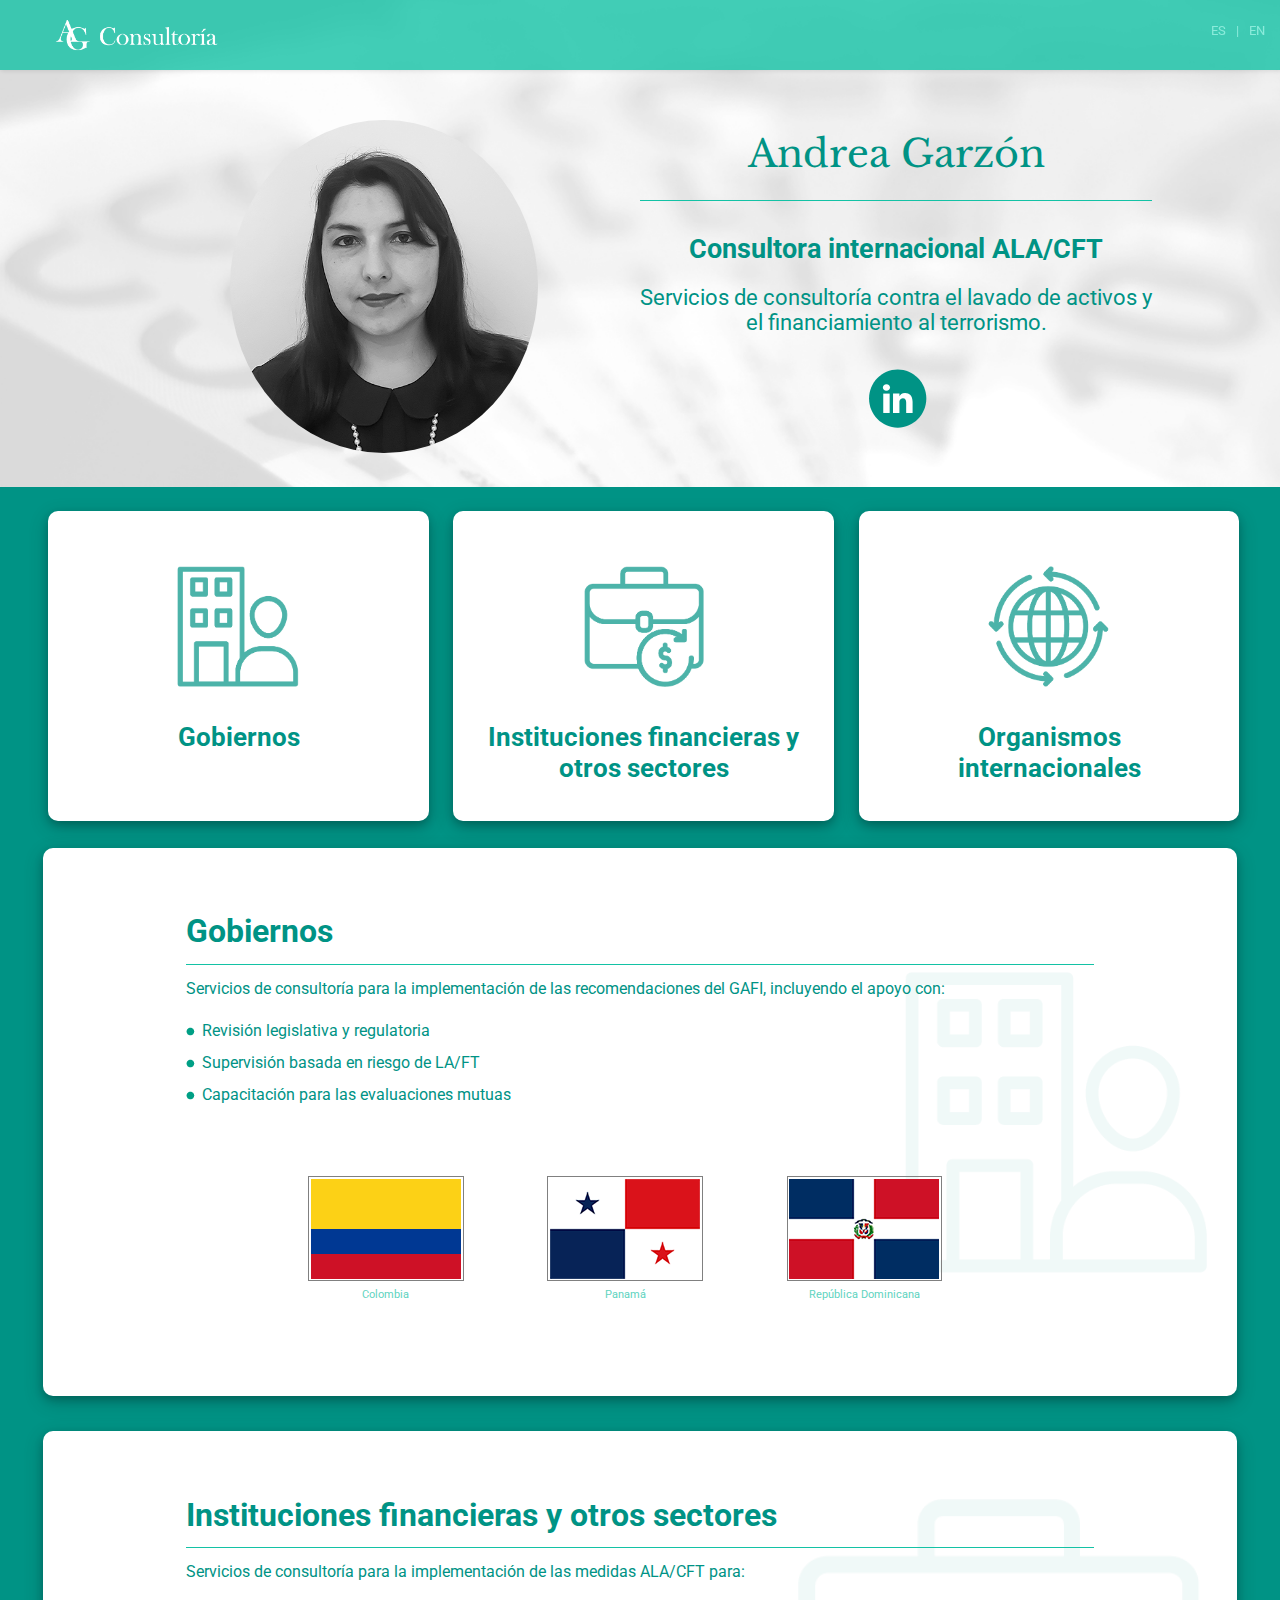
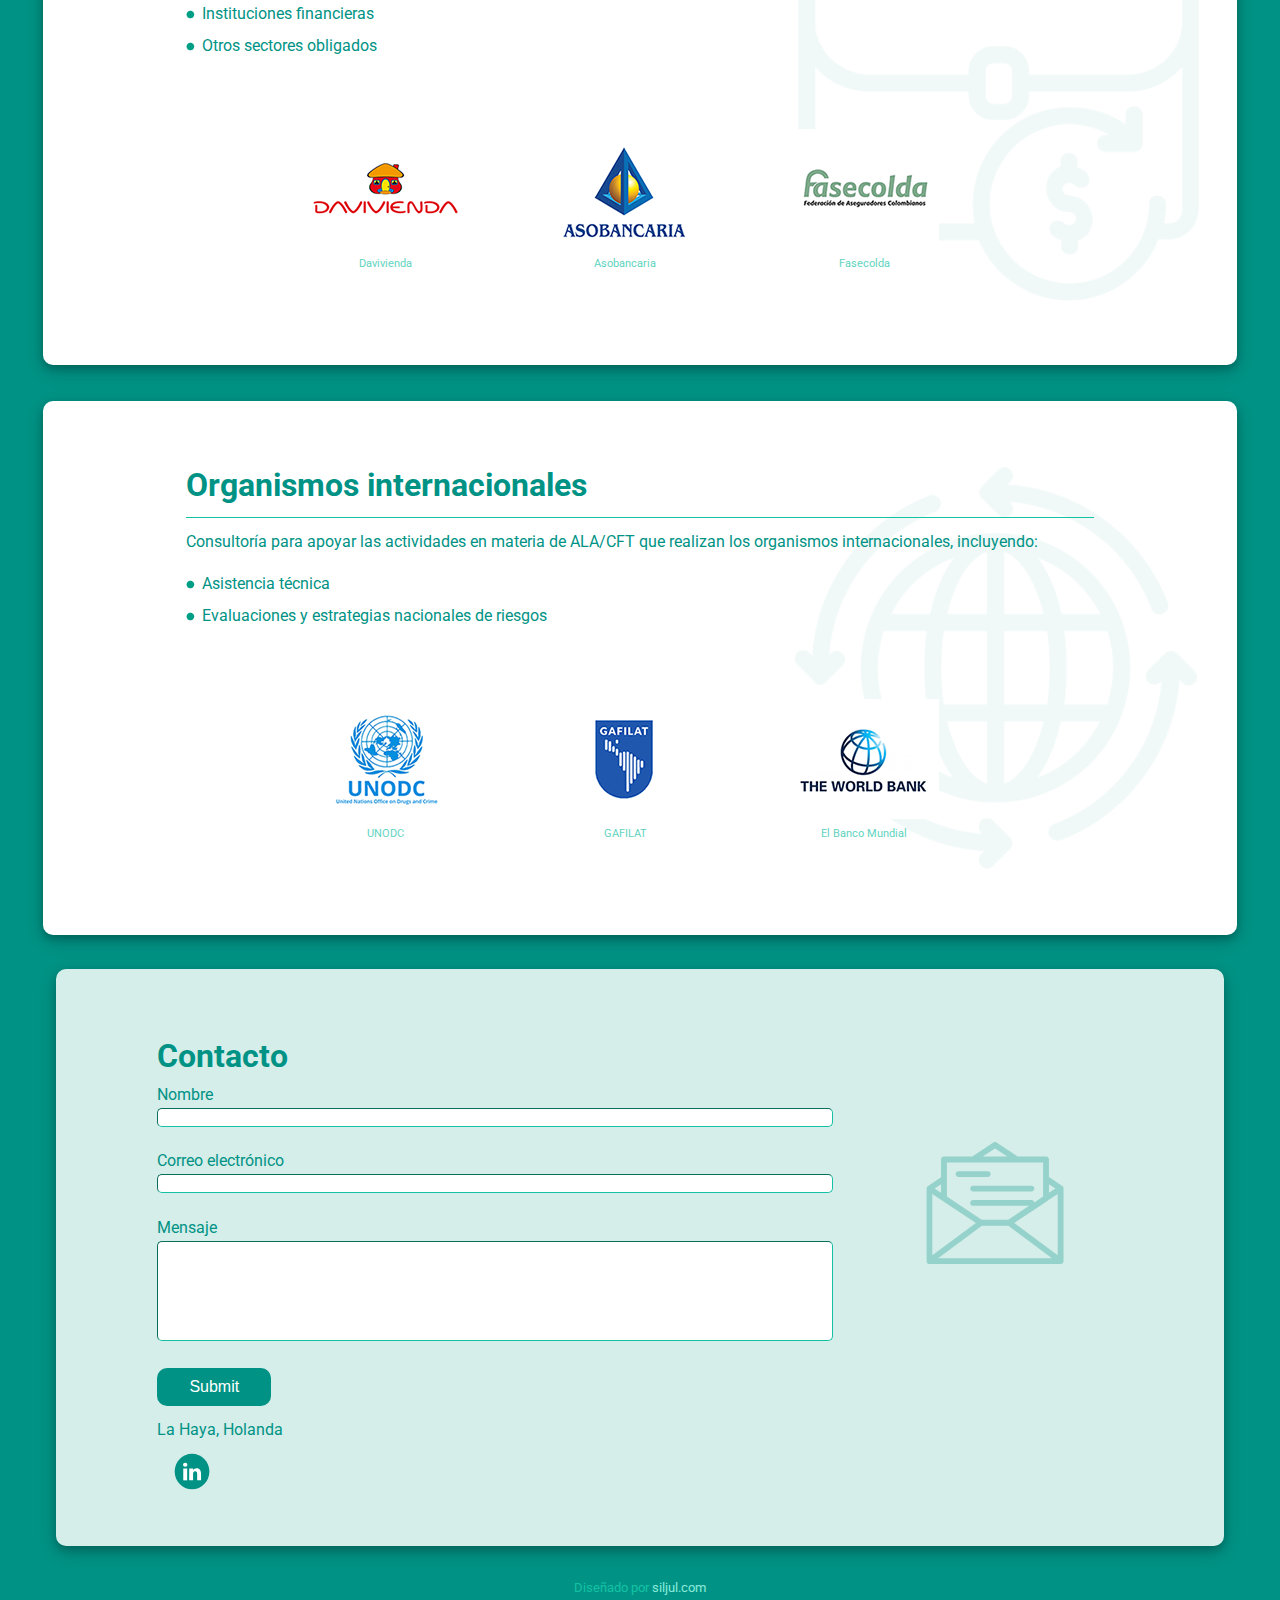
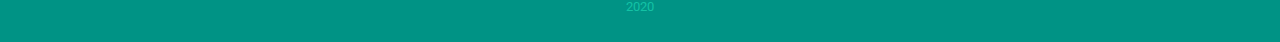
<file: ag-git-2/index.html>
<!DOCTYPE html>
<html lang="es">
<head>
    <title>AG Consultoria</title>
   <meta charset="UTF-8">
   <meta name = 'viewport' content='width=device-width, initial-scale=1'>
   <link rel="stylesheet" href="css/default.css">
   <link rel="stylesheet" href="css/styles.css">
   <link href="https://fonts.googleapis.com/css?family=Libre+Baskerville&display=swap" rel="stylesheet">
   <link href="https://fonts.googleapis.com/css2?family=Roboto&display=swap" rel="stylesheet">
   <link href="https://fonts.googleapis.com/css2?family=Roboto:wght@700&display=swap" rel="stylesheet">  
   <link rel="shortcut icon" href="img/favicon.ico" type="image/x-icon">
</head>


<body>

    <header>
        <div class="header">
            <img src = "img/ag_logo-white-2-02.png" class="logo" alt="Logo de AG Consultoria" height="70">
            <ul class="idioma">
                <li><a href="en/index.html">EN</a></li>
                <li>|</li>
                <li><a href="../es/index.html">ES</a></li>
            </ul>
        </div>


        <div id="intro">
            <div id="introContenido" class="filaIntro">
                <div id="introFoto" class="columnaIntro">
                    <img src = "img/ag-foto-bn.jpg" alt = "Foto de perfil de Andrea Garzón">
                </div>
                
                <div id="introTexto" class="columnaIntro">
                    <h1>Andrea Garzón</h1>
                    <hr style="height:1px;border-width:0;color:#13c2a5;background-color:#13c2a5">
                    <h2>Consultora internacional ALA/CFT</h2>
                    <p>Servicios de consultoría contra el lavado de activos y el financiamiento al terrorismo.</p>
                    <a href = "https://www.linkedin.com/in/andrea-garzon-710bb1145/"><img src = "img/linkedin-icon-01.svg" alt = "Icono LinkedIn"></a>
                </div>
            </div>
        </div>
    </header>

  
    <main>



        <section id="icon" class="filaIcon">
            
            <a href="#gobiernos">
            <div class="blancoIcon columnaIcon" >
                <img src = "img/gobierno-icono.png" alt = "Icono">
                <h2>Gobiernos</h2>
            </div>
            </a>
            
            <a href="#financieras">
            <div class="blancoIcon columnaIcon">
                <img src = "img/financieras-icono.png" alt = "Icono">
                <h2>Instituciones financieras y otros sectores</h2>
            </div>
            </a>

            <a href="#internacional">
            <div class="blancoIcon columnaIcon">
                <img src = "img/internacional-icon.png" alt = "Icono">
                <h2>Organismos internacionales</h2>
            </div>
            </a>

        </section> 
    
    

        <section id="info" >
            <div id="gobiernos"  class="blancoInfo">
                <h2 class="infoTitulo">Gobiernos</h2>
                <hr style="height:1px;border-width:0;color:#13c2a5;background-color:#13c2a5">
                <div class="divdescripcion">
                    <p>Servicios de consultoría para la implementación de las recomendaciones del GAFI, incluyendo el apoyo con:</p>
                    <ul>
                        <li>Revisión legislativa y regulatoria</li>
                        <li>Supervisión basada en riesgo de LA/FT</li>
                        <li>Capacitación para las evaluaciones mutuas</li>
                    </ul> 
                </div>
                <div class="filaLogos logos">
                    <figure class="columnaLogos">
                        <img class="bandera" title="Colombia" src = "img/colombia.png" alt = "Bandera de Colombia">
                        <figcaption>Colombia</figcaption>
                    </figure>
                    <figure class="columnaLogos">
                        <img class="bandera" title="Panamá" src = "img/panama.png" alt = "Bandera de Panamá">
                        <figcaption>Panamá</figcaption>
                    </figure>
                    <figure class="columnaLogos">
                        <img class="bandera" title="República Dominicana" src = "img/republica-dominicana.png" alt = "República Dominicana">
                        <figcaption>República Dominicana</figcaption>
                    </figure>
                </div>
            </div>

            <div id="financieras"  class="blancoInfo logos">
                <h2 class="infoTitulo">Instituciones financieras y otros sectores</h2>
                <hr style="height:1px;border-width:0;color:#13c2a5;background-color:#13c2a5">
                <div class="divdescripcion">
                    <p>Servicios de consultoría para la implementación de las medidas ALA/CFT para:</p>
                    <ul>
                        <li>Instituciones financieras</li>
                        <li>Otros sectores obligados</li>
                    </ul> 
                </div>
                <div class="filaLogos">
                    <figure class="columnaLogos logos">
                        <a href="https://www.davivienda.com/wps/portal/personas/nuevo">
                            <img title="Davivienda" src = "img/3-1_financial_davivienda.png" alt = "Logo de Davivienda y enlace a su página oficial.">
                        </a>
                        <figcaption>Davivienda</figcaption>
                    </figure>
                    <figure class="columnaLogos">
                        <a href="https://www.asobancaria.com/">
                            <img title="Asobancaria" src = "img/3-2_financial_asobancaria.png" alt = "Logo de ASOBANCARIA y enlace a su página oficial.">
                        </a>
                        <figcaption>Asobancaria</figcaption>
                    </figure>
                    <figure class="columnaLogos">
                        <a href="https://fasecolda.com/">
                            <img title="Fasecolda" src = "img/3-3_financial_fasecolda.png" alt = "Logo de Fasecolda y enlace a su página oficial.">
                        </a>
                        <figcaption>Fasecolda</figcaption>
                    </figure>
                </div>
            </div>

            <div id="internacional"  class="blancoInfo">
                <h2 class="infoTitulo">Organismos internacionales</h2>
                <hr style="height:1px;border-width:0;color:#13c2a5;background-color:#13c2a5">
                <div class="divdescripcion">
                    <p>Consultoría para apoyar las actividades en materia de ALA/CFT que realizan los organismos internacionales, incluyendo:</p>
                    <ul>
                        <li>Asistencia técnica</li>
                        <li>Evaluaciones y estrategias nacionales de riesgos</li>
                    </ul> 
                </div>
                <div class="filaLogos">
                    <figure class="columnaLogos">
                        <a href="https://www.unodc.org/colombia/en/index.html">
                            <img title="UNODC" src = "img/1-1_international_unodc.png" alt = "Logo de UNODC y enlace a su página oficial.">
                        </a>
                        <figcaption>UNODC</figcaption>
                    </figure>
                    <figure class="columnaLogos">
                        <a href="https://www.gafilat.org/index.php/es/">
                            <img title="GAFILAT" src = "img/1-2_international_gafilat.png" alt = "Logo de GAFILAT y enlace a su página oficial.">
                        </a>
                        <figcaption>GAFILAT</figcaption>
                    </figure>
                    <figure class="columnaLogos">
                        <a href="http://www.worldbank.org/">
                            <img title="El Banco Mundial" src = "img/1-3_international_world-bank.png" alt = "Logo de El Banco Mundial y enlace a su página oficial.">
                        </a>
                        <figcaption>El Banco Mundial</figcaption>
                    </figure>
                </div>
            </div> 
        </section>



        <section id="blancoInfoCont" class="filaContacto">
            <h2>Contacto</h2>
            <div class="columnaContacto1">
                <form id="form1">
                    <label for="name">Nombre</label><br>
                    <input type="text" id="name" name="name"><br>
                    <label for="email">Correo electrónico</label><br>
                    <input type="email" id="email" name="email"><br>
                    <label for="text">Mensaje</label><br>
                    <input type="text" id="text" name="text"><br>
                </form>    
                <button type="submit" form="form1" value="Submit">Submit</button> 
                <br>
                <br>
                <p>La Haya, Holanda</p><br>
                <a href = "https://www.linkedin.com/in/andrea-garzon-710bb1145/"><img id="contactoLink" src = "img/linkedin-icon-01.svg"  alt = "Icono LinkedIn"></a>
            </div>

            <div class="columnaContacto2">
                <img id="contactoIcon" src = "img/contactosvg-01.svg"  alt = "Icono correo">
            </div>



            
        </section>

    </main>

    <footer>
        <p>Diseñado por <a href = "http://www.siljul.com">siljul.com</a></p>
        <p>2020</p>
    </footer>

</body>
</html>
</file>
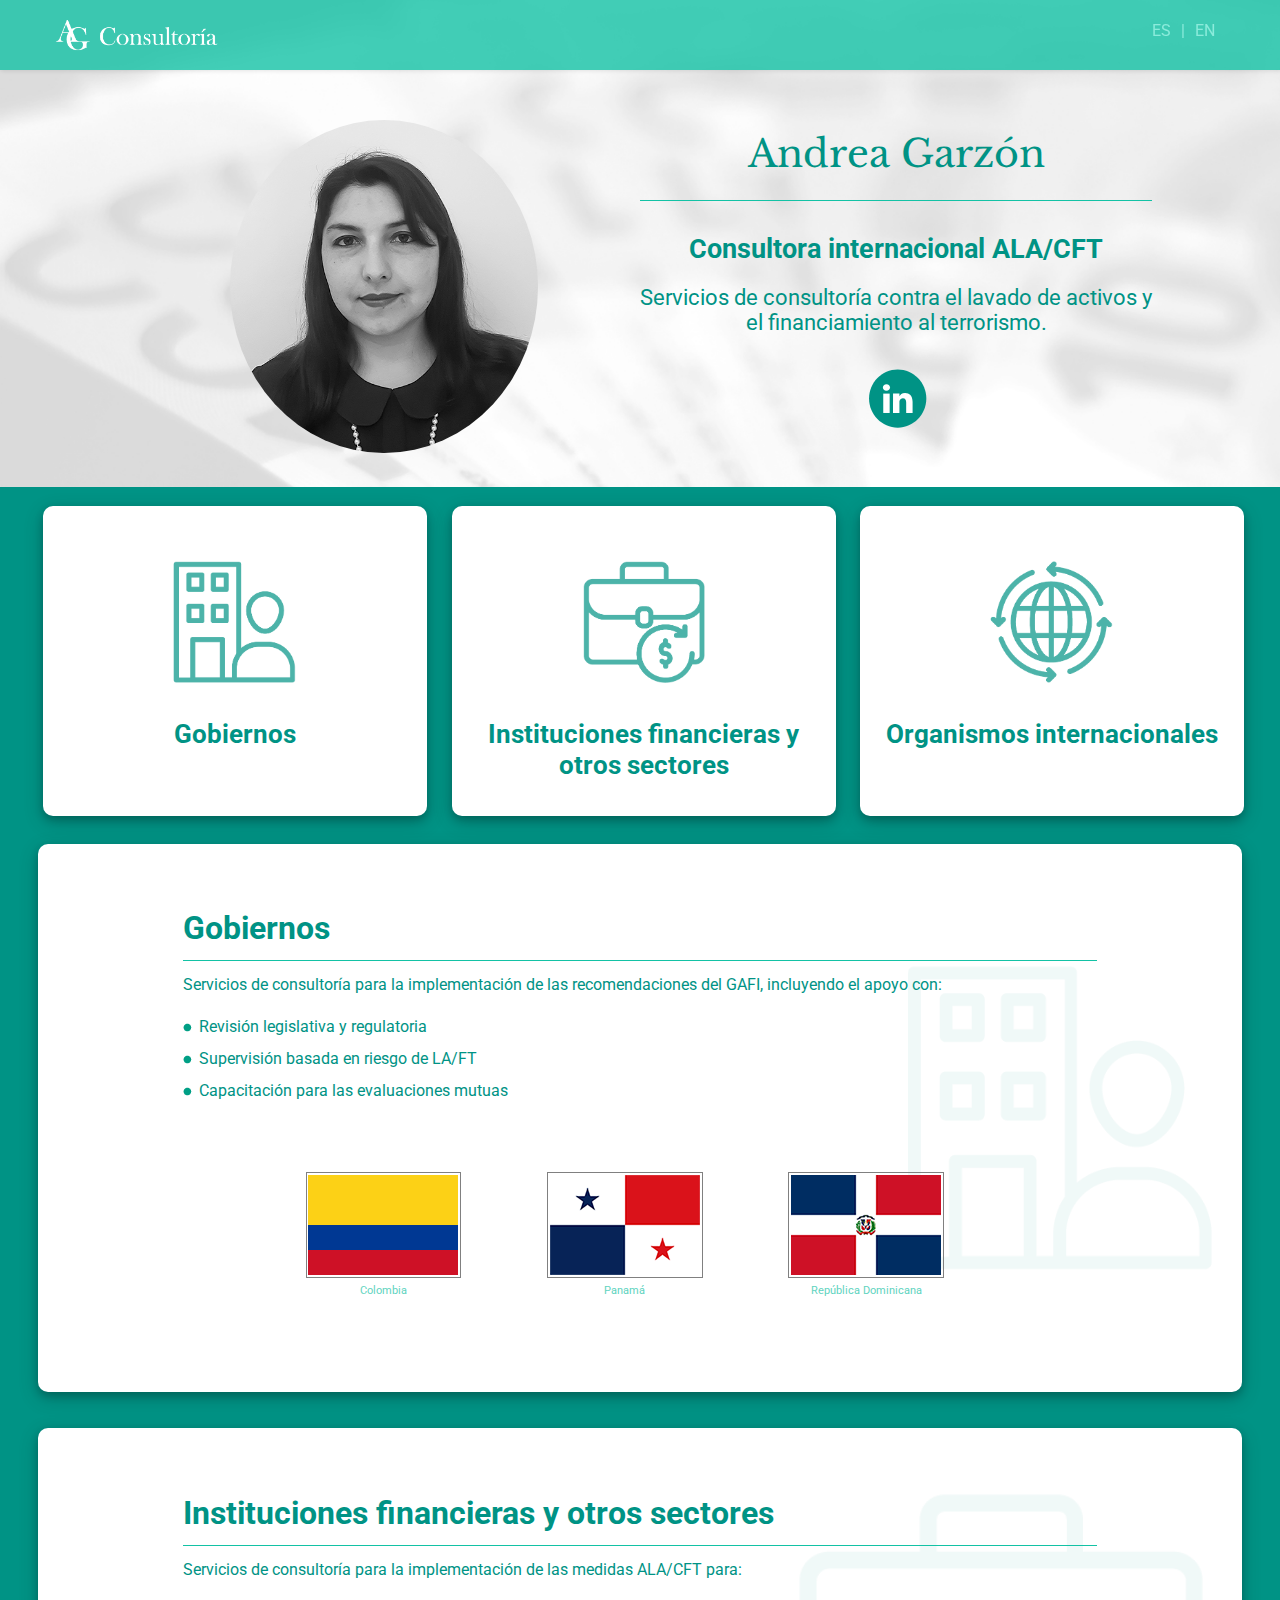
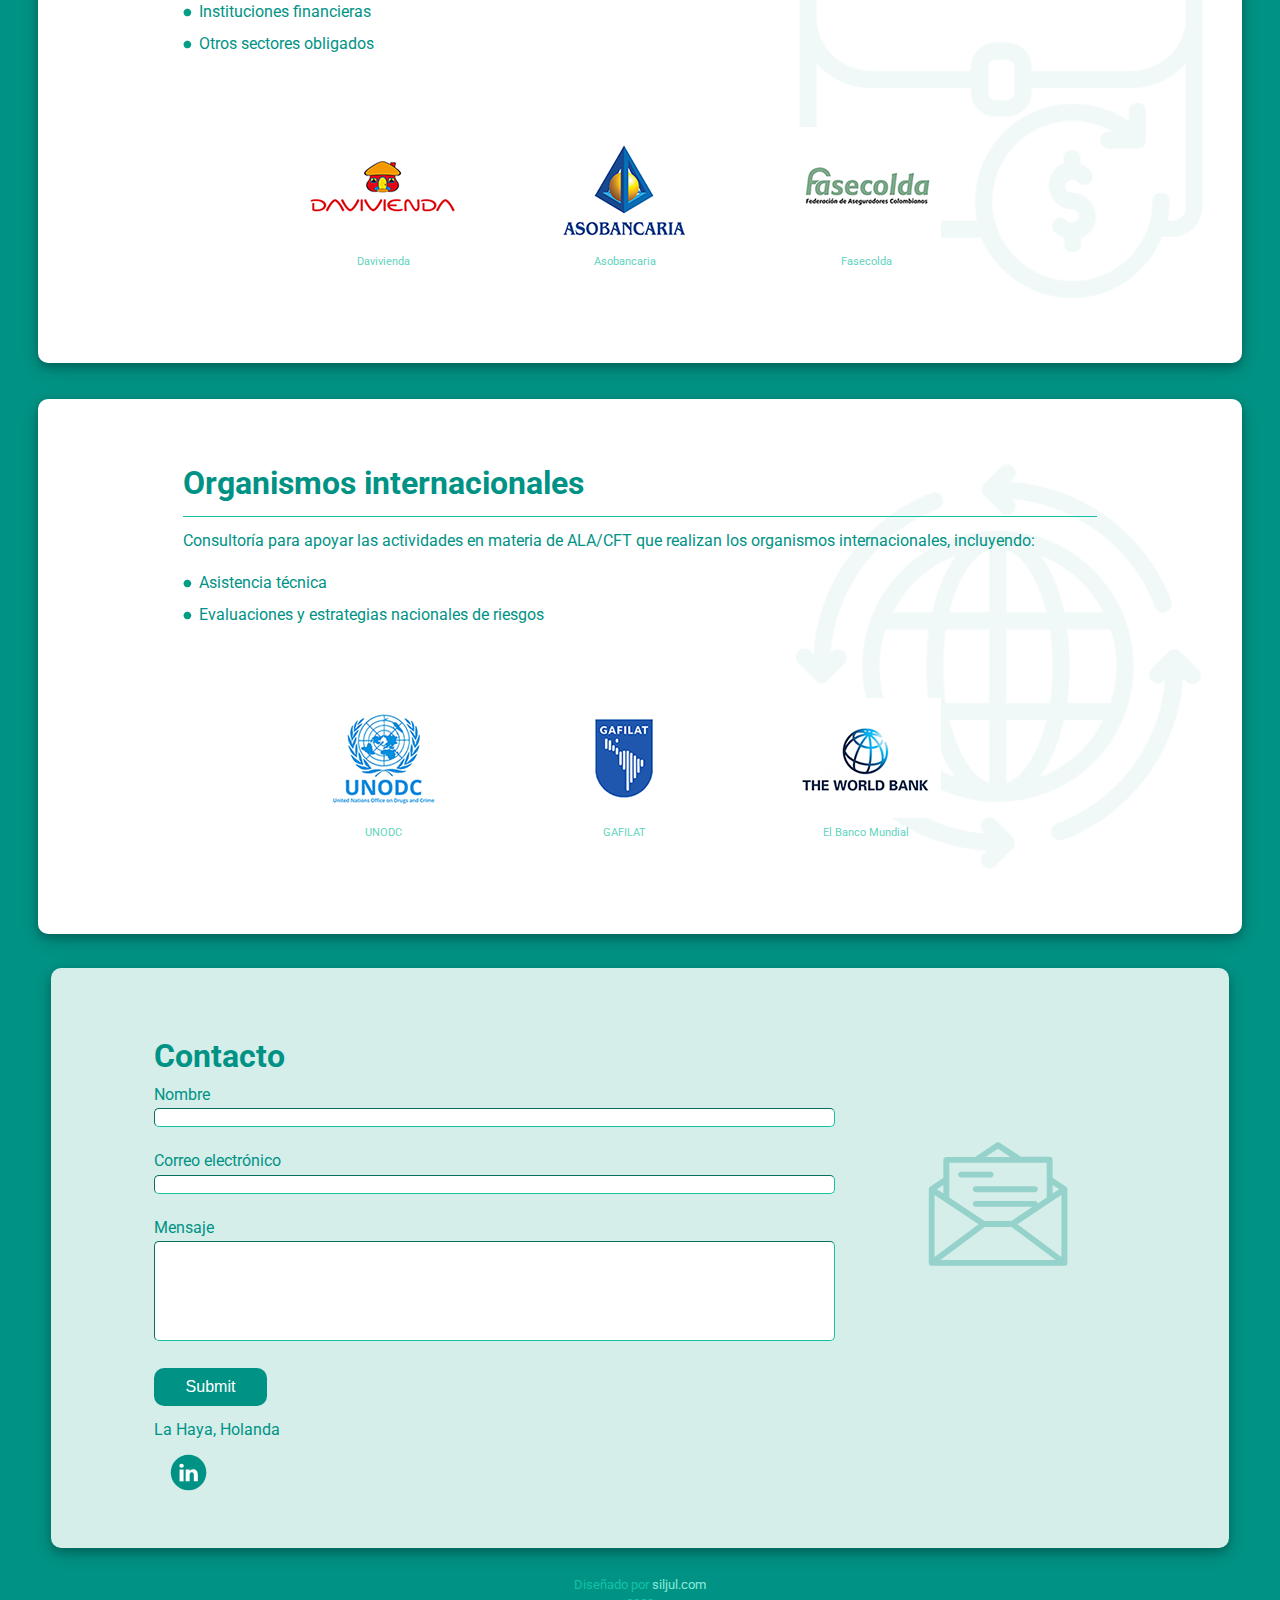
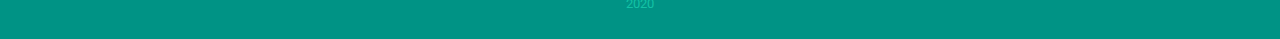
<file: ag-git-3/index.html>
<!DOCTYPE html>
<html lang="es">
<head>
    <title>AG Consultoria</title>
   <meta charset="UTF-8">
   <meta name = 'viewport' content='width=device-width, initial-scale=1'>
   <link rel="stylesheet" href="css/default.css">
   <link rel="stylesheet" href="css/styles.css">
   <link href="https://fonts.googleapis.com/css?family=Libre+Baskerville&display=swap" rel="stylesheet">
   <link href="https://fonts.googleapis.com/css2?family=Roboto&display=swap" rel="stylesheet">
   <link href="https://fonts.googleapis.com/css2?family=Roboto:wght@700&display=swap" rel="stylesheet">  
   <link rel="shortcut icon" href="img/favicon.ico" type="image/x-icon">
</head>


<body>

    <header>
        <div class="header">
            <img src = "img/ag_logo-white-2-02.png" class="logo" alt="Logo de AG Consultoria" height="70">
            <div id="idiomas">
                <ul class="idioma">
                    <li><a href="en/index.html">EN</a></li>
                    <li>|</li>
                    <li><a href="../es/index.html">ES</a></li>
                </ul>
            </div>
        </div>


        <div id="intro">
            <div id="introContenido" class="filaIntro">
                <div id="introFoto" class="columnaIntro">
                    <img src = "img/ag-foto-bn.jpg" alt = "Foto de perfil de Andrea Garzón">
                </div>
                
                <div id="introTexto" class="columnaIntro">
                    <h1>Andrea Garzón</h1>
                    <hr style="height:1px;border-width:0;color:#13c2a5;background-color:#13c2a5">
                    <h2>Consultora internacional ALA/CFT</h2>
                    <p>Servicios de consultoría contra el lavado de activos y el financiamiento al terrorismo.</p>
                    <a href = "https://www.linkedin.com/in/andrea-garzon-710bb1145/"><img src = "img/linkedin-icon-01.svg" alt = "Icono LinkedIn"></a>
                </div>
            </div>
        </div>
    </header>

  
    <main>



        <section id="icon" class="filaIcon">
            
            <a href="#gobiernos">
            <div class="blancoIcon columnaIcon" >
                <img src = "img/gobierno-icono.png" alt = "Icono">
                <h2>Gobiernos</h2>
            </div>
            </a>
            
            <a href="#financieras">
            <div class="blancoIcon columnaIcon">
                <img src = "img/financieras-icono.png" alt = "Icono">
                <h2>Instituciones financieras y otros sectores</h2>
            </div>
            </a>

            <a href="#internacional">
            <div class="blancoIcon columnaIcon">
                <img src = "img/internacional-icon.png" alt = "Icono">
                <h2>Organismos internacionales</h2>
            </div>
            </a>

        </section> 
    
    

        <section id="info" >
            <div id="gobiernos"  class="blancoInfo">
                <h2 class="infoTitulo">Gobiernos</h2>
                <hr style="height:1px;border-width:0;color:#13c2a5;background-color:#13c2a5">
                <div class="divdescripcion">
                    <p>Servicios de consultoría para la implementación de las recomendaciones del GAFI, incluyendo el apoyo con:</p>
                    <ul>
                        <li>Revisión legislativa y regulatoria</li>
                        <li>Supervisión basada en riesgo de LA/FT</li>
                        <li>Capacitación para las evaluaciones mutuas</li>
                    </ul> 
                </div>
                <div class="filaLogos logos">
                    <figure class="columnaLogos">
                        <img class="bandera" title="Colombia" src = "img/colombia.png" alt = "Bandera de Colombia">
                        <figcaption>Colombia</figcaption>
                    </figure>
                    <figure class="columnaLogos">
                        <img class="bandera" title="Panamá" src = "img/panama.png" alt = "Bandera de Panamá">
                        <figcaption>Panamá</figcaption>
                    </figure>
                    <figure class="columnaLogos">
                        <img class="bandera" title="República Dominicana" src = "img/republica-dominicana.png" alt = "República Dominicana">
                        <figcaption>República Dominicana</figcaption>
                    </figure>
                </div>
            </div>

            <div id="financieras"  class="blancoInfo logos">
                <h2 class="infoTitulo">Instituciones financieras y otros sectores</h2>
                <hr style="height:1px;border-width:0;color:#13c2a5;background-color:#13c2a5">
                <div class="divdescripcion">
                    <p>Servicios de consultoría para la implementación de las medidas ALA/CFT para:</p>
                    <ul>
                        <li>Instituciones financieras</li>
                        <li>Otros sectores obligados</li>
                    </ul> 
                </div>
                <div class="filaLogos">
                    <figure class="columnaLogos logos">
                        <a href="https://www.davivienda.com/wps/portal/personas/nuevo">
                            <img title="Davivienda" src = "img/3-1_financial_davivienda.png" alt = "Logo de Davivienda y enlace a su página oficial.">
                        </a>
                        <figcaption>Davivienda</figcaption>
                    </figure>
                    <figure class="columnaLogos">
                        <a href="https://www.asobancaria.com/">
                            <img title="Asobancaria" src = "img/3-2_financial_asobancaria.png" alt = "Logo de ASOBANCARIA y enlace a su página oficial.">
                        </a>
                        <figcaption>Asobancaria</figcaption>
                    </figure>
                    <figure class="columnaLogos">
                        <a href="https://fasecolda.com/">
                            <img title="Fasecolda" src = "img/3-3_financial_fasecolda.png" alt = "Logo de Fasecolda y enlace a su página oficial.">
                        </a>
                        <figcaption>Fasecolda</figcaption>
                    </figure>
                </div>
            </div>

            <div id="internacional"  class="blancoInfo">
                <h2 class="infoTitulo">Organismos internacionales</h2>
                <hr style="height:1px;border-width:0;color:#13c2a5;background-color:#13c2a5">
                <div class="divdescripcion">
                    <p>Consultoría para apoyar las actividades en materia de ALA/CFT que realizan los organismos internacionales, incluyendo:</p>
                    <ul>
                        <li>Asistencia técnica</li>
                        <li>Evaluaciones y estrategias nacionales de riesgos</li>
                    </ul> 
                </div>
                <div class="filaLogos">
                    <figure class="columnaLogos">
                        <a href="https://www.unodc.org/colombia/en/index.html">
                            <img title="UNODC" src = "img/1-1_international_unodc.png" alt = "Logo de UNODC y enlace a su página oficial.">
                        </a>
                        <figcaption>UNODC</figcaption>
                    </figure>
                    <figure class="columnaLogos">
                        <a href="https://www.gafilat.org/index.php/es/">
                            <img title="GAFILAT" src = "img/1-2_international_gafilat.png" alt = "Logo de GAFILAT y enlace a su página oficial.">
                        </a>
                        <figcaption>GAFILAT</figcaption>
                    </figure>
                    <figure class="columnaLogos">
                        <a href="http://www.worldbank.org/">
                            <img title="El Banco Mundial" src = "img/1-3_international_world-bank.png" alt = "Logo de El Banco Mundial y enlace a su página oficial.">
                        </a>
                        <figcaption>El Banco Mundial</figcaption>
                    </figure>
                </div>
            </div> 
        </section>



        <section id="blancoInfoCont" class="filaContacto">
            <h2>Contacto</h2>
            <div class="columnaContacto1">
                <form id="form1">
                    <label for="name">Nombre</label><br>
                    <input type="text" id="name" name="name"><br>
                    <label for="email">Correo electrónico</label><br>
                    <input type="email" id="email" name="email"><br>
                    <label for="text">Mensaje</label><br>
                    <input type="text" id="text" name="text"><br>
                </form>    
                <button type="submit" form="form1" value="Submit">Submit</button> 
                <br>
                <br>
                <p>La Haya, Holanda</p><br>
                <a href = "https://www.linkedin.com/in/andrea-garzon-710bb1145/"><img id="contactoLink" src = "img/linkedin-icon-01.svg"  alt = "Icono LinkedIn"></a>
            </div>

            <div class="columnaContacto2">
                <img id="contactoIcon" src = "img/contactosvg-01.svg"  alt = "Icono correo">
            </div>



            
        </section>

    </main>

    <footer>
        <p>Diseñado por <a href = "http://www.siljul.com">siljul.com</a></p>
        <p>2020</p>
    </footer>

</body>
</html>
</file>
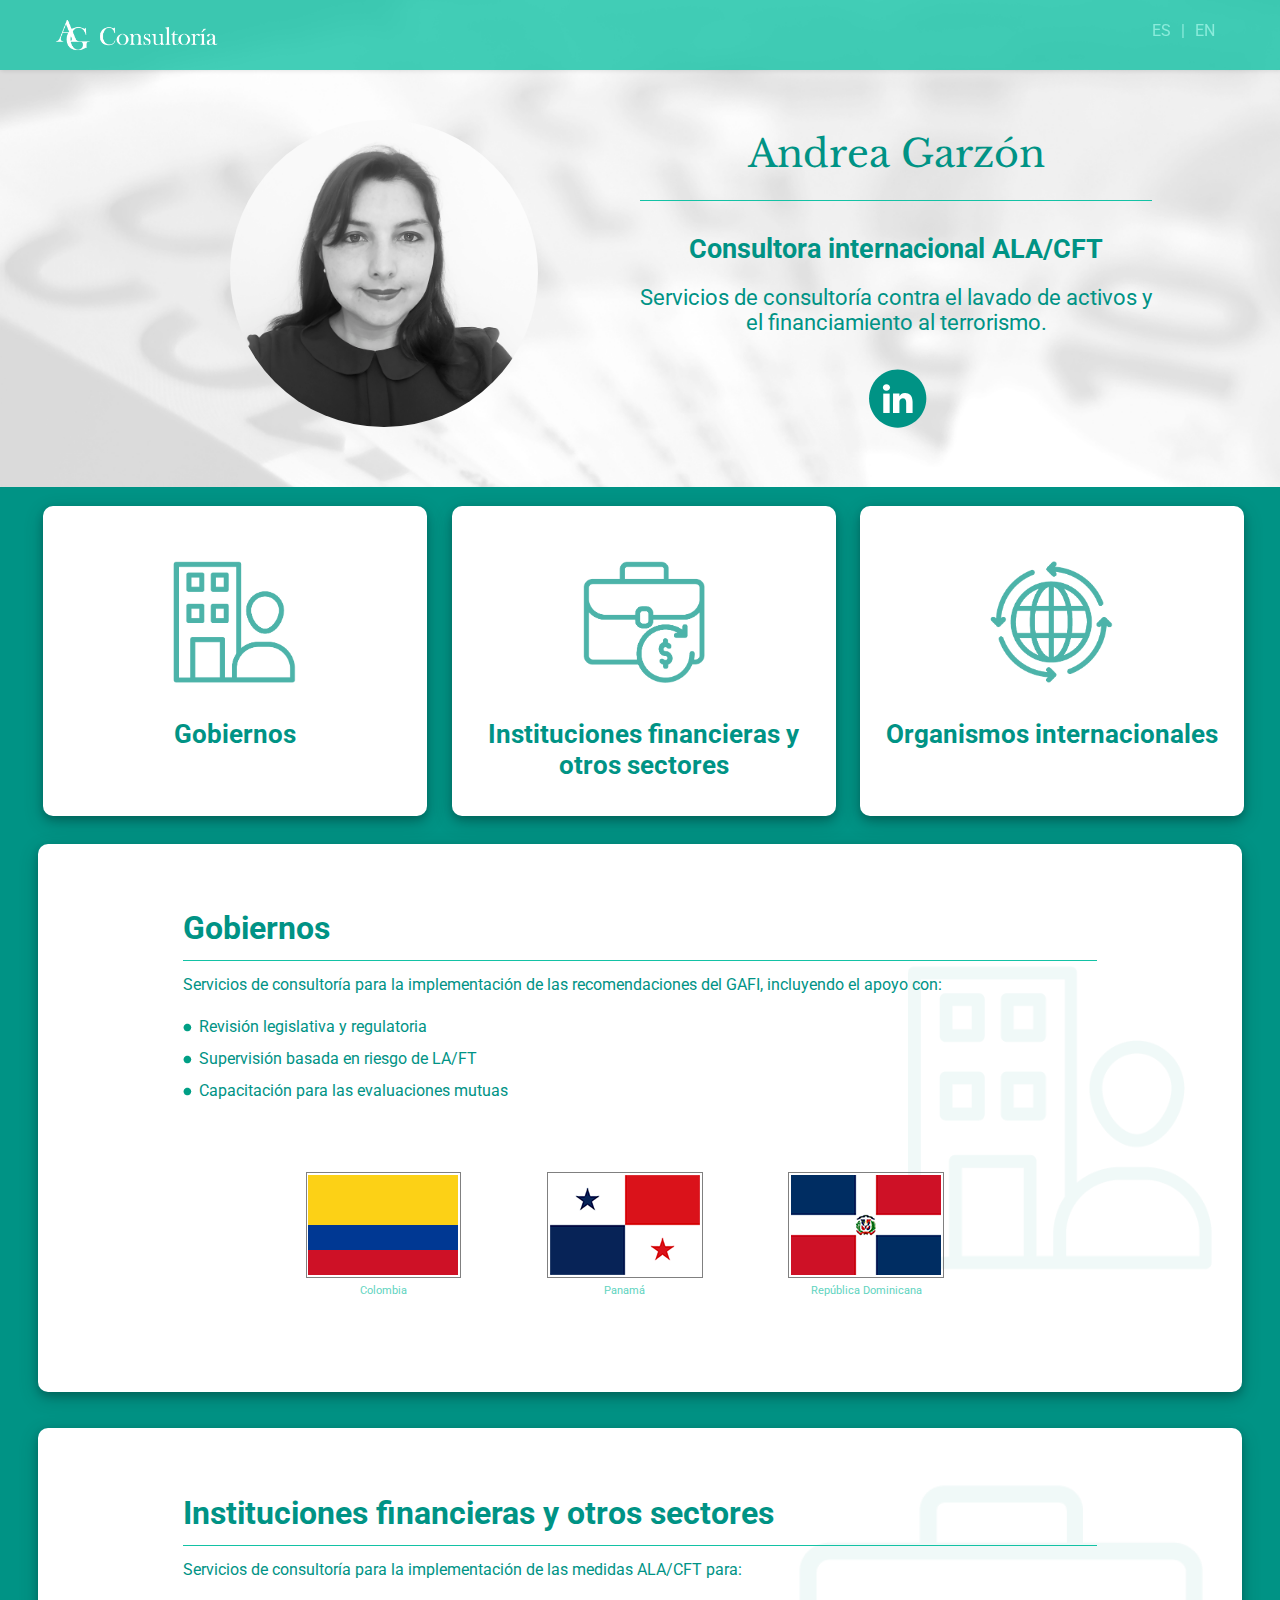
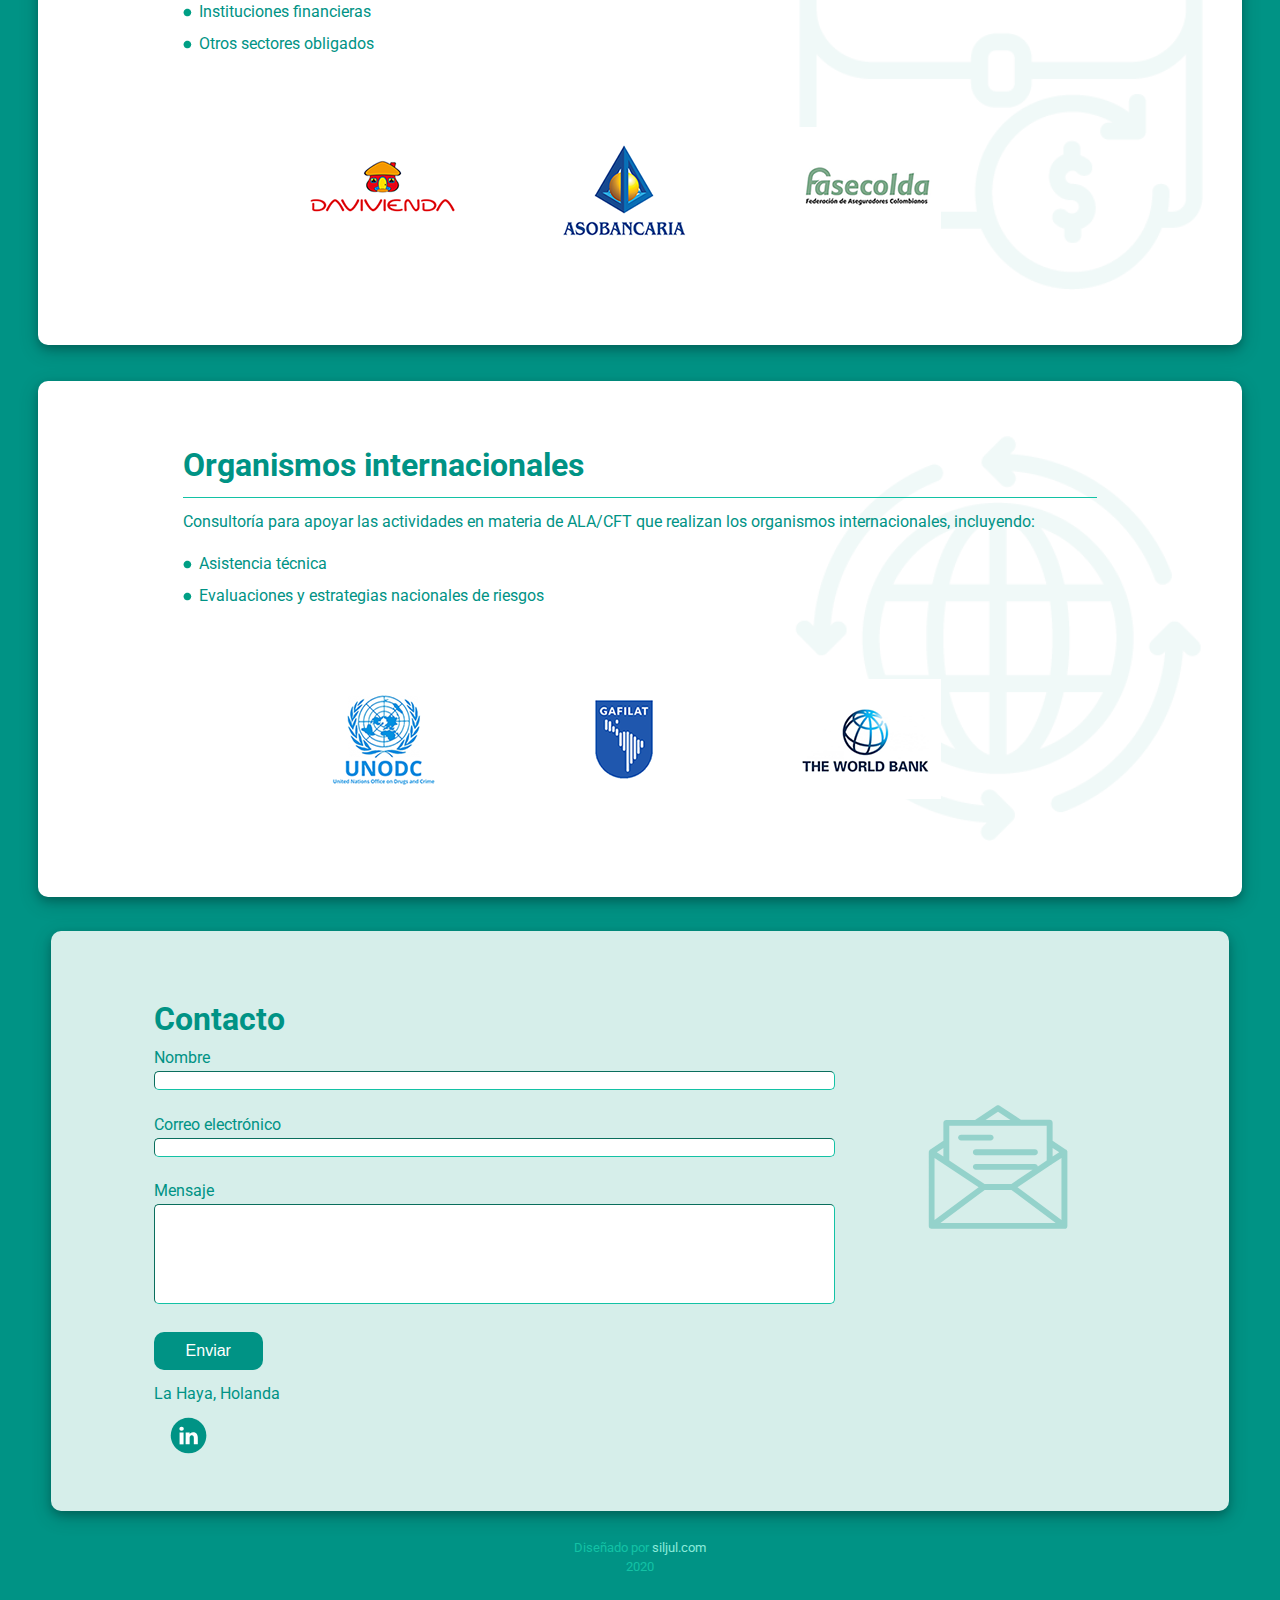
<file: ag-git-4-foto2/index.html>
<!DOCTYPE html>
<html lang="es">
<head>
    <title>AG Consultoria</title>
   <meta charset="UTF-8">
   <meta name = 'viewport' content='width=device-width, initial-scale=1'>
   <link rel="stylesheet" href="css/default.css">
   <link rel="stylesheet" href="css/styles.css">
   <link href="https://fonts.googleapis.com/css?family=Libre+Baskerville&display=swap" rel="stylesheet">
   <link href="https://fonts.googleapis.com/css2?family=Roboto&display=swap" rel="stylesheet">
   <link href="https://fonts.googleapis.com/css2?family=Roboto:wght@700&display=swap" rel="stylesheet">  
   <link rel="shortcut icon" href="img/favicon.ico" type="image/x-icon">
</head>


<body>

    <header>
        <div class="header">
            <img src = "img/ag_logo-white-2-02.png" class="logo" alt="Logo de AG Consultoria" height="70">
            <div id="idiomas">
                <ul class="idioma">
                    <li><a href="en/index.html">EN</a></li>
                    <li>|</li>
                    <li><a href="../es/index.html">ES</a></li>
                </ul>
            </div>
        </div>


        <div id="intro">
            <div id="introContenido" class="filaIntro">
                <div id="introFoto" class="columnaIntro">
                    <img src = "img/andrea-02-bn.jpg" alt = "Foto de perfil de Andrea Garzón">
                </div>
                
                <div id="introTexto" class="columnaIntro">
                    <h1>Andrea Garzón</h1>
                    <hr style="height:1px;border-width:0;color:#13c2a5;background-color:#13c2a5">
                    <h2>Consultora internacional ALA/CFT</h2>
                    <p>Servicios de consultoría contra el lavado de activos y el financiamiento al terrorismo.</p>
                    <a href = "https://www.linkedin.com/in/andrea-garzon-710bb1145/" target="_blank"><img src = "img/linkedin-icon-01.svg" alt = "Icono LinkedIn"></a>
                </div>
            </div>
        </div>
    </header>

  
    <main>



        <section id="icon" class="filaIcon">
            
            <a href="#gobiernos">
            <div class="blancoIcon columnaIcon" >
                <img src = "img/gobierno-icono.png" alt = "Icono">
                <h2>Gobiernos</h2>
            </div>
            </a>
            
            <a href="#financieras">
            <div class="blancoIcon columnaIcon">
                <img src = "img/financieras-icono.png" alt = "Icono">
                <h2>Instituciones financieras y otros sectores</h2>
            </div>
            </a>

            <a href="#internacional">
            <div class="blancoIcon columnaIcon">
                <img src = "img/internacional-icon.png" alt = "Icono">
                <h2>Organismos internacionales</h2>
            </div>
            </a>

        </section> 
    
    

        <section id="info" >
            <div id="gobiernos"  class="blancoInfo">
                <h2 class="infoTitulo">Gobiernos</h2>
                <hr style="height:1px;border-width:0;color:#13c2a5;background-color:#13c2a5">
                <div class="divdescripcion">
                    <p>Servicios de consultoría para la implementación de las recomendaciones del GAFI, incluyendo el apoyo con:</p>
                    <ul>
                        <li>Revisión legislativa y regulatoria</li>
                        <li>Supervisión basada en riesgo de LA/FT</li>
                        <li>Capacitación para las evaluaciones mutuas</li>
                    </ul> 
                </div>
                <div class="filaLogos logos">
                    <figure class="columnaLogos">
                        <img class="bandera" title="Colombia" src = "img/colombia.png" alt = "Bandera de Colombia">
                        <figcaption>Colombia</figcaption>
                    </figure>
                    <figure class="columnaLogos">
                        <img class="bandera" title="Panamá" src = "img/panama.png" alt = "Bandera de Panamá">
                        <figcaption>Panamá</figcaption>
                    </figure>
                    <figure class="columnaLogos">
                        <img class="bandera" title="República Dominicana" src = "img/republica-dominicana.png" alt = "República Dominicana">
                        <figcaption>República Dominicana</figcaption>
                    </figure>
                </div>
            </div>

            <div id="financieras"  class="blancoInfo logos">
                <h2 class="infoTitulo">Instituciones financieras y otros sectores</h2>
                <hr style="height:1px;border-width:0;color:#13c2a5;background-color:#13c2a5">
                <div class="divdescripcion">
                    <p>Servicios de consultoría para la implementación de las medidas ALA/CFT para:</p>
                    <ul>
                        <li>Instituciones financieras</li>
                        <li>Otros sectores obligados</li>
                    </ul> 
                </div>
                <div class="filaLogos">
                    <figure class="columnaLogos logos">
                        <a href="https://www.davivienda.com/wps/portal/personas/nuevo">
                            <img title="Davivienda" src = "img/3-1_financial_davivienda.png" alt = "Logo de Davivienda y enlace a su página oficial.">
                        </a>
                        
                    </figure>
                    <figure class="columnaLogos">
                        <a href="https://www.asobancaria.com/">
                            <img title="Asobancaria" src = "img/3-2_financial_asobancaria.png" alt = "Logo de ASOBANCARIA y enlace a su página oficial.">
                        </a>
                        
                    </figure>
                    <figure class="columnaLogos">
                        <a href="https://fasecolda.com/">
                            <img title="Fasecolda" src = "img/3-3_financial_fasecolda.png" alt = "Logo de Fasecolda y enlace a su página oficial.">
                        </a>
                        
                    </figure>
                </div>
            </div>

            <div id="internacional"  class="blancoInfo">
                <h2 class="infoTitulo">Organismos internacionales</h2>
                <hr style="height:1px;border-width:0;color:#13c2a5;background-color:#13c2a5">
                <div class="divdescripcion">
                    <p>Consultoría para apoyar las actividades en materia de ALA/CFT que realizan los organismos internacionales, incluyendo:</p>
                    <ul>
                        <li>Asistencia técnica</li>
                        <li>Evaluaciones y estrategias nacionales de riesgos</li>
                    </ul> 
                </div>
                <div class="filaLogos">
                    <figure class="columnaLogos">
                        <a href="https://www.unodc.org/colombia/en/index.html">
                            <img title="UNODC" src = "img/1-1_international_unodc.png" alt = "Logo de UNODC y enlace a su página oficial.">
                        </a>
                        
                    </figure>
                    <figure class="columnaLogos">
                        <a href="https://www.gafilat.org/index.php/es/">
                            <img title="GAFILAT" src = "img/1-2_international_gafilat.png" alt = "Logo de GAFILAT y enlace a su página oficial.">
                        </a>
                        
                    </figure>
                    <figure class="columnaLogos">
                        <a href="http://www.worldbank.org/">
                            <img title="El Banco Mundial" src = "img/1-3_international_world-bank.png" alt = "Logo de El Banco Mundial y enlace a su página oficial.">
                        </a>
                       
                    </figure>
                </div>
            </div> 
        </section>



        <section id="blancoInfoCont" class="filaContacto">
            <h2>Contacto</h2>
            <div class="columnaContacto1">
                <form action="" id="form1">
                    <label for="name">Nombre</label><br>
                    <input type="text" id="name" name="name"><br>
                    <label for="email">Correo electrónico</label><br>
                    <input type="email" id="email" name="email"><br>
                    <label for="text">Mensaje</label><br>
                    <input type="text" id="text" name="text"><br>
                </form>    
                <button type="submit" form="form1" value="Submit">Enviar</button>
                


                <br>
                <br>
                <p>La Haya, Holanda</p><br>
                <a href = "https://www.linkedin.com/in/andrea-garzon-710bb1145/" target="_blank"><img id="contactoLink" src = "img/linkedin-icon-01.svg"  alt = "Icono LinkedIn"></a>
            </div>

            <div class="columnaContacto2">
                <img id="contactoIcon" src = "img/contactosvg-01.svg"  alt = "Icono correo">
            </div>



            
        </section>

    </main>

    <footer>
        <p>Diseñado por <a href = "http://www.siljul.com" target="_blank">siljul.com</a></p>
        <p>2020</p>
    </footer>

</body>
</html>
</file>
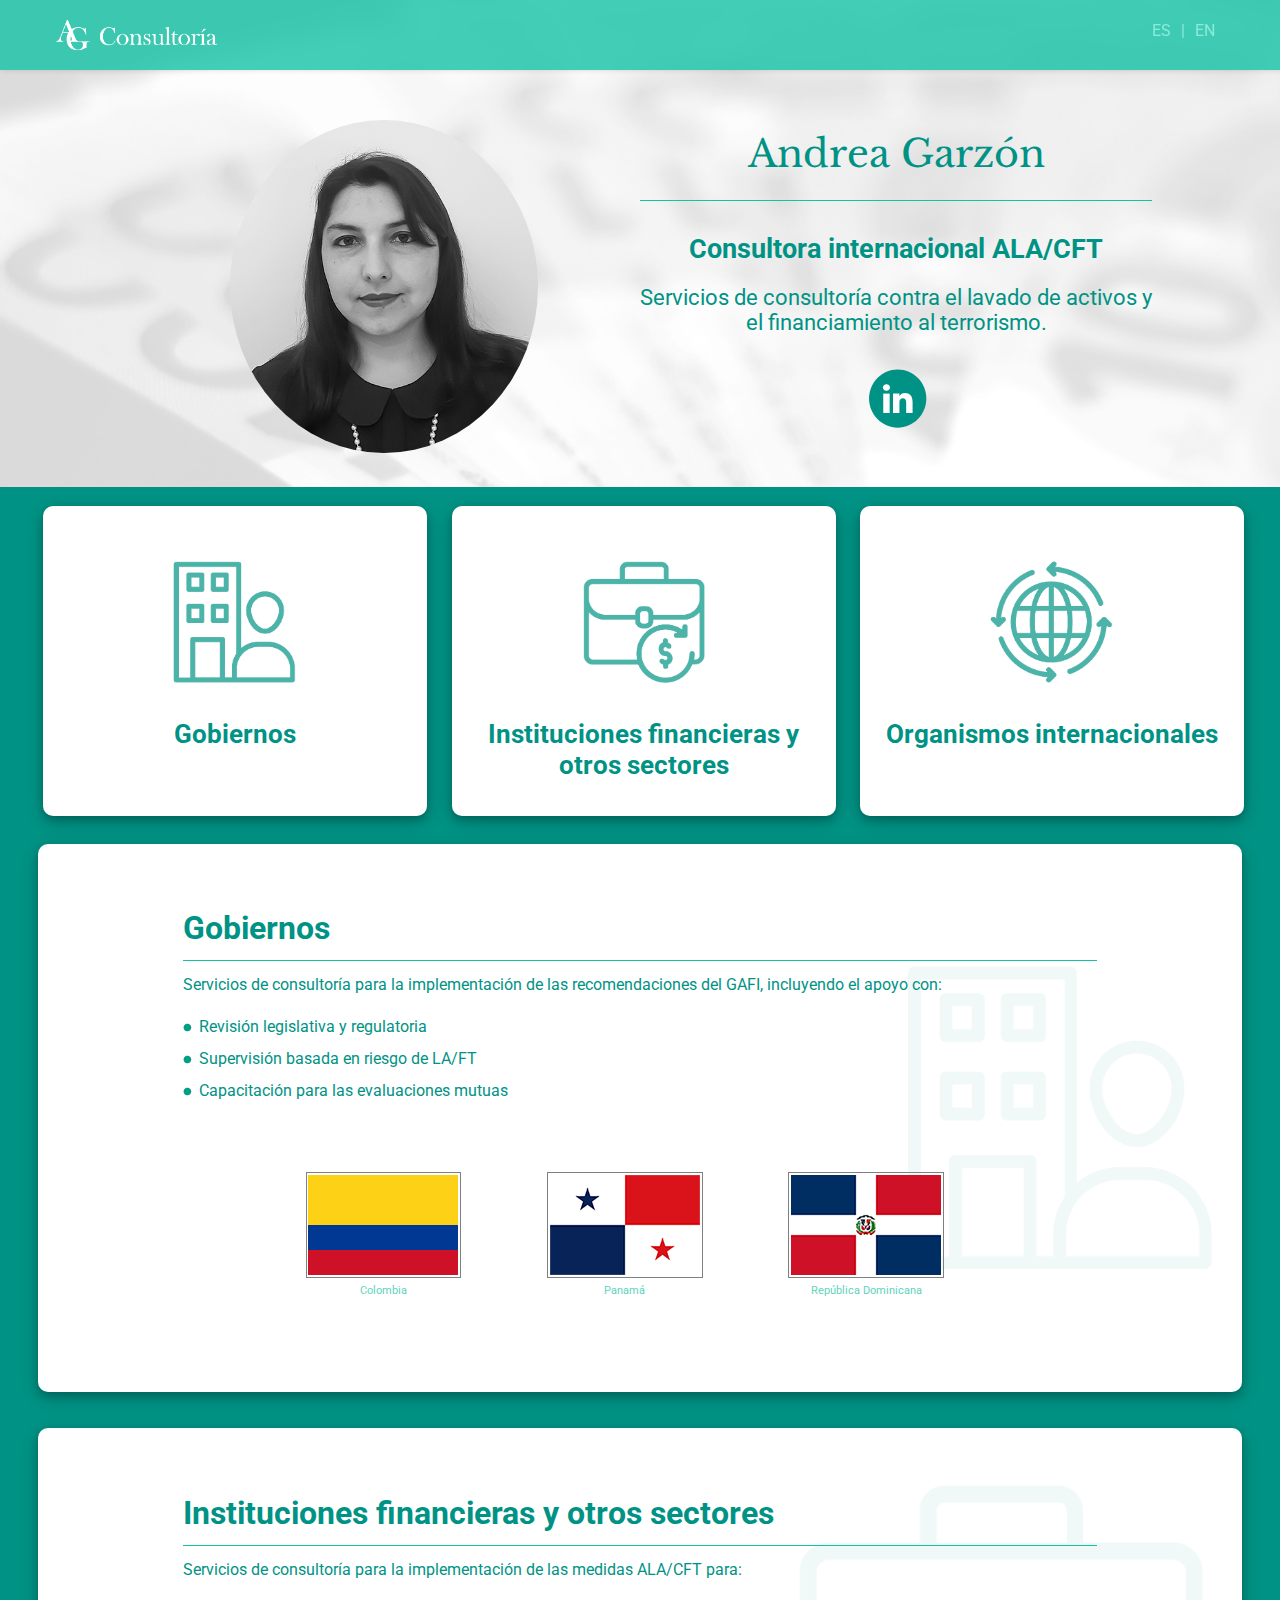
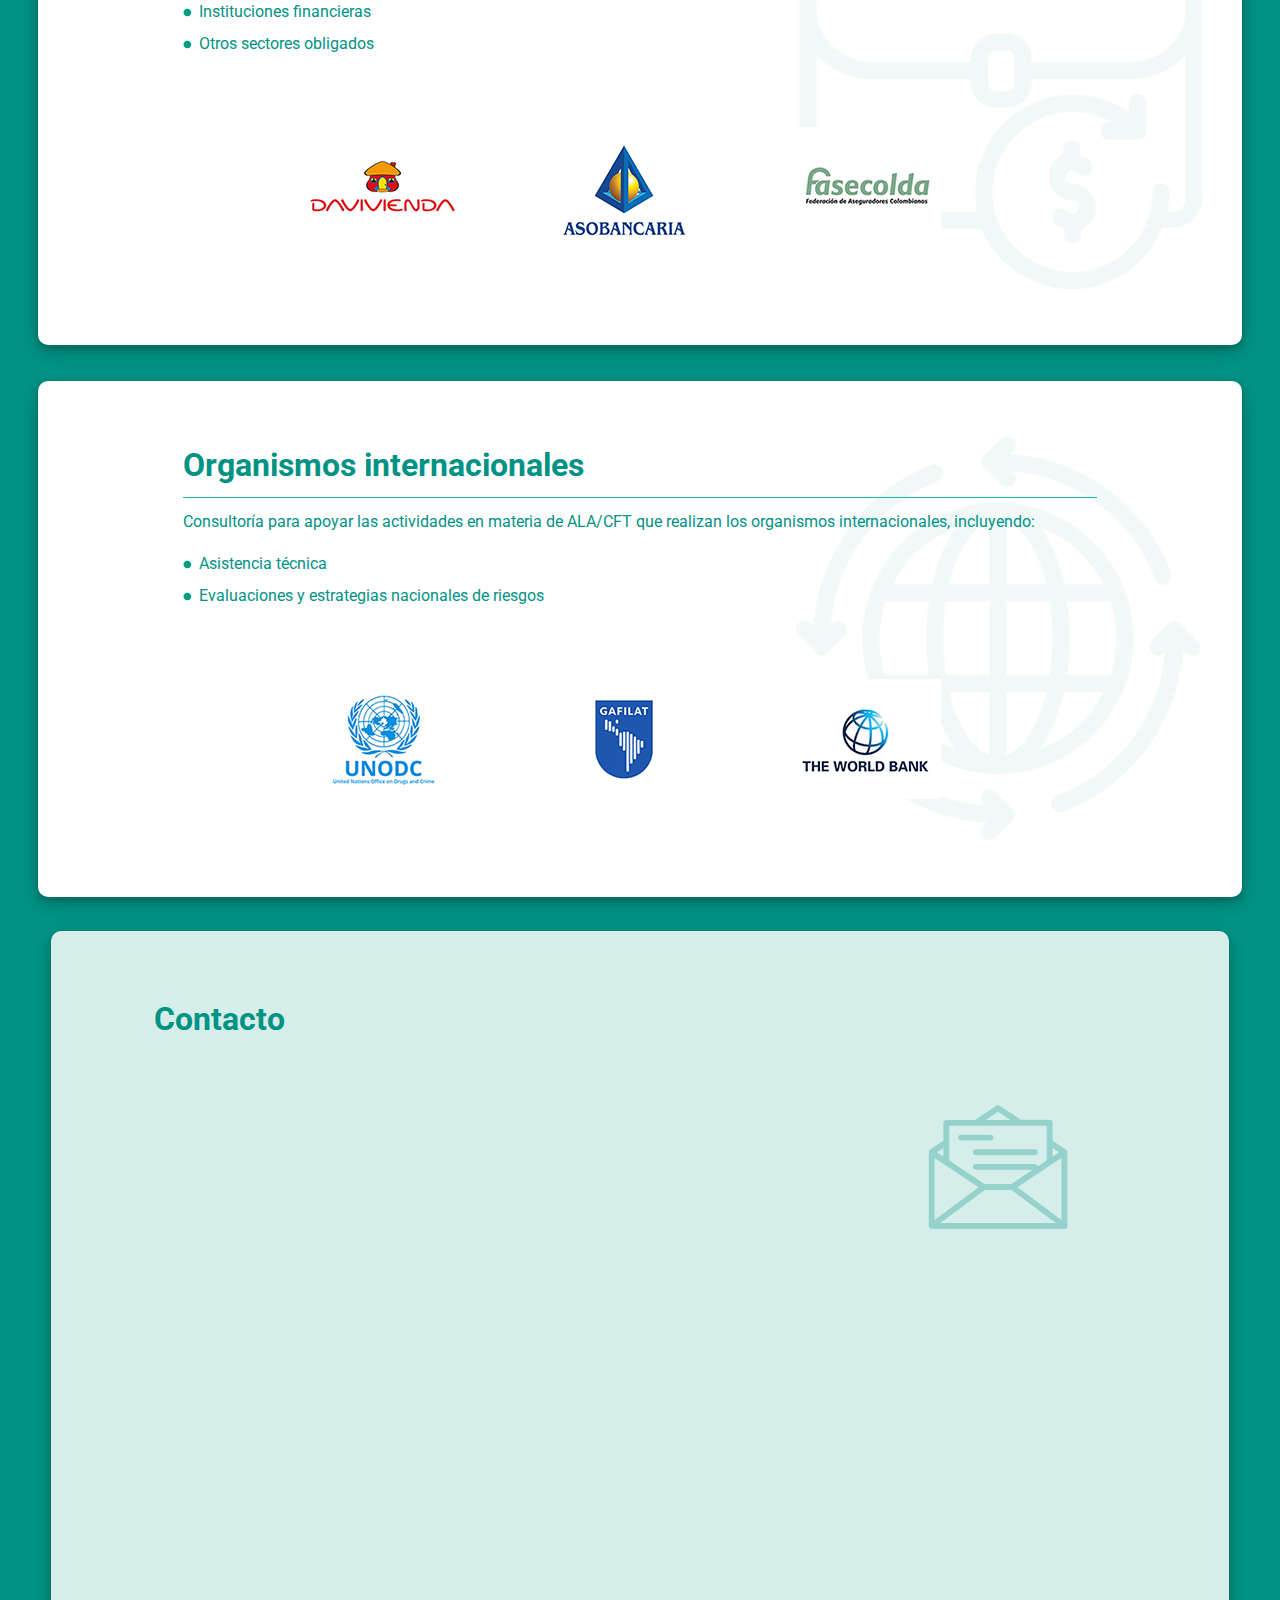
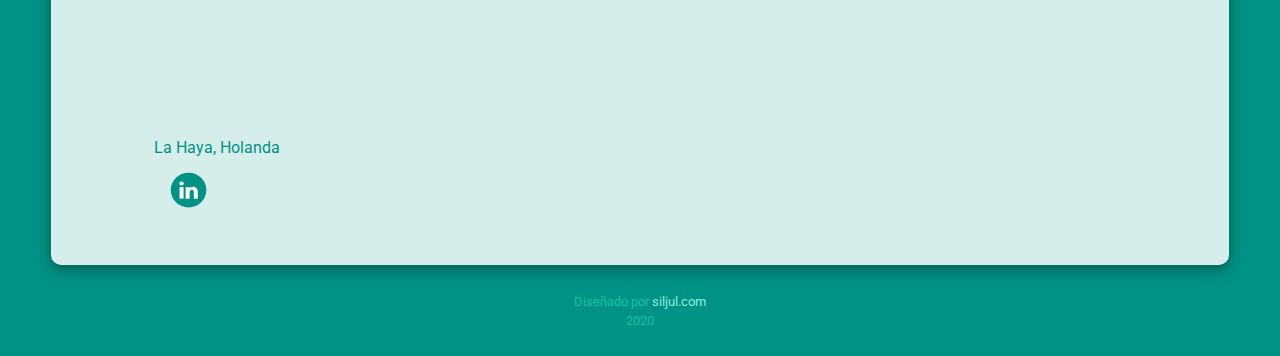
<file: ag-git-4/index.html>
<!DOCTYPE html>
<html lang="es">
<head>
    <title>AG Consultoria</title>
   <meta charset="UTF-8">
   <meta name = 'viewport' content='width=device-width, initial-scale=1'>
   <link rel="stylesheet" href="css/default.css">
   <link rel="stylesheet" href="css/styles.css">
   <link href="https://fonts.googleapis.com/css?family=Libre+Baskerville&display=swap" rel="stylesheet">
   <link href="https://fonts.googleapis.com/css2?family=Roboto&display=swap" rel="stylesheet">
   <link href="https://fonts.googleapis.com/css2?family=Roboto:wght@700&display=swap" rel="stylesheet">  
   <link rel="shortcut icon" href="img/favicon.ico" type="image/x-icon">
</head>


<body>

    <header>
        <div class="header">
            <img src = "img/ag_logo-white-2-02.png" class="logo" alt="Logo de AG Consultoria" height="70">
            <div id="idiomas">
                <ul class="idioma">
                    <li><a href="en/index.html">EN</a></li>
                    <li>|</li>
                    <li><a href="../es/index.html">ES</a></li>
                </ul>
            </div>
        </div>


        <div id="intro">
            <div id="introContenido" class="filaIntro">
                <div id="introFoto" class="columnaIntro">
                    <img src = "img/ag-foto-bn.jpg" alt = "Foto de perfil de Andrea Garzón">
                </div>
                
                <div id="introTexto" class="columnaIntro">
                    <h1>Andrea Garzón</h1>
                    <hr style="height:1px;border-width:0;color:#13c2a5;background-color:#13c2a5">
                    <h2>Consultora internacional ALA/CFT</h2>
                    <p>Servicios de consultoría contra el lavado de activos y el financiamiento al terrorismo.</p>
                    <a href = "https://www.linkedin.com/in/andrea-garzon-710bb1145/" target="_blank"><img src = "img/linkedin-icon-01.svg" alt = "Icono LinkedIn"></a>
                </div>
            </div>
        </div>
    </header>

  
    <main>



        <section id="icon" class="filaIcon">
            
            <a href="#gobiernos">
            <div class="blancoIcon columnaIcon" >
                <img src = "img/gobierno-icono.png" alt = "Icono">
                <h2>Gobiernos</h2>
            </div>
            </a>
            
            <a href="#financieras">
            <div class="blancoIcon columnaIcon">
                <img src = "img/financieras-icono.png" alt = "Icono">
                <h2>Instituciones financieras y otros sectores</h2>
            </div>
            </a>

            <a href="#internacional">
            <div class="blancoIcon columnaIcon">
                <img src = "img/internacional-icon.png" alt = "Icono">
                <h2>Organismos internacionales</h2>
            </div>
            </a>

        </section> 
    
    

        <section id="info" >
            <div id="gobiernos"  class="blancoInfo">
                <h2 class="infoTitulo">Gobiernos</h2>
                <hr style="height:1px;border-width:0;color:#13c2a5;background-color:#13c2a5">
                <div class="divdescripcion">
                    <p>Servicios de consultoría para la implementación de las recomendaciones del GAFI, incluyendo el apoyo con:</p>
                    <ul>
                        <li>Revisión legislativa y regulatoria</li>
                        <li>Supervisión basada en riesgo de LA/FT</li>
                        <li>Capacitación para las evaluaciones mutuas</li>
                    </ul> 
                </div>
                <div class="filaLogos logos">
                    <figure class="columnaLogos">
                        <img class="bandera" title="Colombia" src = "img/colombia.png" alt = "Bandera de Colombia">
                        <figcaption>Colombia</figcaption>
                    </figure>
                    <figure class="columnaLogos">
                        <img class="bandera" title="Panamá" src = "img/panama.png" alt = "Bandera de Panamá">
                        <figcaption>Panamá</figcaption>
                    </figure>
                    <figure class="columnaLogos">
                        <img class="bandera" title="República Dominicana" src = "img/republica-dominicana.png" alt = "República Dominicana">
                        <figcaption>República Dominicana</figcaption>
                    </figure>
                </div>
            </div>

            <div id="financieras"  class="blancoInfo logos">
                <h2 class="infoTitulo">Instituciones financieras y otros sectores</h2>
                <hr style="height:1px;border-width:0;color:#13c2a5;background-color:#13c2a5">
                <div class="divdescripcion">
                    <p>Servicios de consultoría para la implementación de las medidas ALA/CFT para:</p>
                    <ul>
                        <li>Instituciones financieras</li>
                        <li>Otros sectores obligados</li>
                    </ul> 
                </div>
                <div class="filaLogos">
                    <figure class="columnaLogos logos">
                        <a href="https://www.davivienda.com/wps/portal/personas/nuevo">
                            <img title="Davivienda" src = "img/3-1_financial_davivienda.png" alt = "Logo de Davivienda y enlace a su página oficial.">
                        </a>
                        
                    </figure>
                    <figure class="columnaLogos">
                        <a href="https://www.asobancaria.com/">
                            <img title="Asobancaria" src = "img/3-2_financial_asobancaria.png" alt = "Logo de ASOBANCARIA y enlace a su página oficial.">
                        </a>
                        
                    </figure>
                    <figure class="columnaLogos">
                        <a href="https://fasecolda.com/">
                            <img title="Fasecolda" src = "img/3-3_financial_fasecolda.png" alt = "Logo de Fasecolda y enlace a su página oficial.">
                        </a>
                        
                    </figure>
                </div>
            </div>

            <div id="internacional"  class="blancoInfo">
                <h2 class="infoTitulo">Organismos internacionales</h2>
                <hr style="height:1px;border-width:0;color:#13c2a5;background-color:#13c2a5">
                <div class="divdescripcion">
                    <p>Consultoría para apoyar las actividades en materia de ALA/CFT que realizan los organismos internacionales, incluyendo:</p>
                    <ul>
                        <li>Asistencia técnica</li>
                        <li>Evaluaciones y estrategias nacionales de riesgos</li>
                    </ul> 
                </div>
                <div class="filaLogos">
                    <figure class="columnaLogos">
                        <a href="https://www.unodc.org/colombia/en/index.html">
                            <img title="UNODC" src = "img/1-1_international_unodc.png" alt = "Logo de UNODC y enlace a su página oficial.">
                        </a>
                        
                    </figure>
                    <figure class="columnaLogos">
                        <a href="https://www.gafilat.org/index.php/es/">
                            <img title="GAFILAT" src = "img/1-2_international_gafilat.png" alt = "Logo de GAFILAT y enlace a su página oficial.">
                        </a>
                        
                    </figure>
                    <figure class="columnaLogos">
                        <a href="http://www.worldbank.org/">
                            <img title="El Banco Mundial" src = "img/1-3_international_world-bank.png" alt = "Logo de El Banco Mundial y enlace a su página oficial.">
                        </a>
                       
                    </figure>
                </div>
            </div> 
        </section>



        <section id="blancoInfoCont" class="filaContacto">
            <h2>Contacto</h2>
            <div class="columnaContacto1">
            <iframe src="https://docs.google.com/forms/d/e/1FAIpQLSd8oxn8fKrcpHB8WamHd9iSPGcSm4w2xIa6n2MgQAGt8cHsoA/viewform?embedded=true" width="800" height="677" frameborder="0" marginheight="0" marginwidth="0">Loading…</iframe>
                


                <br>
                <br>
                <p>La Haya, Holanda</p><br>
                <a href = "https://www.linkedin.com/in/andrea-garzon-710bb1145/" target="_blank"><img id="contactoLink" src = "img/linkedin-icon-01.svg"  alt = "Icono LinkedIn"></a>
            </div>

            <div class="columnaContacto2">
                <img id="contactoIcon" src = "img/contactosvg-01.svg"  alt = "Icono correo">
            </div>



            
        </section>

    </main>

    <footer>
        <p>Diseñado por <a href = "http://www.siljul.com" target="_blank">siljul.com</a></p>
        <p>2020</p>
    </footer>

</body>
</html>
</file>
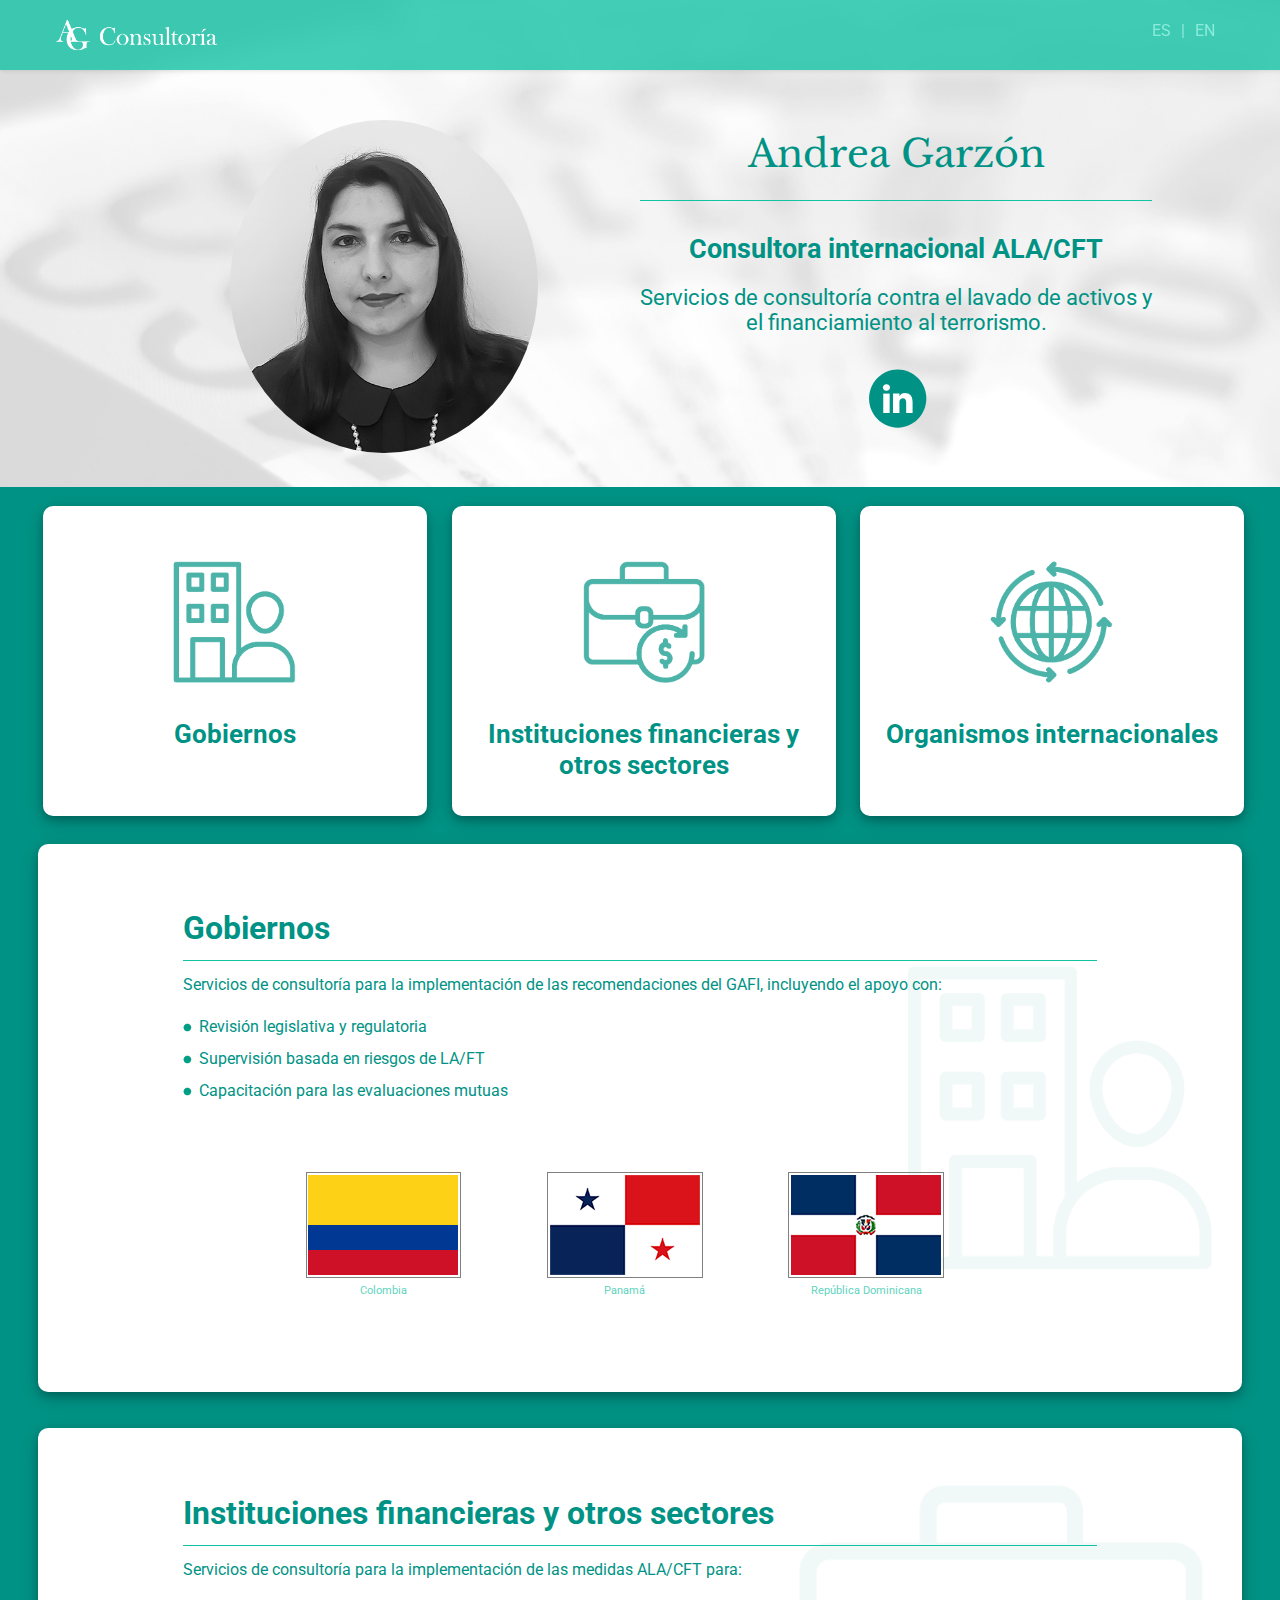
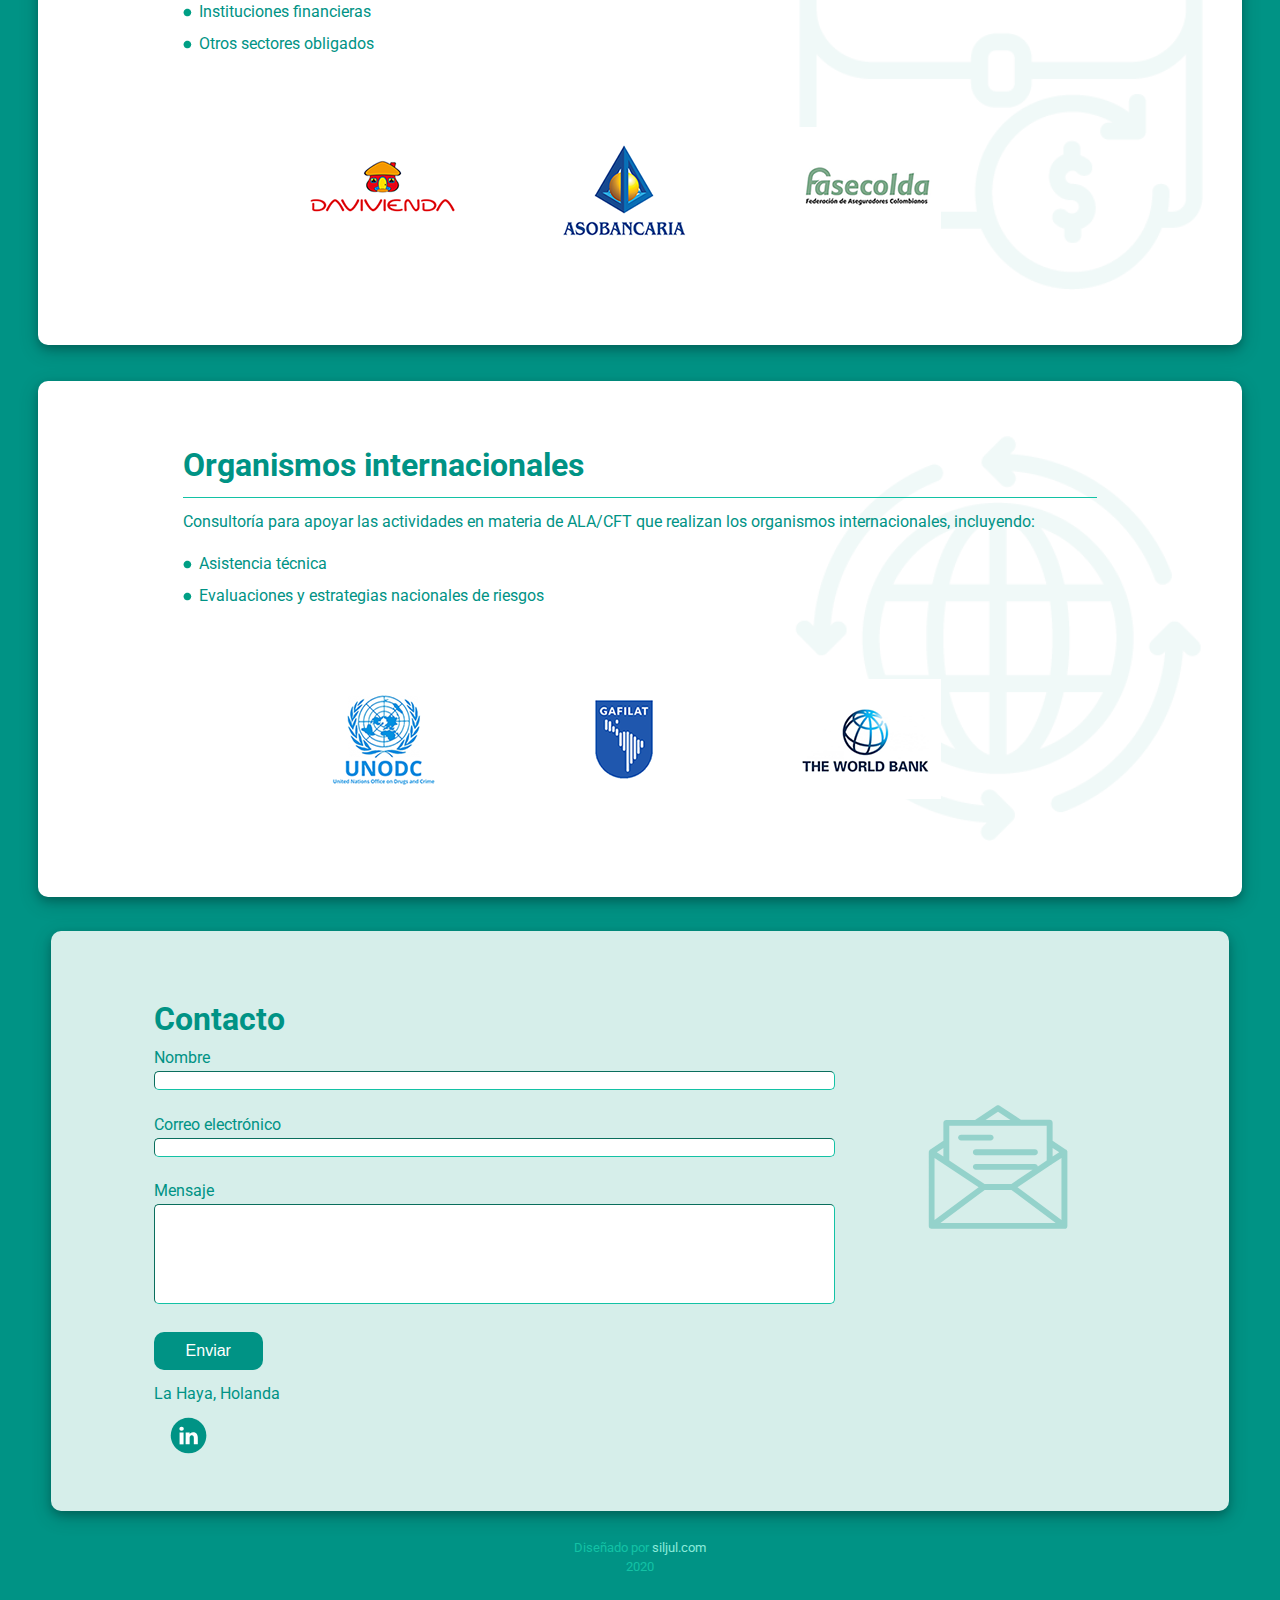
<file: ag-git-5/index.html>
<!DOCTYPE html>
<html lang="es">
<head>
    <title>AG Consultoria</title>
   <meta charset="UTF-8">
   <meta name = 'viewport' content='width=device-width, initial-scale=1'>
   <link rel="stylesheet" href="css/default.css">
   <link rel="stylesheet" href="css/styles.css">
   <link href="https://fonts.googleapis.com/css?family=Libre+Baskerville&display=swap" rel="stylesheet">
   <link href="https://fonts.googleapis.com/css2?family=Roboto&display=swap" rel="stylesheet">
   <link href="https://fonts.googleapis.com/css2?family=Roboto:wght@700&display=swap" rel="stylesheet">  
   <link rel="shortcut icon" href="img/favicon.ico" type="image/x-icon">
</head>


<body>

    <header>
        <div class="header">
            <img src = "img/ag_logo-white-2-02.png" class="logo" alt="Logo de AG Consultoria" height="70">
            <div id="idiomas">
                <ul class="idioma">
                    <li><a href="en/index.html">EN</a></li>
                    <li>|</li>
                    <li><a href="../es/index.html">ES</a></li>
                </ul>
            </div>
        </div>


        <div id="intro">
            <div id="introContenido" class="filaIntro">
                <div id="introFoto" class="columnaIntro">
                    <img src = "img/ag-foto-bn.jpg" alt = "Foto de perfil de Andrea Garzón">
                </div>
                
                <div id="introTexto" class="columnaIntro">
                    <h1>Andrea Garzón</h1>
                    <hr style="height:1px;border-width:0;color:#13c2a5;background-color:#13c2a5">
                    <h2>Consultora internacional ALA/CFT</h2>
                    <p>Servicios de consultoría contra el lavado de activos y el financiamiento al terrorismo.</p>
                    <a href = "https://www.linkedin.com/in/andrea-garzon-710bb1145/" target="_blank"><img src = "img/linkedin-icon-01.svg" alt = "Icono LinkedIn"></a>
                </div>
            </div>
        </div>
    </header>

  
    <main>



        <section id="icon" class="filaIcon">
            
            <a href="#gobiernos">
            <div class="blancoIcon columnaIcon" >
                <img src = "img/gobierno-icono.png" alt = "Icono">
                <h2>Gobiernos</h2>
            </div>
            </a>
            
            <a href="#financieras">
            <div class="blancoIcon columnaIcon">
                <img src = "img/financieras-icono.png" alt = "Icono">
                <h2>Instituciones financieras y otros sectores</h2>
            </div>
            </a>

            <a href="#internacional">
            <div class="blancoIcon columnaIcon">
                <img src = "img/internacional-icon.png" alt = "Icono">
                <h2>Organismos internacionales</h2>
            </div>
            </a>

        </section> 
    
    

        <section id="info" >
            <div id="gobiernos"  class="blancoInfo">
                <h2 class="infoTitulo">Gobiernos</h2>
                <hr style="height:1px;border-width:0;color:#13c2a5;background-color:#13c2a5">
                <div class="divdescripcion">
                    <p>Servicios de consultoría para la implementación de las recomendaciones del GAFI, incluyendo el apoyo con:</p>
                    <ul>
                        <li>Revisión legislativa y regulatoria</li>
                        <li>Supervisión basada en riesgos de LA/FT</li>
                        <li>Capacitación para las evaluaciones mutuas</li>
                    </ul> 
                </div>
                <div class="filaLogos logos">
                    <figure class="columnaLogos">
                        <img class="bandera" title="Colombia" src = "img/colombia.png" alt = "Bandera de Colombia">
                        <figcaption>Colombia</figcaption>
                    </figure>
                    <figure class="columnaLogos">
                        <img class="bandera" title="Panamá" src = "img/panama.png" alt = "Bandera de Panamá">
                        <figcaption>Panamá</figcaption>
                    </figure>
                    <figure class="columnaLogos">
                        <img class="bandera" title="República Dominicana" src = "img/republica-dominicana.png" alt = "República Dominicana">
                        <figcaption>República Dominicana</figcaption>
                    </figure>
                </div>
            </div>

            <div id="financieras"  class="blancoInfo logos">
                <h2 class="infoTitulo">Instituciones financieras y otros sectores</h2>
                <hr style="height:1px;border-width:0;color:#13c2a5;background-color:#13c2a5">
                <div class="divdescripcion">
                    <p>Servicios de consultoría para la implementación de las medidas ALA/CFT para:</p>
                    <ul>
                        <li>Instituciones financieras</li>
                        <li>Otros sectores obligados</li>
                    </ul> 
                </div>
                <div class="filaLogos">
                    <figure class="columnaLogos logos">
                        <a href="https://www.davivienda.com/wps/portal/personas/nuevo">
                            <img title="Davivienda" src = "img/3-1_financial_davivienda.png" alt = "Logo de Davivienda y enlace a su página oficial.">
                        </a>
                        
                    </figure>
                    <figure class="columnaLogos">
                        <a href="https://www.asobancaria.com/">
                            <img title="Asobancaria" src = "img/3-2_financial_asobancaria.png" alt = "Logo de ASOBANCARIA y enlace a su página oficial.">
                        </a>
                        
                    </figure>
                    <figure class="columnaLogos">
                        <a href="https://fasecolda.com/">
                            <img title="Fasecolda" src = "img/3-3_financial_fasecolda.png" alt = "Logo de Fasecolda y enlace a su página oficial.">
                        </a>
                        
                    </figure>
                </div>
            </div>

            <div id="internacional"  class="blancoInfo">
                <h2 class="infoTitulo">Organismos internacionales</h2>
                <hr style="height:1px;border-width:0;color:#13c2a5;background-color:#13c2a5">
                <div class="divdescripcion">
                    <p>Consultoría para apoyar las actividades en materia de ALA/CFT que realizan los organismos internacionales, incluyendo:</p>
                    <ul>
                        <li>Asistencia técnica</li>
                        <li>Evaluaciones y estrategias nacionales de riesgos</li>
                    </ul> 
                </div>
                <div class="filaLogos">
                    <figure class="columnaLogos">
                        <a href="https://www.unodc.org/colombia/en/index.html">
                            <img title="UNODC" src = "img/1-1_international_unodc.png" alt = "Logo de UNODC y enlace a su página oficial.">
                        </a>
                        
                    </figure>
                    <figure class="columnaLogos">
                        <a href="https://www.gafilat.org/index.php/es/">
                            <img title="GAFILAT" src = "img/1-2_international_gafilat.png" alt = "Logo de GAFILAT y enlace a su página oficial.">
                        </a>
                        
                    </figure>
                    <figure class="columnaLogos">
                        <a href="http://www.worldbank.org/">
                            <img title="El Banco Mundial" src = "img/1-3_international_world-bank.png" alt = "Logo de El Banco Mundial y enlace a su página oficial.">
                        </a>
                       
                    </figure>
                </div>
            </div> 
        </section>



        <section id="blancoInfoCont" class="filaContacto">
            <h2>Contacto</h2>
            <div class="columnaContacto1">
                <form action="https://docs.google.com/forms/u/0/d/e/1FAIpQLSd8oxn8fKrcpHB8WamHd9iSPGcSm4w2xIa6n2MgQAGt8cHsoA/formResponse" method="post" id="form1">
                    <label for="name">Nombre</label><br>
                    <input type="text" id="name" name="entry.2043022326"><br>
                    <label for="email">Correo electrónico</label><br>
                    <input type="email" id="email" name="entry.1477056832"><br>
                    <label for="text">Mensaje</label><br>
                    <input type="text" id="text" name="entry.1328796802"><br>
                </form>    
                <button type="submit" form="form1" value="Submit">Enviar</button>
                


                <br>
                <br>
                <p>La Haya, Holanda</p><br>
                <a href = "https://www.linkedin.com/in/andrea-garzon-710bb1145/" target="_blank"><img id="contactoLink" src = "img/linkedin-icon-01.svg"  alt = "Icono LinkedIn"></a>
            </div>

            <div class="columnaContacto2">
                <img id="contactoIcon" src = "img/contactosvg-01.svg"  alt = "Icono correo">
            </div>



            
        </section>

    </main>

    <footer>
        <p>Diseñado por <a href = "http://www.siljul.com" target="_blank">siljul.com</a></p>
        <p>2020</p>
    </footer>

</body>
</html>
</file>
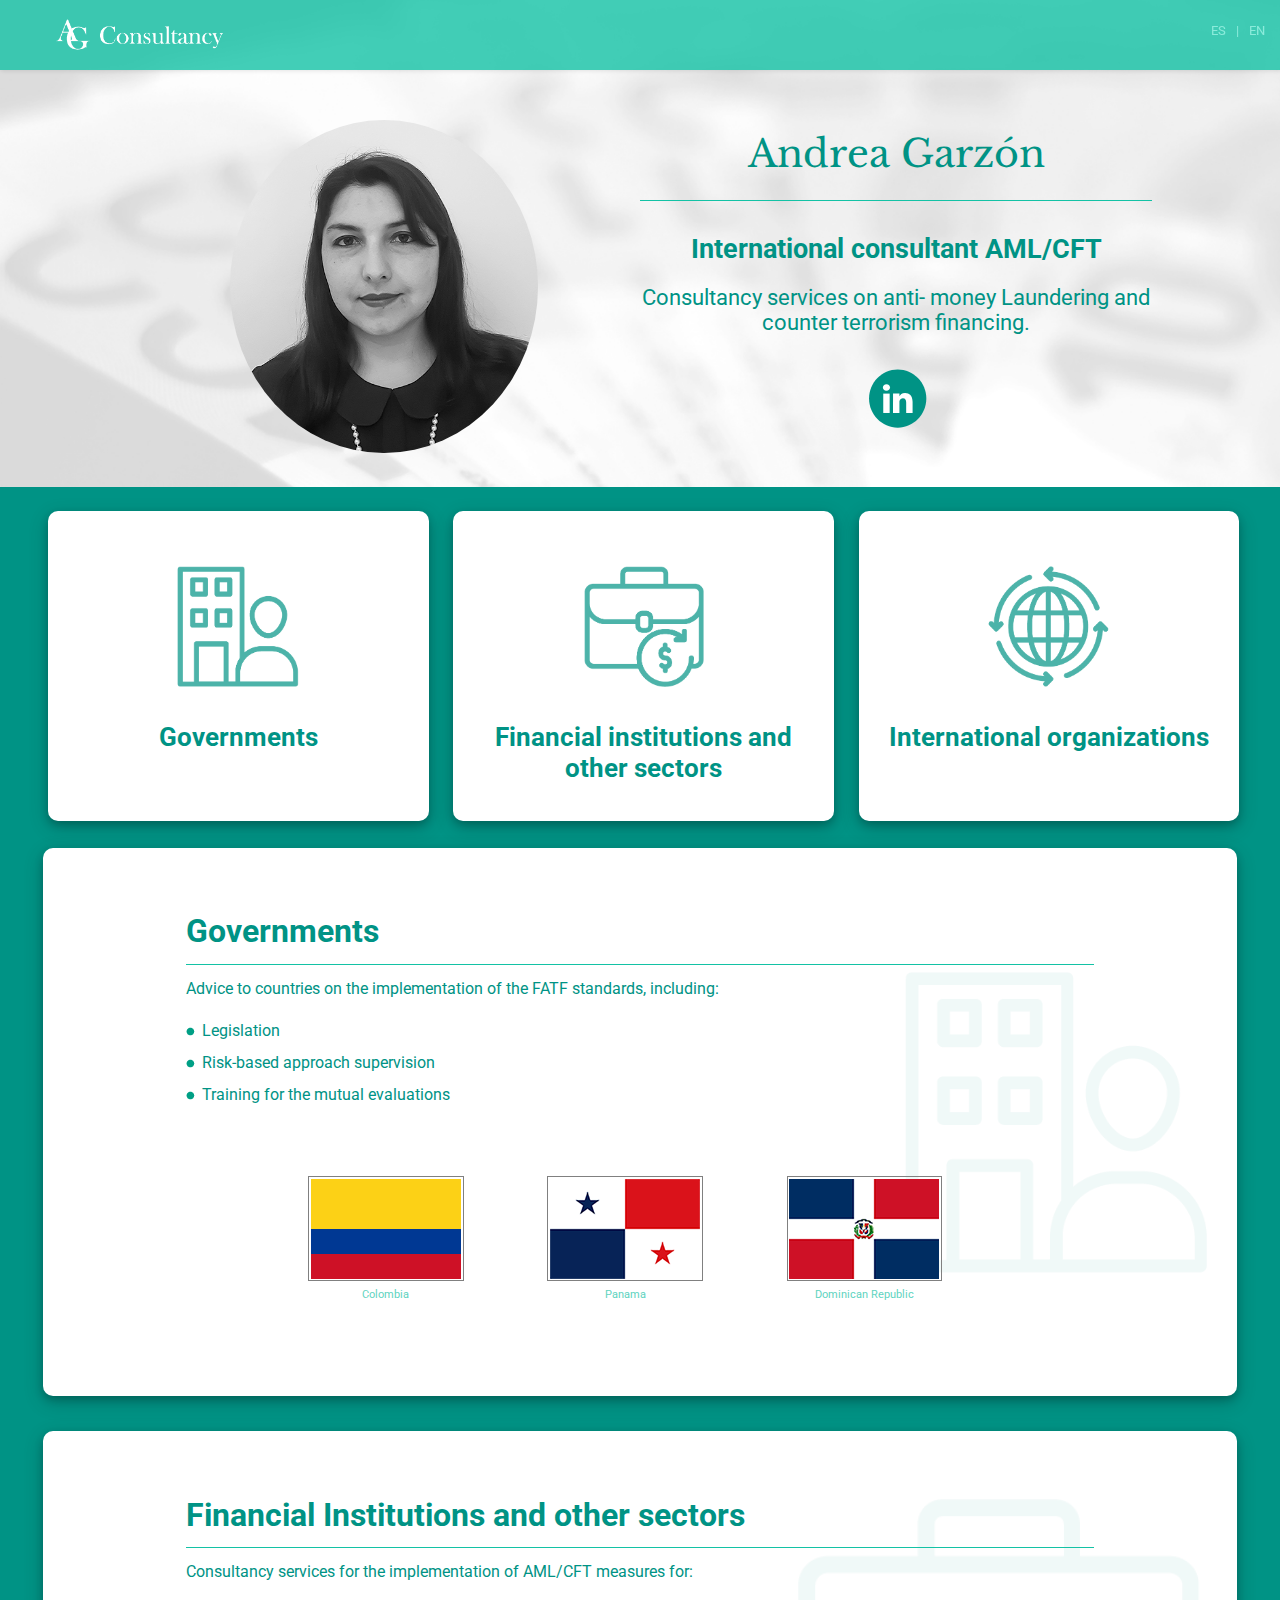
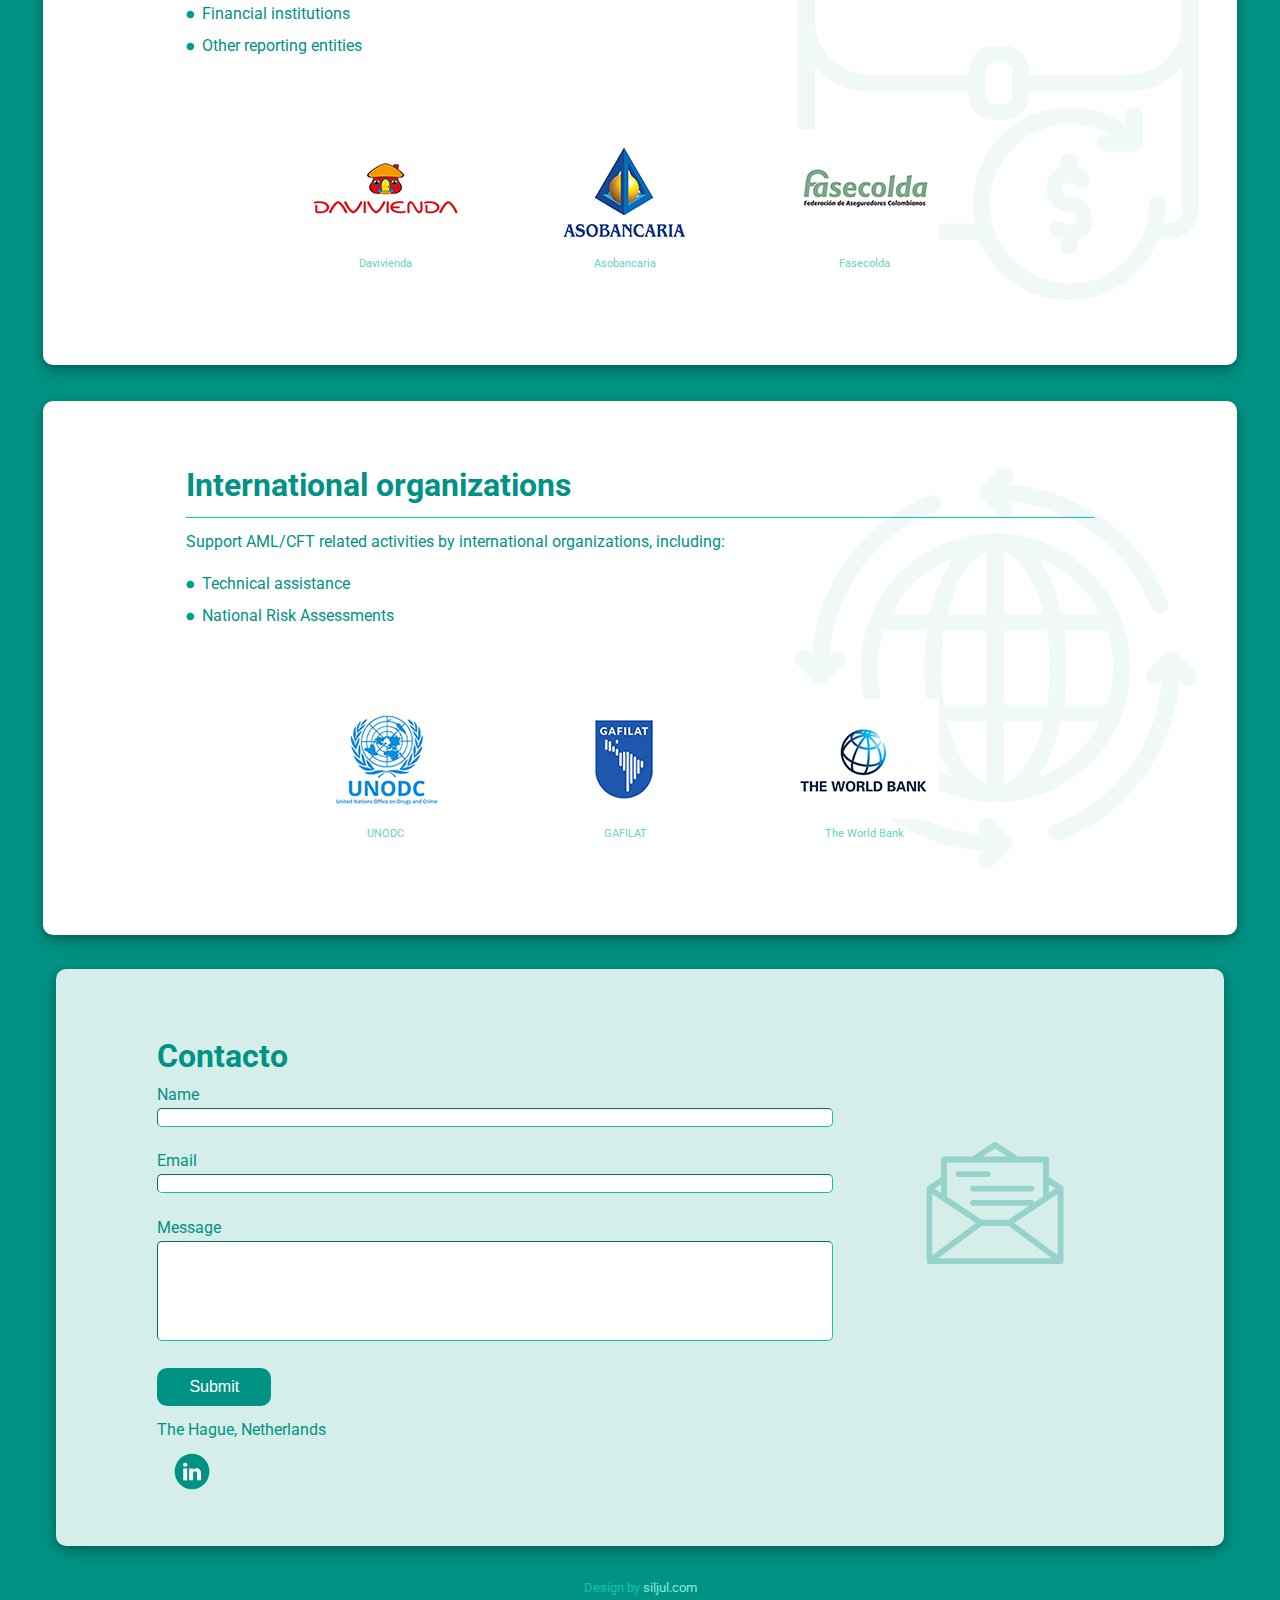
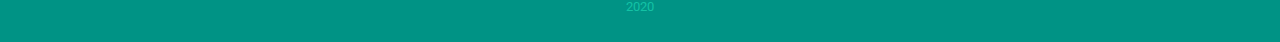
<file: ag-git-2/en/index.html>
<!DOCTYPE html>
<html lang="en">
<head>
    <title>AG Consultancy</title>
   <meta charset="UTF-8">
   <meta name = 'viewport' content='width=device-width, initial-scale=1'>
   <link rel="stylesheet" href="css/default.css">
   <link rel="stylesheet" href="css/styles.css">
   <link href="https://fonts.googleapis.com/css?family=Libre+Baskerville&display=swap" rel="stylesheet">
   <link href="https://fonts.googleapis.com/css2?family=Roboto&display=swap" rel="stylesheet">
   <link href="https://fonts.googleapis.com/css2?family=Roboto:wght@700&display=swap" rel="stylesheet">  
   <link rel="shortcut icon" href="img/favicon.ico" type="image/x-icon">
</head>


<body>

    <header>
        <div class="header">
            <img src = "img/ag_logo-white-2-01.png" class="logo" alt="AG Consultancy logo white" height="70">
            <ul class="idioma">
                <li><a href="../en/index.html">EN</a></li>
                <li>|</li>
                <li><a href="../index.html">ES</a></li>
            </ul>
        </div>


        <div id="intro">
            <div id="introContenido" class="filaIntro">
                <div id="introFoto" class="columnaIntro">
                    <img src = "img/ag-foto-bn.jpg" alt = "Andrea Garzón's photo">
                </div>
                
                <div id="introTexto" class="columnaIntro">
                    <h1>Andrea Garzón</h1>
                    <hr style="height:1px;border-width:0;color:#13c2a5;background-color:#13c2a5">
                    <h2>International consultant AML/CFT</h2>
                    <p>Consultancy services on anti- money Laundering and counter terrorism financing.</p>
                    <a href = "https://www.linkedin.com/in/andrea-garzon-710bb1145/"><img src = "img/linkedin-icon-01.svg" alt = "LinkedIn icon"></a>
                </div>
            </div>
        </div>
    </header>

  
    <main>



        <section id="icon" class="filaIcon">
            
            <a href="#gobiernos">
            <div class="blancoIcon columnaIcon" >
                <img src = "img/gobierno-icono.png" alt = "Icon">
                <h2>Governments</h2>
            </div>
            </a>
            
            <a href="#financieras">
            <div class="blancoIcon columnaIcon">
                <img src = "img/financieras-icono.png" alt = "Icon">
                <h2>Financial institutions and other sectors</h2>
            </div>
            </a>

            <a href="#internacional">
            <div class="blancoIcon columnaIcon">
                <img src = "img/internacional-icon.png" alt = "Icon">
                <h2>International organizations</h2>
            </div>
            </a>

        </section> 
    
    

        <section id="info" >
            <div id="gobiernos"  class="blancoInfo">
                <h2 class="infoTitulo">Governments</h2>
                <hr style="height:1px;border-width:0;color:#13c2a5;background-color:#13c2a5">
                <div class="divdescripcion">
                    <p>Advice to countries on the implementation of the FATF standards, including:</p>
                    <ul>
                        <li>Legislation</li>
                        <li>Risk-based approach supervision</li>
                        <li>Training for the mutual evaluations</li>
                    </ul> 
                </div>
                <div class="filaLogos logos">
                    <figure class="columnaLogos">
                        <img class="bandera" title="Colombia" src = "img/colombia.png" alt = "Colombia's flag">
                        <figcaption>Colombia</figcaption>
                    </figure>
                    <figure class="columnaLogos">
                        <img class="bandera" title="Panama" src = "img/panama.png" alt = "Panama's flag">
                        <figcaption>Panama</figcaption>
                    </figure>
                    <figure class="columnaLogos">
                        <img class="bandera" title="Dominican Republic" src = "img/republica-dominicana.png" alt = "Dominican Republic's flag">
                        <figcaption>Dominican Republic</figcaption>
                    </figure>
                </div>
            </div>

            <div id="financieras"  class="blancoInfo logos">
                <h2 class="infoTitulo">Financial Institutions and other sectors</h2>
                <hr style="height:1px;border-width:0;color:#13c2a5;background-color:#13c2a5">
                <div class="divdescripcion">
                    <p>Consultancy services for the implementation of AML/CFT measures for:</p>
                    <ul>
                        <li>Financial institutions</li>
                        <li>Other reporting entities</li>
                    </ul> 
                </div>
                <div class="filaLogos">
                    <figure class="columnaLogos logos">
                        <a href="https://www.davivienda.com/wps/portal/personas/nuevo">
                            <img title="Davivienda" src = "img/3-1_financial_davivienda.png" alt = "Davivienda's logo and link to official site.">
                        </a>
                        <figcaption>Davivienda</figcaption>
                    </figure>
                    <figure class="columnaLogos">
                        <a href="https://www.asobancaria.com/">
                            <img title="Asobancaria" src = "img/3-2_financial_asobancaria.png" alt = "ASOBANCARIA's logo and link to official site.">
                        </a>
                        <figcaption>Asobancaria</figcaption>
                    </figure>
                    <figure class="columnaLogos">
                        <a href="https://fasecolda.com/">
                            <img title="Fasecolda" src = "img/3-3_financial_fasecolda.png" alt = "Fasecolda's logo and link to official site.">
                        </a>
                        <figcaption>Fasecolda</figcaption>
                    </figure>
                </div>
            </div>

            <div id="internacional"  class="blancoInfo">
                <h2 class="infoTitulo">International organizations</h2>
                <hr style="height:1px;border-width:0;color:#13c2a5;background-color:#13c2a5">
                <div class="divdescripcion">
                    <p>Support AML/CFT related activities by international organizations, including:</p>
                    <ul>
                        <li>Technical assistance</li>
                        <li>National Risk Assessments</li>
                    </ul> 
                </div>
                <div class="filaLogos">
                    <figure class="columnaLogos">
                        <a href="https://www.unodc.org/colombia/en/index.html">
                            <img title="UNODC" src = "img/1-1_international_unodc.png" alt = "UNODC´s logo and link to official site.">
                        </a>
                        <figcaption>UNODC</figcaption>
                    </figure>
                    <figure class="columnaLogos">
                        <a href="https://www.gafilat.org/index.php/es/">
                            <img title="GAFILAT" src = "img/1-2_international_gafilat.png" alt = "GAFILAT´s logo and link to official site.">
                        </a>
                        <figcaption>GAFILAT</figcaption>
                    </figure>
                    <figure class="columnaLogos">
                        <a href="http://www.worldbank.org/">
                            <img title="El Banco Mundial" src = "img/1-3_international_world-bank.png" alt = "The World Bank's logo and link to official site.">
                        </a>
                        <figcaption>The World Bank</figcaption>
                    </figure>
                </div>
            </div> 
        </section>



        <section id="blancoInfoCont" class="filaContacto">
            <h2>Contacto</h2>
            <div class="columnaContacto1">
                <form id="form1">
                    <label for="name">Name</label><br>
                    <input type="text" id="name" name="name"><br>
                    <label for="email">Email</label><br>
                    <input type="email" id="email" name="email"><br>
                    <label for="text">Message</label><br>
                    <input type="text" id="text" name="text"><br>
                </form>    
                <button type="submit" form="form1" value="Submit">Submit</button> 
                <br>
                <br>
                <p>The Hague, Netherlands</p><br>
                <a href = "https://www.linkedin.com/in/andrea-garzon-710bb1145/"><img id="contactoLink" src = "img/linkedin-icon-01.svg"  alt = "LinkedIn icon"></a>
            </div>

            <div class="columnaContacto2">
                <img id="contactoIcon" src = "img/contactosvg-01.svg"  alt = "Mail icon">
            </div>



            
        </section>

    </main>

    <footer>
        <p>Design by <a href="http://www.siljul.com">siljul.com</a></p>
        <p>2020</p>
    </footer>

</body>
</html>
</file>
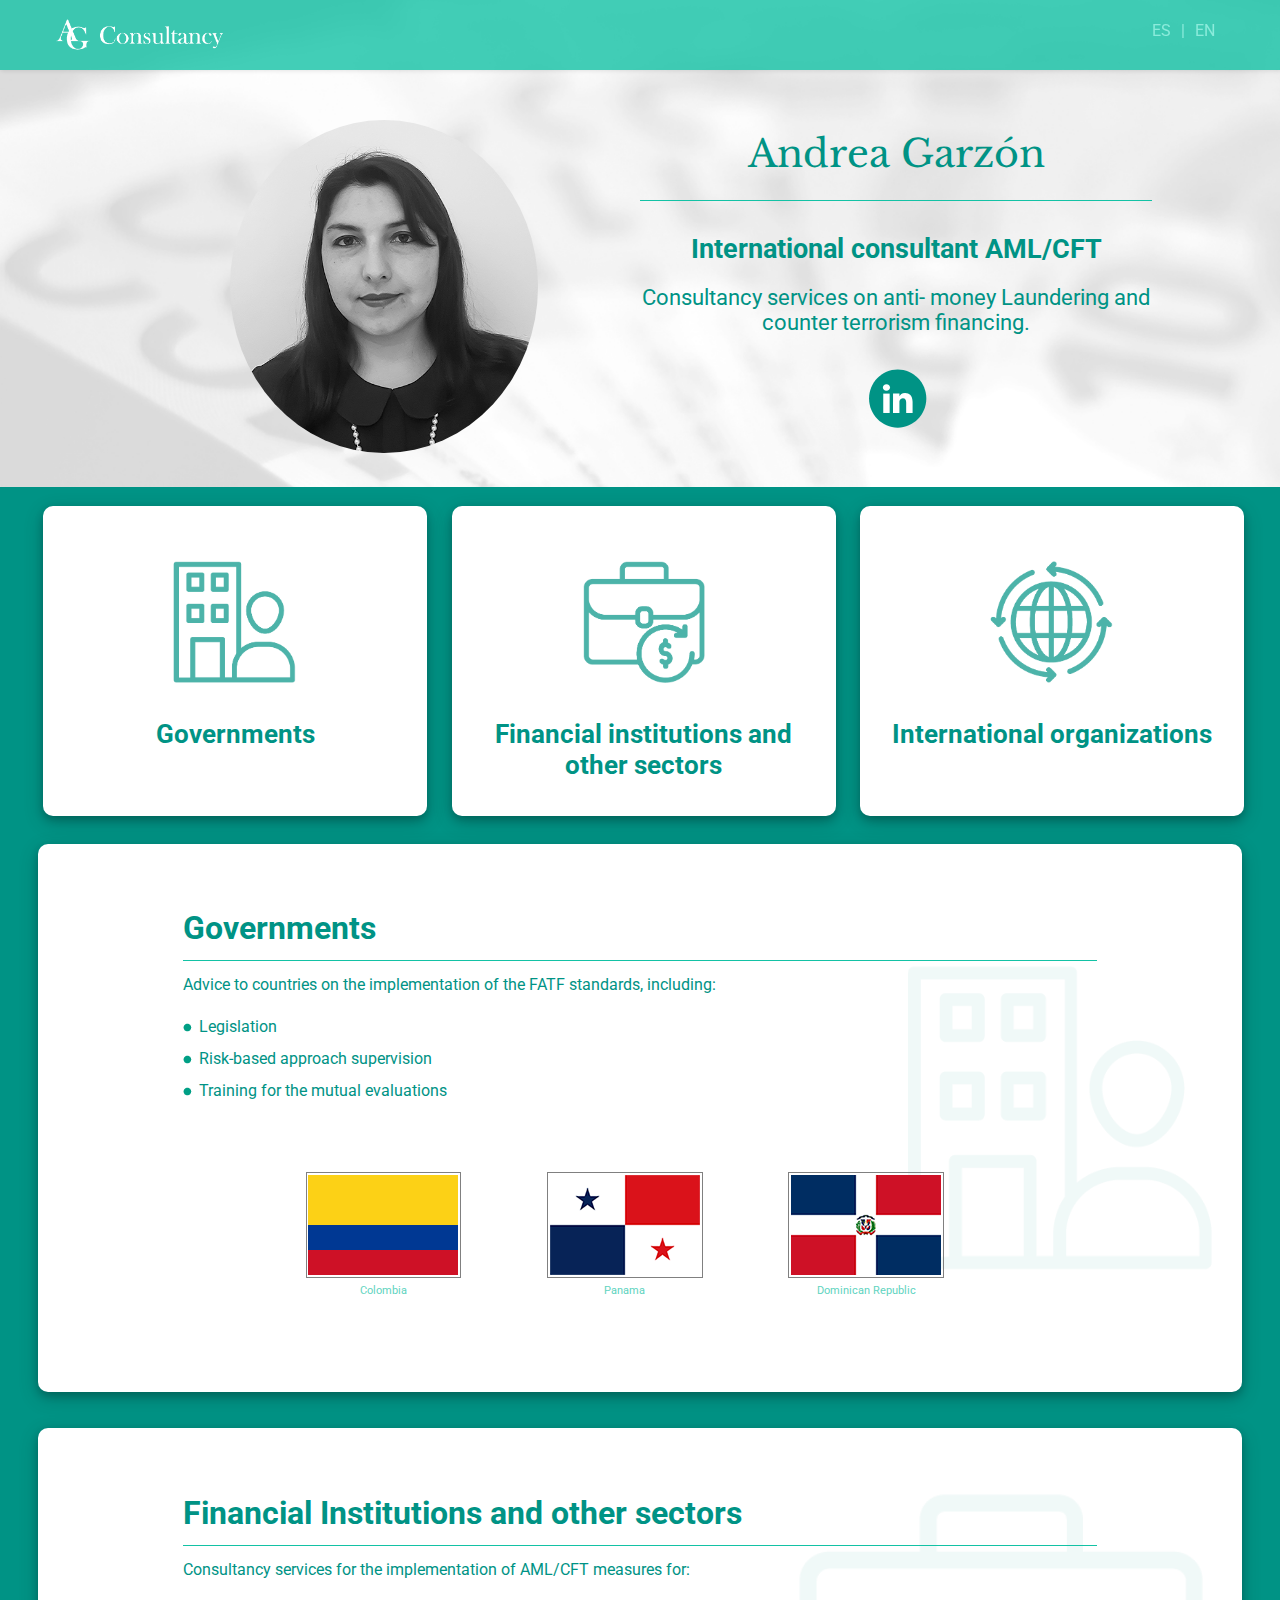
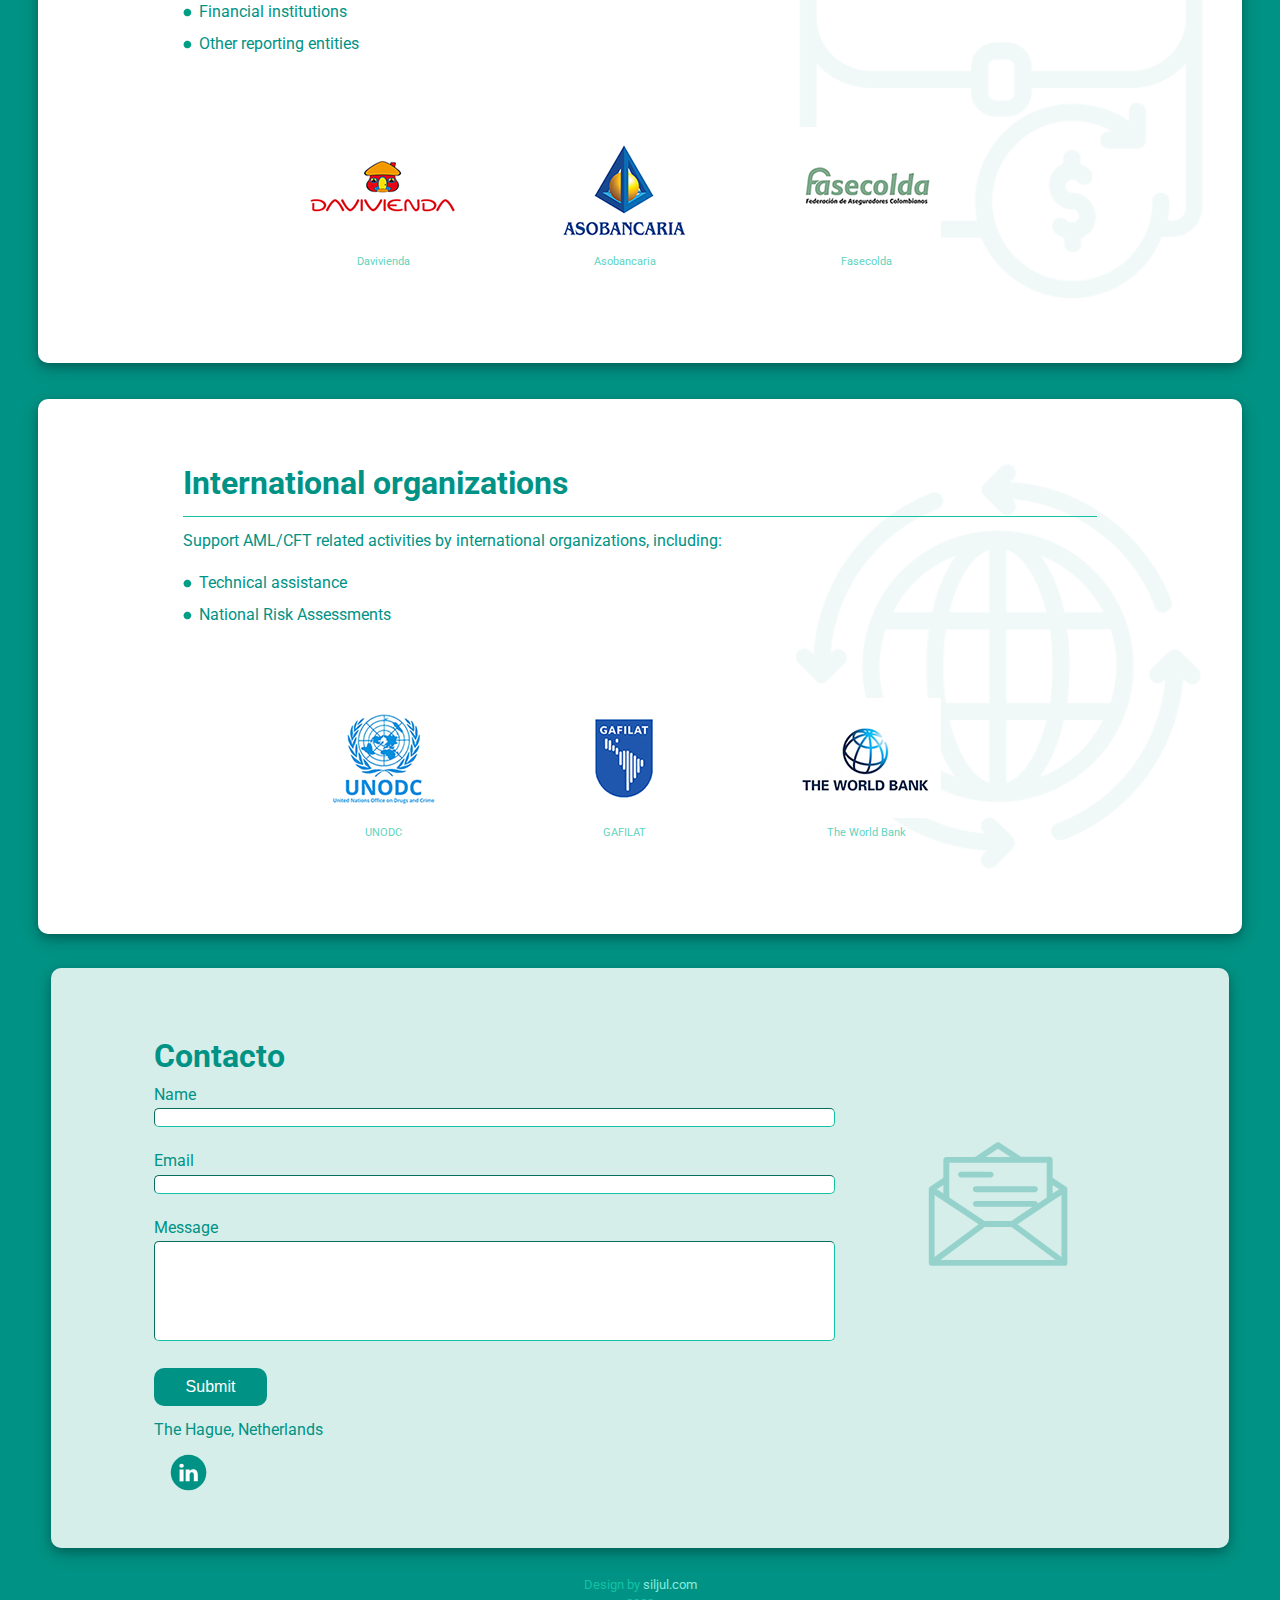
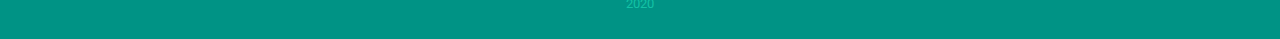
<file: ag-git-3/en/index.html>
<!DOCTYPE html>
<html lang="en">
<head>
    <title>AG Consultancy</title>
   <meta charset="UTF-8">
   <meta name = 'viewport' content='width=device-width, initial-scale=1'>
   <link rel="stylesheet" href="css/default.css">
   <link rel="stylesheet" href="css/styles.css">
   <link href="https://fonts.googleapis.com/css?family=Libre+Baskerville&display=swap" rel="stylesheet">
   <link href="https://fonts.googleapis.com/css2?family=Roboto&display=swap" rel="stylesheet">
   <link href="https://fonts.googleapis.com/css2?family=Roboto:wght@700&display=swap" rel="stylesheet">  
   <link rel="shortcut icon" href="img/favicon.ico" type="image/x-icon">
</head>


<body>

    <header>
        <div class="header">
            <img src = "img/ag_logo-white-2-01.png" class="logo" alt="AG Consultancy logo white" height="70">
            <div id="idiomas">
                <ul class="idioma">
                    <li><a href="../en/index.html">EN</a></li>
                    <li>|</li>
                    <li><a href="../index.html">ES</a></li>
                </ul>
            </div>
        </div>


        <div id="intro">
            <div id="introContenido" class="filaIntro">
                <div id="introFoto" class="columnaIntro">
                    <img src = "img/ag-foto-bn.jpg" alt = "Andrea Garzón's photo">
                </div>
                
                <div id="introTexto" class="columnaIntro">
                    <h1>Andrea Garzón</h1>
                    <hr style="height:1px;border-width:0;color:#13c2a5;background-color:#13c2a5">
                    <h2>International consultant AML/CFT</h2>
                    <p>Consultancy services on anti- money Laundering and counter terrorism financing.</p>
                    <a href = "https://www.linkedin.com/in/andrea-garzon-710bb1145/"><img src = "img/linkedin-icon-01.svg" alt = "LinkedIn icon"></a>
                </div>
            </div>
        </div>
    </header>

  
    <main>



        <section id="icon" class="filaIcon">
            
            <a href="#gobiernos">
            <div class="blancoIcon columnaIcon" >
                <img src = "img/gobierno-icono.png" alt = "Icon">
                <h2>Governments</h2>
            </div>
            </a>
            
            <a href="#financieras">
            <div class="blancoIcon columnaIcon">
                <img src = "img/financieras-icono.png" alt = "Icon">
                <h2>Financial institutions and other sectors</h2>
            </div>
            </a>

            <a href="#internacional">
            <div class="blancoIcon columnaIcon">
                <img src = "img/internacional-icon.png" alt = "Icon">
                <h2>International organizations</h2>
            </div>
            </a>

        </section> 
    
    

        <section id="info" >
            <div id="gobiernos"  class="blancoInfo">
                <h2 class="infoTitulo">Governments</h2>
                <hr style="height:1px;border-width:0;color:#13c2a5;background-color:#13c2a5">
                <div class="divdescripcion">
                    <p>Advice to countries on the implementation of the FATF standards, including:</p>
                    <ul>
                        <li>Legislation</li>
                        <li>Risk-based approach supervision</li>
                        <li>Training for the mutual evaluations</li>
                    </ul> 
                </div>
                <div class="filaLogos logos">
                    <figure class="columnaLogos">
                        <img class="bandera" title="Colombia" src = "img/colombia.png" alt = "Colombia's flag">
                        <figcaption>Colombia</figcaption>
                    </figure>
                    <figure class="columnaLogos">
                        <img class="bandera" title="Panama" src = "img/panama.png" alt = "Panama's flag">
                        <figcaption>Panama</figcaption>
                    </figure>
                    <figure class="columnaLogos">
                        <img class="bandera" title="Dominican Republic" src = "img/republica-dominicana.png" alt = "Dominican Republic's flag">
                        <figcaption>Dominican Republic</figcaption>
                    </figure>
                </div>
            </div>

            <div id="financieras"  class="blancoInfo logos">
                <h2 class="infoTitulo">Financial Institutions and other sectors</h2>
                <hr style="height:1px;border-width:0;color:#13c2a5;background-color:#13c2a5">
                <div class="divdescripcion">
                    <p>Consultancy services for the implementation of AML/CFT measures for:</p>
                    <ul>
                        <li>Financial institutions</li>
                        <li>Other reporting entities</li>
                    </ul> 
                </div>
                <div class="filaLogos">
                    <figure class="columnaLogos logos">
                        <a href="https://www.davivienda.com/wps/portal/personas/nuevo">
                            <img title="Davivienda" src = "img/3-1_financial_davivienda.png" alt = "Davivienda's logo and link to official site.">
                        </a>
                        <figcaption>Davivienda</figcaption>
                    </figure>
                    <figure class="columnaLogos">
                        <a href="https://www.asobancaria.com/">
                            <img title="Asobancaria" src = "img/3-2_financial_asobancaria.png" alt = "ASOBANCARIA's logo and link to official site.">
                        </a>
                        <figcaption>Asobancaria</figcaption>
                    </figure>
                    <figure class="columnaLogos">
                        <a href="https://fasecolda.com/">
                            <img title="Fasecolda" src = "img/3-3_financial_fasecolda.png" alt = "Fasecolda's logo and link to official site.">
                        </a>
                        <figcaption>Fasecolda</figcaption>
                    </figure>
                </div>
            </div>

            <div id="internacional"  class="blancoInfo">
                <h2 class="infoTitulo">International organizations</h2>
                <hr style="height:1px;border-width:0;color:#13c2a5;background-color:#13c2a5">
                <div class="divdescripcion">
                    <p>Support AML/CFT related activities by international organizations, including:</p>
                    <ul>
                        <li>Technical assistance</li>
                        <li>National Risk Assessments</li>
                    </ul> 
                </div>
                <div class="filaLogos">
                    <figure class="columnaLogos">
                        <a href="https://www.unodc.org/colombia/en/index.html">
                            <img title="UNODC" src = "img/1-1_international_unodc.png" alt = "UNODC´s logo and link to official site.">
                        </a>
                        <figcaption>UNODC</figcaption>
                    </figure>
                    <figure class="columnaLogos">
                        <a href="https://www.gafilat.org/index.php/es/">
                            <img title="GAFILAT" src = "img/1-2_international_gafilat.png" alt = "GAFILAT´s logo and link to official site.">
                        </a>
                        <figcaption>GAFILAT</figcaption>
                    </figure>
                    <figure class="columnaLogos">
                        <a href="http://www.worldbank.org/">
                            <img title="El Banco Mundial" src = "img/1-3_international_world-bank.png" alt = "The World Bank's logo and link to official site.">
                        </a>
                        <figcaption>The World Bank</figcaption>
                    </figure>
                </div>
            </div> 
        </section>



        <section id="blancoInfoCont" class="filaContacto">
            <h2>Contacto</h2>
            <div class="columnaContacto1">
                <form id="form1">
                    <label for="name">Name</label><br>
                    <input type="text" id="name" name="name"><br>
                    <label for="email">Email</label><br>
                    <input type="email" id="email" name="email"><br>
                    <label for="text">Message</label><br>
                    <input type="text" id="text" name="text"><br>
                </form>    
                <button type="submit" form="form1" value="Submit">Submit</button> 
                <br>
                <br>
                <p>The Hague, Netherlands</p><br>
                <a href = "https://www.linkedin.com/in/andrea-garzon-710bb1145/"><img id="contactoLink" src = "img/linkedin-icon-01.svg"  alt = "LinkedIn icon"></a>
            </div>

            <div class="columnaContacto2">
                <img id="contactoIcon" src = "img/contactosvg-01.svg"  alt = "Mail icon">
            </div>



            
        </section>

    </main>

    <footer>
        <p>Design by <a href="http://www.siljul.com">siljul.com</a></p>
        <p>2020</p>
    </footer>

</body>
</html>
</file>
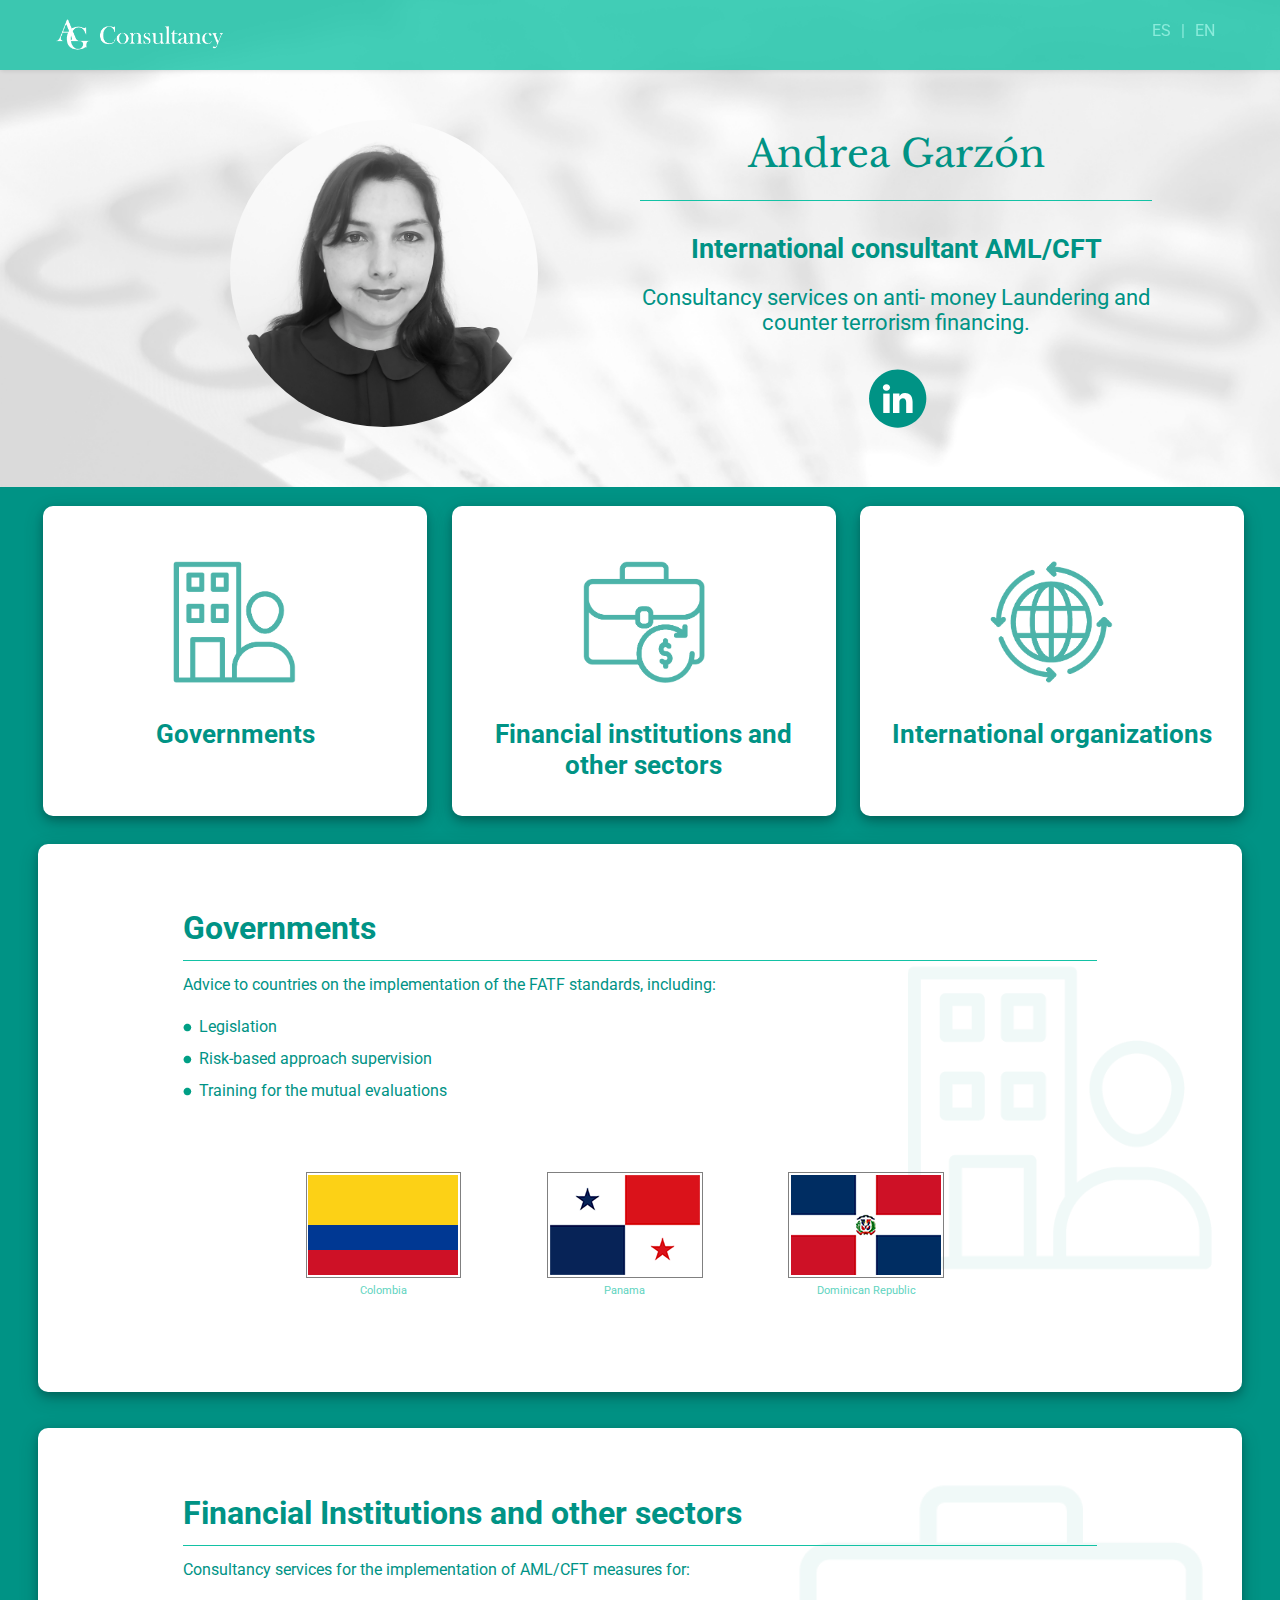
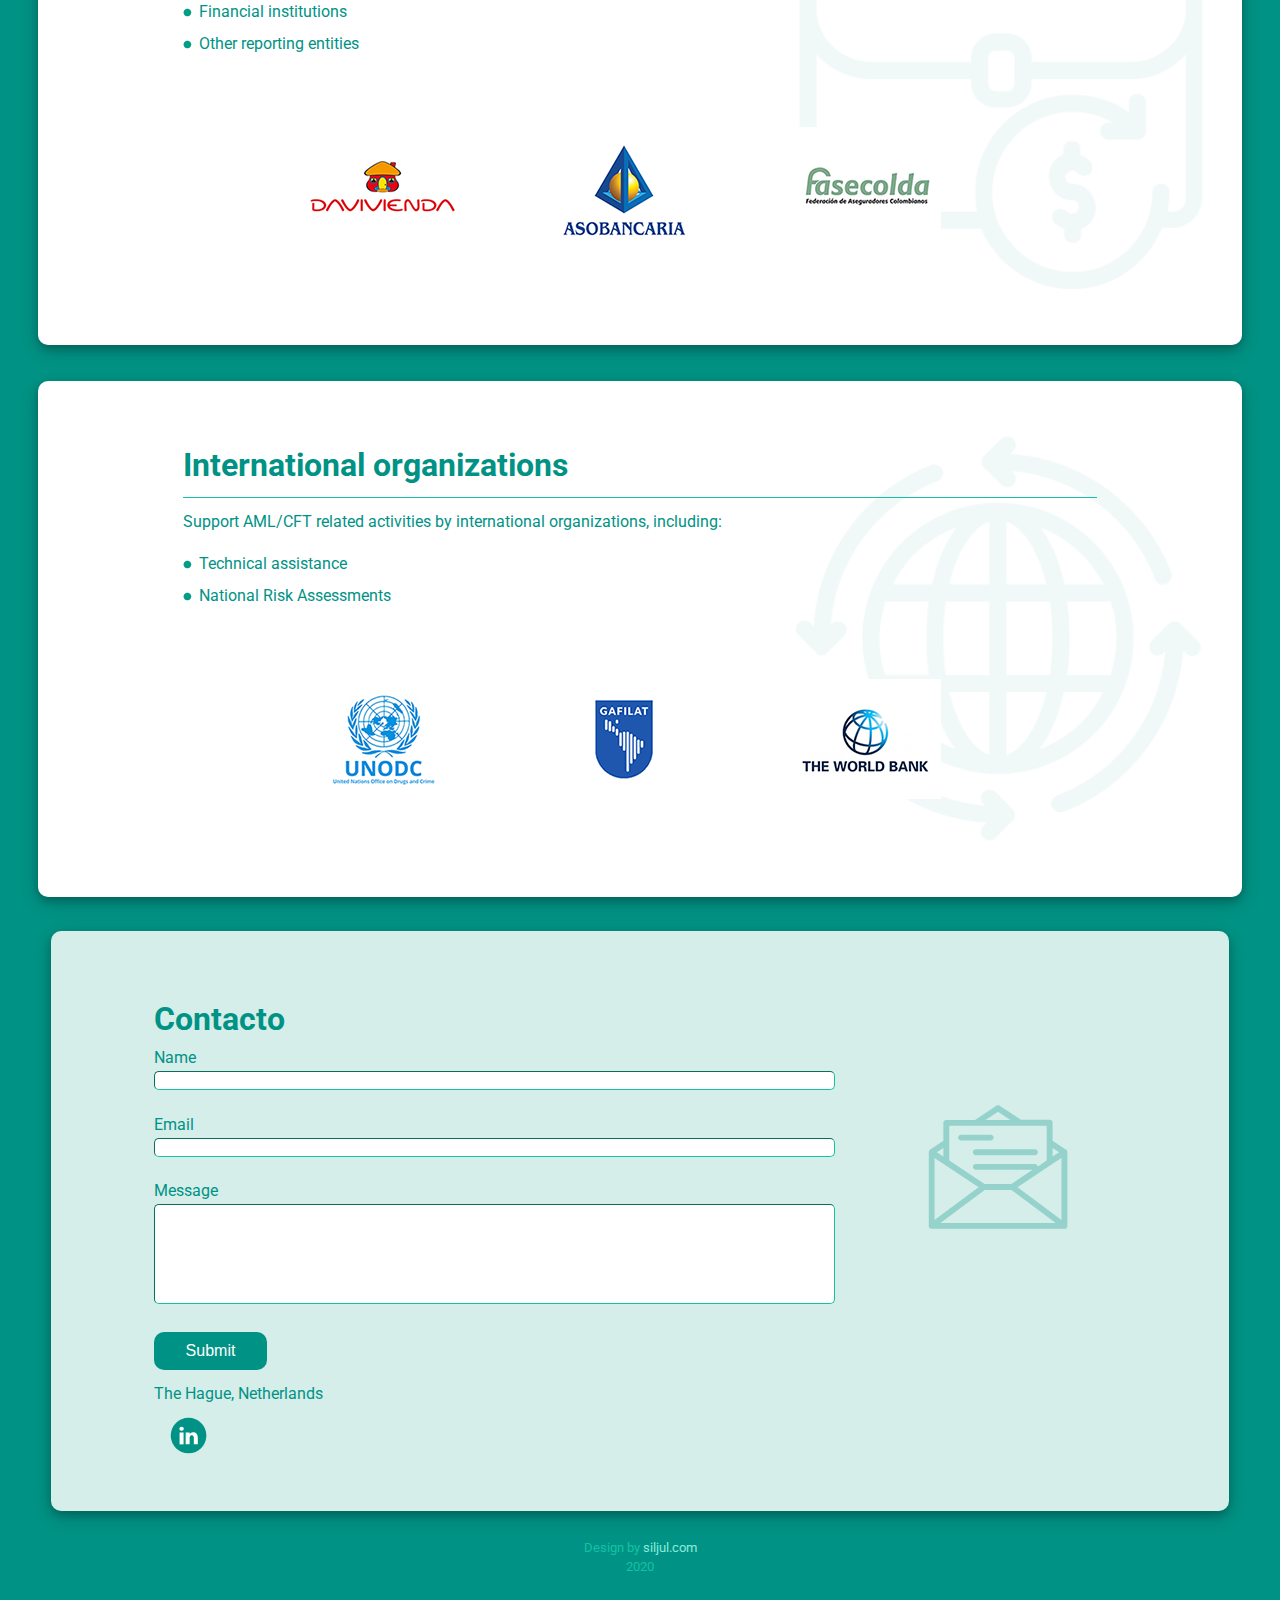
<file: ag-git-4-foto2/en/index.html>
<!DOCTYPE html>
<html lang="en">
<head>
    <title>AG Consultancy</title>
   <meta charset="UTF-8">
   <meta name = 'viewport' content='width=device-width, initial-scale=1'>
   <link rel="stylesheet" href="css/default.css">
   <link rel="stylesheet" href="css/styles.css">
   <link href="https://fonts.googleapis.com/css?family=Libre+Baskerville&display=swap" rel="stylesheet">
   <link href="https://fonts.googleapis.com/css2?family=Roboto&display=swap" rel="stylesheet">
   <link href="https://fonts.googleapis.com/css2?family=Roboto:wght@700&display=swap" rel="stylesheet">  
   <link rel="shortcut icon" href="img/favicon.ico" type="image/x-icon">
</head>


<body>

    <header>
        <div class="header">
            <img src = "img/ag_logo-white-2-01.png" class="logo" alt="AG Consultancy logo white" height="70">
            <div id="idiomas">
                <ul class="idioma">
                    <li><a href="../en/index.html">EN</a></li>
                    <li>|</li>
                    <li><a href="../index.html">ES</a></li>
                </ul>
            </div>
        </div>


        <div id="intro">
            <div id="introContenido" class="filaIntro">
                <div id="introFoto" class="columnaIntro">
                    <img src = "img/andrea-02-bn.jpg" alt = "Andrea Garzón's photo">
                </div>
                
                <div id="introTexto" class="columnaIntro">
                    <h1>Andrea Garzón</h1>
                    <hr style="height:1px;border-width:0;color:#13c2a5;background-color:#13c2a5">
                    <h2>International consultant AML/CFT</h2>
                    <p>Consultancy services on anti- money Laundering and counter terrorism financing.</p>
                    <a href = "https://www.linkedin.com/in/andrea-garzon-710bb1145/" target="_blank"><img src = "img/linkedin-icon-01.svg" alt = "LinkedIn icon"></a>
                </div>
            </div>
        </div>
    </header>

  
    <main>



        <section id="icon" class="filaIcon">
            
            <a href="#gobiernos">
            <div class="blancoIcon columnaIcon" >
                <img src = "img/gobierno-icono.png" alt = "Icon">
                <h2>Governments</h2>
            </div>
            </a>
            
            <a href="#financieras">
            <div class="blancoIcon columnaIcon">
                <img src = "img/financieras-icono.png" alt = "Icon">
                <h2>Financial institutions and other sectors</h2>
            </div>
            </a>

            <a href="#internacional">
            <div class="blancoIcon columnaIcon">
                <img src = "img/internacional-icon.png" alt = "Icon">
                <h2>International organizations</h2>
            </div>
            </a>

        </section> 
    
    

        <section id="info" >
            <div id="gobiernos"  class="blancoInfo">
                <h2 class="infoTitulo">Governments</h2>
                <hr style="height:1px;border-width:0;color:#13c2a5;background-color:#13c2a5">
                <div class="divdescripcion">
                    <p>Advice to countries on the implementation of the FATF standards, including:</p>
                    <ul>
                        <li>Legislation</li>
                        <li>Risk-based approach supervision</li>
                        <li>Training for the mutual evaluations</li>
                    </ul> 
                </div>
                <div class="filaLogos logos">
                    <figure class="columnaLogos">
                        <img class="bandera" title="Colombia" src = "img/colombia.png" alt = "Colombia's flag">
                        <figcaption>Colombia</figcaption>
                    </figure>
                    <figure class="columnaLogos">
                        <img class="bandera" title="Panama" src = "img/panama.png" alt = "Panama's flag">
                        <figcaption>Panama</figcaption>
                    </figure>
                    <figure class="columnaLogos">
                        <img class="bandera" title="Dominican Republic" src = "img/republica-dominicana.png" alt = "Dominican Republic's flag">
                        <figcaption>Dominican Republic</figcaption>
                    </figure>
                </div>
            </div>

            <div id="financieras"  class="blancoInfo logos">
                <h2 class="infoTitulo">Financial Institutions and other sectors</h2>
                <hr style="height:1px;border-width:0;color:#13c2a5;background-color:#13c2a5">
                <div class="divdescripcion">
                    <p>Consultancy services for the implementation of AML/CFT measures for:</p>
                    <ul>
                        <li>Financial institutions</li>
                        <li>Other reporting entities</li>
                    </ul> 
                </div>
                <div class="filaLogos">
                    <figure class="columnaLogos logos">
                        <a href="https://www.davivienda.com/wps/portal/personas/nuevo">
                            <img title="Davivienda" src = "img/3-1_financial_davivienda.png" alt = "Davivienda's logo and link to official site.">
                        </a>
                        
                    </figure>
                    <figure class="columnaLogos">
                        <a href="https://www.asobancaria.com/">
                            <img title="Asobancaria" src = "img/3-2_financial_asobancaria.png" alt = "ASOBANCARIA's logo and link to official site.">
                        </a>
                        
                    </figure>
                    <figure class="columnaLogos">
                        <a href="https://fasecolda.com/">
                            <img title="Fasecolda" src = "img/3-3_financial_fasecolda.png" alt = "Fasecolda's logo and link to official site.">
                        </a>
                       
                    </figure>
                </div>
            </div>

            <div id="internacional"  class="blancoInfo">
                <h2 class="infoTitulo">International organizations</h2>
                <hr style="height:1px;border-width:0;color:#13c2a5;background-color:#13c2a5">
                <div class="divdescripcion">
                    <p>Support AML/CFT related activities by international organizations, including:</p>
                    <ul>
                        <li>Technical assistance</li>
                        <li>National Risk Assessments</li>
                    </ul> 
                </div>
                <div class="filaLogos">
                    <figure class="columnaLogos">
                        <a href="https://www.unodc.org/colombia/en/index.html">
                            <img title="UNODC" src = "img/1-1_international_unodc.png" alt = "UNODC´s logo and link to official site.">
                        </a>
                        
                    </figure>
                    <figure class="columnaLogos">
                        <a href="https://www.gafilat.org/index.php/es/">
                            <img title="GAFILAT" src = "img/1-2_international_gafilat.png" alt = "GAFILAT´s logo and link to official site.">
                        </a>
                      
                    </figure>
                    <figure class="columnaLogos">
                        <a href="http://www.worldbank.org/">
                            <img title="El Banco Mundial" src = "img/1-3_international_world-bank.png" alt = "The World Bank's logo and link to official site.">
                        </a>
                        
                    </figure>
                </div>
            </div> 
        </section>



        <section id="blancoInfoCont" class="filaContacto">
            <h2>Contacto</h2>
            <div class="columnaContacto1">
                <form id="form1">
                    <label for="name">Name</label><br>
                    <input type="text" id="name" name="name"><br>
                    <label for="email">Email</label><br>
                    <input type="email" id="email" name="email"><br>
                    <label for="text">Message</label><br>
                    <input type="text" id="text" name="text"><br>
                </form>    
                <button type="submit" form="form1" value="Submit">Submit</button> 
                <br>
                <br>
                <p>The Hague, Netherlands</p><br>
                <a href = "https://www.linkedin.com/in/andrea-garzon-710bb1145/" target="_blank"><img id="contactoLink" src = "img/linkedin-icon-01.svg"  alt = "LinkedIn icon"></a>
            </div>

            <div class="columnaContacto2">
                <img id="contactoIcon" src = "img/contactosvg-01.svg"  alt = "Mail icon">
            </div>



            
        </section>

    </main>

    <footer>
        <p>Design by <a href="http://www.siljul.com" target="_blank">siljul.com</a></p>
        <p>2020</p>
    </footer>

</body>
</html>
</file>
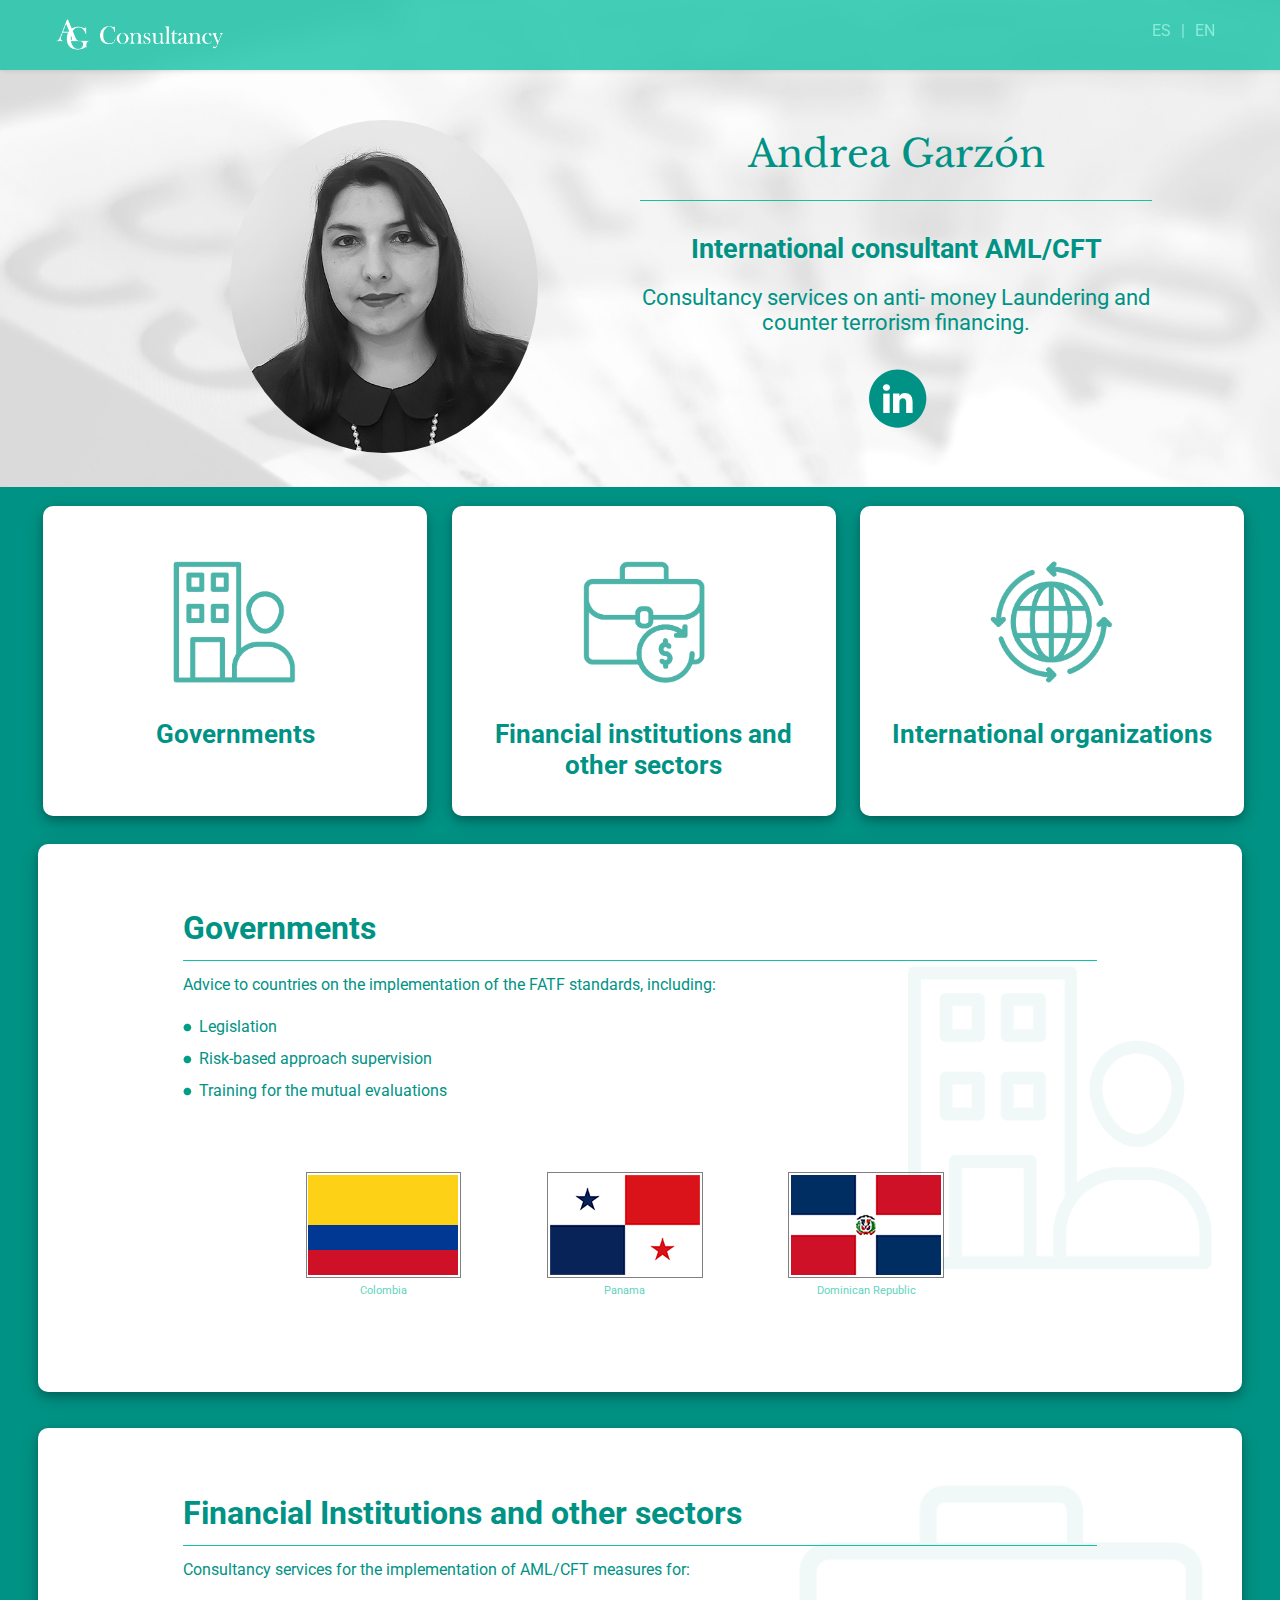
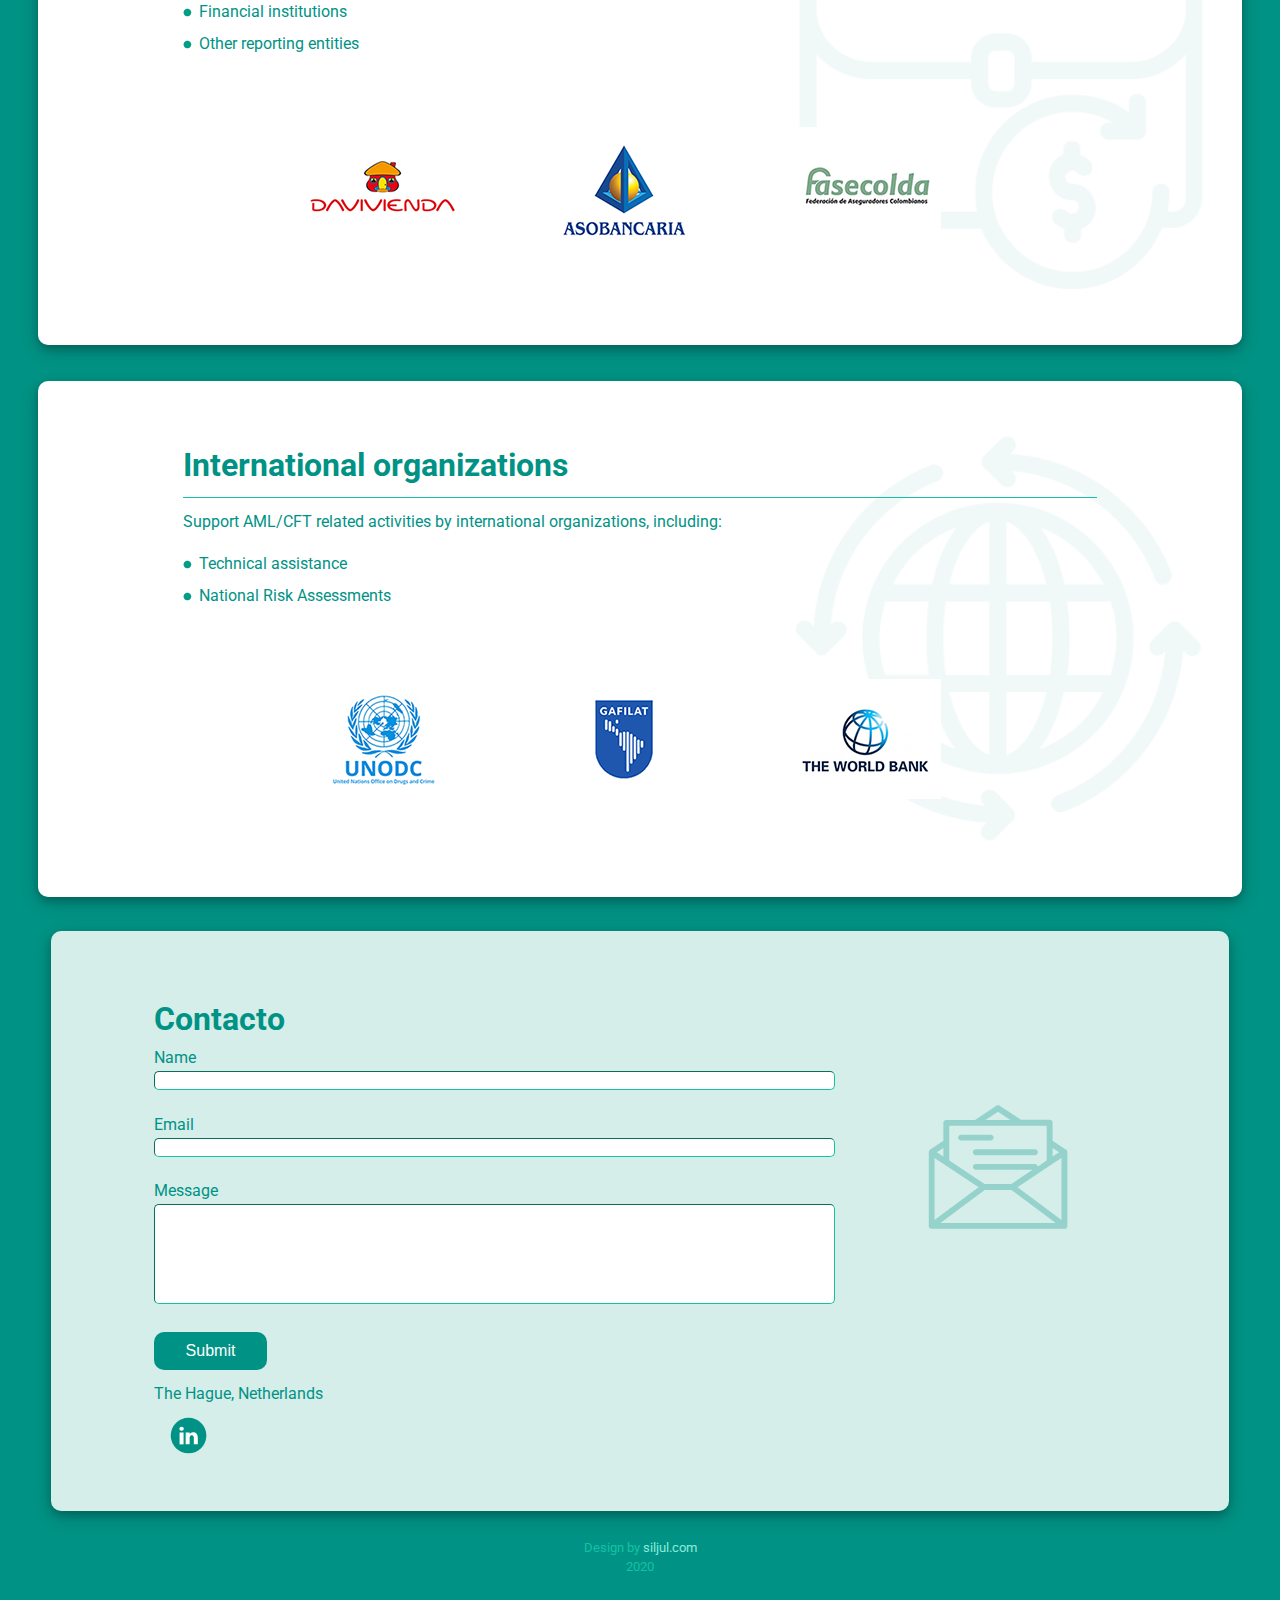
<file: ag-git-4/en/index.html>
<!DOCTYPE html>
<html lang="en">
<head>
    <title>AG Consultancy</title>
   <meta charset="UTF-8">
   <meta name = 'viewport' content='width=device-width, initial-scale=1'>
   <link rel="stylesheet" href="css/default.css">
   <link rel="stylesheet" href="css/styles.css">
   <link href="https://fonts.googleapis.com/css?family=Libre+Baskerville&display=swap" rel="stylesheet">
   <link href="https://fonts.googleapis.com/css2?family=Roboto&display=swap" rel="stylesheet">
   <link href="https://fonts.googleapis.com/css2?family=Roboto:wght@700&display=swap" rel="stylesheet">  
   <link rel="shortcut icon" href="img/favicon.ico" type="image/x-icon">
</head>


<body>

    <header>
        <div class="header">
            <img src = "img/ag_logo-white-2-01.png" class="logo" alt="AG Consultancy logo white" height="70">
            <div id="idiomas">
                <ul class="idioma">
                    <li><a href="../en/index.html">EN</a></li>
                    <li>|</li>
                    <li><a href="../index.html">ES</a></li>
                </ul>
            </div>
        </div>


        <div id="intro">
            <div id="introContenido" class="filaIntro">
                <div id="introFoto" class="columnaIntro">
                    <img src = "img/ag-foto-bn.jpg" alt = "Andrea Garzón's photo">
                </div>
                
                <div id="introTexto" class="columnaIntro">
                    <h1>Andrea Garzón</h1>
                    <hr style="height:1px;border-width:0;color:#13c2a5;background-color:#13c2a5">
                    <h2>International consultant AML/CFT</h2>
                    <p>Consultancy services on anti- money Laundering and counter terrorism financing.</p>
                    <a href = "https://www.linkedin.com/in/andrea-garzon-710bb1145/" target="_blank"><img src = "img/linkedin-icon-01.svg" alt = "LinkedIn icon"></a>
                </div>
            </div>
        </div>
    </header>

  
    <main>



        <section id="icon" class="filaIcon">
            
            <a href="#gobiernos">
            <div class="blancoIcon columnaIcon" >
                <img src = "img/gobierno-icono.png" alt = "Icon">
                <h2>Governments</h2>
            </div>
            </a>
            
            <a href="#financieras">
            <div class="blancoIcon columnaIcon">
                <img src = "img/financieras-icono.png" alt = "Icon">
                <h2>Financial institutions and other sectors</h2>
            </div>
            </a>

            <a href="#internacional">
            <div class="blancoIcon columnaIcon">
                <img src = "img/internacional-icon.png" alt = "Icon">
                <h2>International organizations</h2>
            </div>
            </a>

        </section> 
    
    

        <section id="info" >
            <div id="gobiernos"  class="blancoInfo">
                <h2 class="infoTitulo">Governments</h2>
                <hr style="height:1px;border-width:0;color:#13c2a5;background-color:#13c2a5">
                <div class="divdescripcion">
                    <p>Advice to countries on the implementation of the FATF standards, including:</p>
                    <ul>
                        <li>Legislation</li>
                        <li>Risk-based approach supervision</li>
                        <li>Training for the mutual evaluations</li>
                    </ul> 
                </div>
                <div class="filaLogos logos">
                    <figure class="columnaLogos">
                        <img class="bandera" title="Colombia" src = "img/colombia.png" alt = "Colombia's flag">
                        <figcaption>Colombia</figcaption>
                    </figure>
                    <figure class="columnaLogos">
                        <img class="bandera" title="Panama" src = "img/panama.png" alt = "Panama's flag">
                        <figcaption>Panama</figcaption>
                    </figure>
                    <figure class="columnaLogos">
                        <img class="bandera" title="Dominican Republic" src = "img/republica-dominicana.png" alt = "Dominican Republic's flag">
                        <figcaption>Dominican Republic</figcaption>
                    </figure>
                </div>
            </div>

            <div id="financieras"  class="blancoInfo logos">
                <h2 class="infoTitulo">Financial Institutions and other sectors</h2>
                <hr style="height:1px;border-width:0;color:#13c2a5;background-color:#13c2a5">
                <div class="divdescripcion">
                    <p>Consultancy services for the implementation of AML/CFT measures for:</p>
                    <ul>
                        <li>Financial institutions</li>
                        <li>Other reporting entities</li>
                    </ul> 
                </div>
                <div class="filaLogos">
                    <figure class="columnaLogos logos">
                        <a href="https://www.davivienda.com/wps/portal/personas/nuevo">
                            <img title="Davivienda" src = "img/3-1_financial_davivienda.png" alt = "Davivienda's logo and link to official site.">
                        </a>
                        
                    </figure>
                    <figure class="columnaLogos">
                        <a href="https://www.asobancaria.com/">
                            <img title="Asobancaria" src = "img/3-2_financial_asobancaria.png" alt = "ASOBANCARIA's logo and link to official site.">
                        </a>
                        
                    </figure>
                    <figure class="columnaLogos">
                        <a href="https://fasecolda.com/">
                            <img title="Fasecolda" src = "img/3-3_financial_fasecolda.png" alt = "Fasecolda's logo and link to official site.">
                        </a>
                       
                    </figure>
                </div>
            </div>

            <div id="internacional"  class="blancoInfo">
                <h2 class="infoTitulo">International organizations</h2>
                <hr style="height:1px;border-width:0;color:#13c2a5;background-color:#13c2a5">
                <div class="divdescripcion">
                    <p>Support AML/CFT related activities by international organizations, including:</p>
                    <ul>
                        <li>Technical assistance</li>
                        <li>National Risk Assessments</li>
                    </ul> 
                </div>
                <div class="filaLogos">
                    <figure class="columnaLogos">
                        <a href="https://www.unodc.org/colombia/en/index.html">
                            <img title="UNODC" src = "img/1-1_international_unodc.png" alt = "UNODC´s logo and link to official site.">
                        </a>
                        
                    </figure>
                    <figure class="columnaLogos">
                        <a href="https://www.gafilat.org/index.php/es/">
                            <img title="GAFILAT" src = "img/1-2_international_gafilat.png" alt = "GAFILAT´s logo and link to official site.">
                        </a>
                      
                    </figure>
                    <figure class="columnaLogos">
                        <a href="http://www.worldbank.org/">
                            <img title="El Banco Mundial" src = "img/1-3_international_world-bank.png" alt = "The World Bank's logo and link to official site.">
                        </a>
                        
                    </figure>
                </div>
            </div> 
        </section>



        <section id="blancoInfoCont" class="filaContacto">
            <h2>Contacto</h2>
            <div class="columnaContacto1">
                <form id="form1">
                    <label for="name">Name</label><br>
                    <input type="text" id="name" name="name"><br>
                    <label for="email">Email</label><br>
                    <input type="email" id="email" name="email"><br>
                    <label for="text">Message</label><br>
                    <input type="text" id="text" name="text"><br>
                </form>    
                <button type="submit" form="form1" value="Submit">Submit</button> 
                <br>
                <br>
                <p>The Hague, Netherlands</p><br>
                <a href = "https://www.linkedin.com/in/andrea-garzon-710bb1145/" target="_blank"><img id="contactoLink" src = "img/linkedin-icon-01.svg"  alt = "LinkedIn icon"></a>
            </div>

            <div class="columnaContacto2">
                <img id="contactoIcon" src = "img/contactosvg-01.svg"  alt = "Mail icon">
            </div>



            
        </section>

    </main>

    <footer>
        <p>Design by <a href="http://www.siljul.com" target="_blank">siljul.com</a></p>
        <p>2020</p>
    </footer>

</body>
</html>
</file>
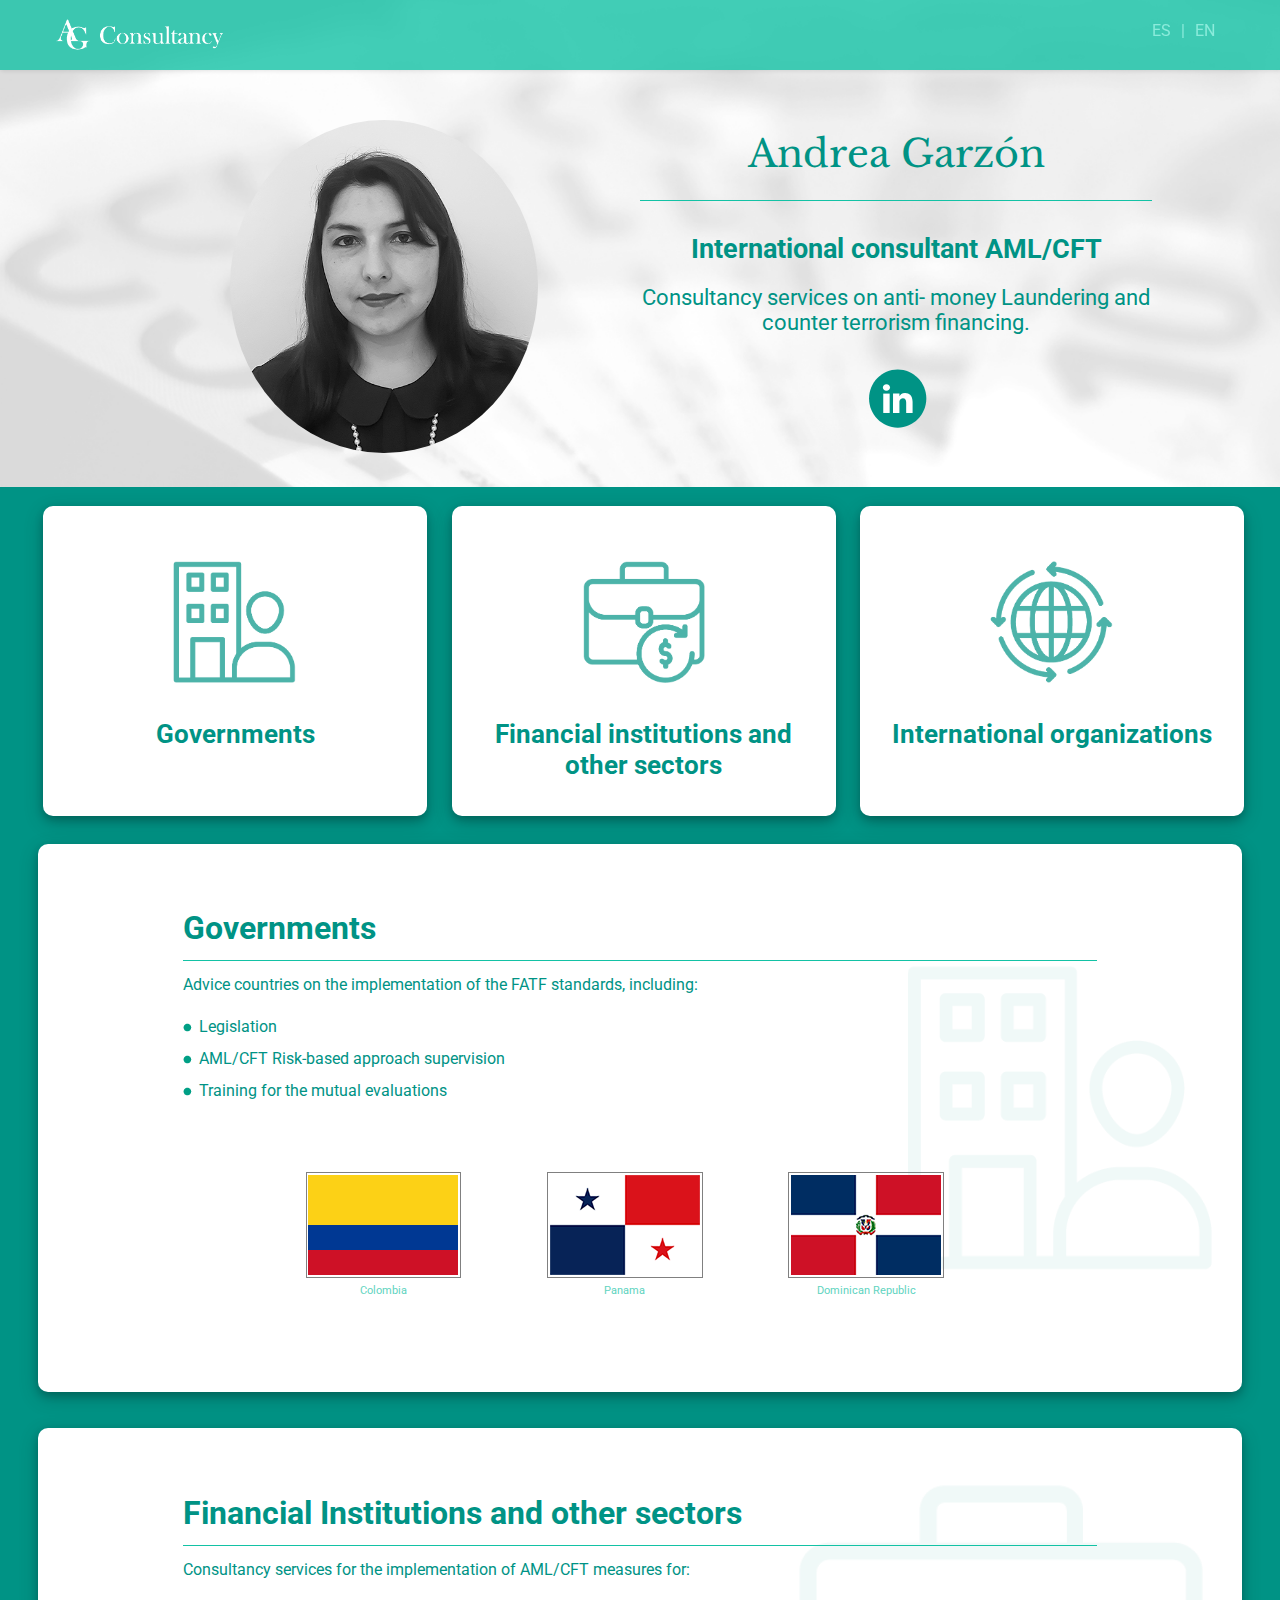
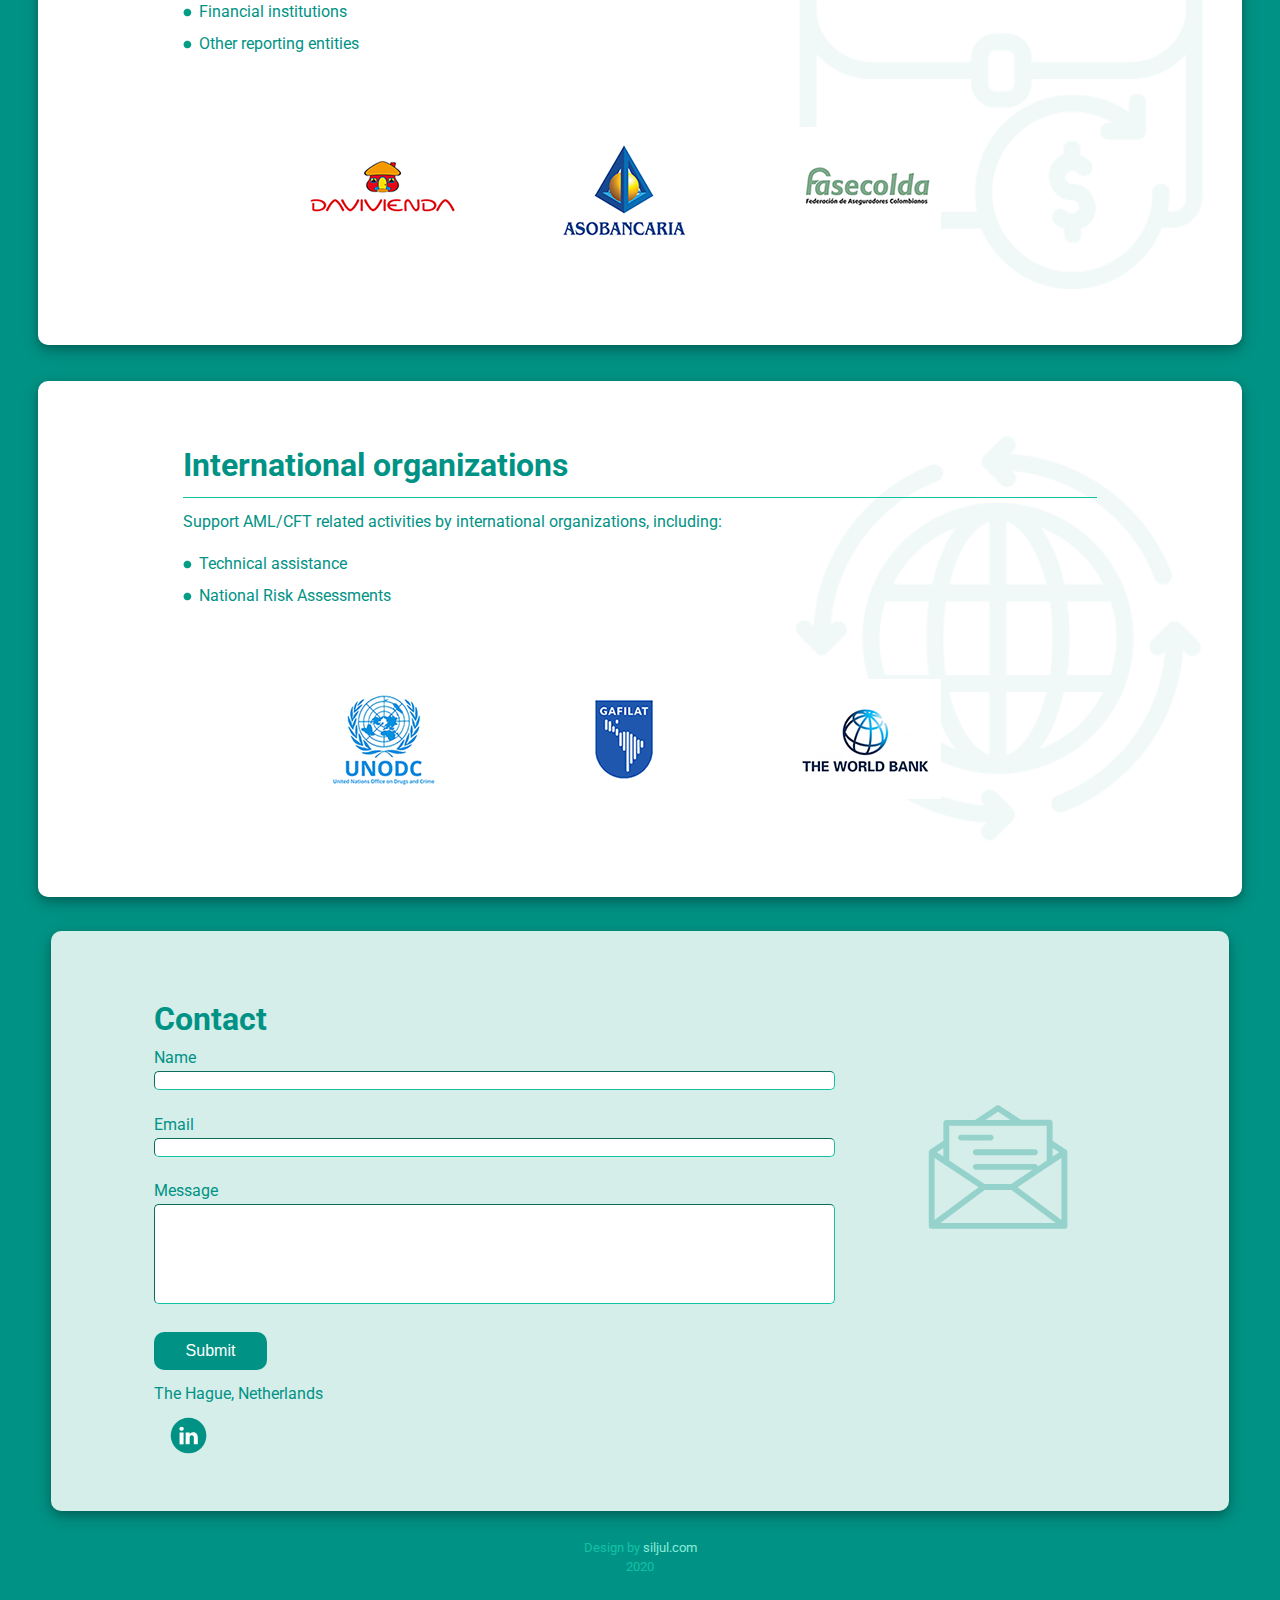
<file: ag-git-5/en/index.html>
<!DOCTYPE html>
<html lang="en">
<head>
    <title>AG Consultancy</title>
   <meta charset="UTF-8">
   <meta name = 'viewport' content='width=device-width, initial-scale=1'>
   <link rel="stylesheet" href="css/default.css">
   <link rel="stylesheet" href="css/styles.css">
   <link href="https://fonts.googleapis.com/css?family=Libre+Baskerville&display=swap" rel="stylesheet">
   <link href="https://fonts.googleapis.com/css2?family=Roboto&display=swap" rel="stylesheet">
   <link href="https://fonts.googleapis.com/css2?family=Roboto:wght@700&display=swap" rel="stylesheet">  
   <link rel="shortcut icon" href="img/favicon.ico" type="image/x-icon">
</head>


<body>

    <header>
        <div class="header">
            <img src = "img/ag_logo-white-2-01.png" class="logo" alt="AG Consultancy logo white" height="70">
            <div id="idiomas">
                <ul class="idioma">
                    <li><a href="../en/index.html">EN</a></li>
                    <li>|</li>
                    <li><a href="../index.html">ES</a></li>
                </ul>
            </div>
        </div>


        <div id="intro">
            <div id="introContenido" class="filaIntro">
                <div id="introFoto" class="columnaIntro">
                    <img src = "img/ag-foto-bn.jpg" alt = "Andrea Garzón's photo">
                </div>
                
                <div id="introTexto" class="columnaIntro">
                    <h1>Andrea Garzón</h1>
                    <hr style="height:1px;border-width:0;color:#13c2a5;background-color:#13c2a5">
                    <h2>International consultant AML/CFT</h2>
                    <p>Consultancy services on anti- money Laundering and counter terrorism financing.</p>
                    <a href = "https://www.linkedin.com/in/andrea-garzon-710bb1145/" target="_blank"><img src = "img/linkedin-icon-01.svg" alt = "LinkedIn icon"></a>
                </div>
            </div>
        </div>
    </header>

  
    <main>



        <section id="icon" class="filaIcon">
            
            <a href="#gobiernos">
            <div class="blancoIcon columnaIcon" >
                <img src = "img/gobierno-icono.png" alt = "Icon">
                <h2>Governments</h2>
            </div>
            </a>
            
            <a href="#financieras">
            <div class="blancoIcon columnaIcon">
                <img src = "img/financieras-icono.png" alt = "Icon">
                <h2>Financial institutions and other sectors</h2>
            </div>
            </a>

            <a href="#internacional">
            <div class="blancoIcon columnaIcon">
                <img src = "img/internacional-icon.png" alt = "Icon">
                <h2>International organizations</h2>
            </div>
            </a>

        </section> 
    
    

        <section id="info" >
            <div id="gobiernos"  class="blancoInfo">
                <h2 class="infoTitulo">Governments</h2>
                <hr style="height:1px;border-width:0;color:#13c2a5;background-color:#13c2a5">
                <div class="divdescripcion">
                    <p>Advice countries on the implementation of the FATF standards, including:</p>
                    <ul>
                        <li>Legislation</li>
                        <li>AML/CFT Risk-based approach supervision</li>
                        <li>Training for the mutual evaluations</li>
                    </ul> 
                </div>
                <div class="filaLogos logos">
                    <figure class="columnaLogos">
                        <img class="bandera" title="Colombia" src = "img/colombia.png" alt = "Colombia's flag">
                        <figcaption>Colombia</figcaption>
                    </figure>
                    <figure class="columnaLogos">
                        <img class="bandera" title="Panama" src = "img/panama.png" alt = "Panama's flag">
                        <figcaption>Panama</figcaption>
                    </figure>
                    <figure class="columnaLogos">
                        <img class="bandera" title="Dominican Republic" src = "img/republica-dominicana.png" alt = "Dominican Republic's flag">
                        <figcaption>Dominican Republic</figcaption>
                    </figure>
                </div>
            </div>

            <div id="financieras"  class="blancoInfo logos">
                <h2 class="infoTitulo">Financial Institutions and other sectors</h2>
                <hr style="height:1px;border-width:0;color:#13c2a5;background-color:#13c2a5">
                <div class="divdescripcion">
                    <p>Consultancy services for the implementation of AML/CFT measures for:</p>
                    <ul>
                        <li>Financial institutions</li>
                        <li>Other reporting entities</li>
                    </ul> 
                </div>
                <div class="filaLogos">
                    <figure class="columnaLogos logos">
                        <a href="https://www.davivienda.com/wps/portal/personas/nuevo">
                            <img title="Davivienda" src = "img/3-1_financial_davivienda.png" alt = "Davivienda's logo and link to official site.">
                        </a>
                        
                    </figure>
                    <figure class="columnaLogos">
                        <a href="https://www.asobancaria.com/">
                            <img title="Asobancaria" src = "img/3-2_financial_asobancaria.png" alt = "ASOBANCARIA's logo and link to official site.">
                        </a>
                        
                    </figure>
                    <figure class="columnaLogos">
                        <a href="https://fasecolda.com/">
                            <img title="Fasecolda" src = "img/3-3_financial_fasecolda.png" alt = "Fasecolda's logo and link to official site.">
                        </a>
                       
                    </figure>
                </div>
            </div>

            <div id="internacional"  class="blancoInfo">
                <h2 class="infoTitulo">International organizations</h2>
                <hr style="height:1px;border-width:0;color:#13c2a5;background-color:#13c2a5">
                <div class="divdescripcion">
                    <p>Support AML/CFT related activities by international organizations, including:</p>
                    <ul>
                        <li>Technical assistance</li>
                        <li>National Risk Assessments</li>
                    </ul> 
                </div>
                <div class="filaLogos">
                    <figure class="columnaLogos">
                        <a href="https://www.unodc.org/colombia/en/index.html">
                            <img title="UNODC" src = "img/1-1_international_unodc.png" alt = "UNODC´s logo and link to official site.">
                        </a>
                        
                    </figure>
                    <figure class="columnaLogos">
                        <a href="https://www.gafilat.org/index.php/es/">
                            <img title="GAFILAT" src = "img/1-2_international_gafilat.png" alt = "GAFILAT´s logo and link to official site.">
                        </a>
                      
                    </figure>
                    <figure class="columnaLogos">
                        <a href="http://www.worldbank.org/">
                            <img title="El Banco Mundial" src = "img/1-3_international_world-bank.png" alt = "The World Bank's logo and link to official site.">
                        </a>
                        
                    </figure>
                </div>
            </div> 
        </section>



        <section id="blancoInfoCont" class="filaContacto">
            <h2>Contact</h2>
            <div class="columnaContacto1">
                <form id="form1">
                    <label for="name">Name</label><br>
                    <input type="text" id="name" name="name"><br>
                    <label for="email">Email</label><br>
                    <input type="email" id="email" name="email"><br>
                    <label for="text">Message</label><br>
                    <input type="text" id="text" name="text"><br>
                </form>    
                <button type="submit" form="form1" value="Submit">Submit</button> 
                <br>
                <br>
                <p>The Hague, Netherlands</p><br>
                <a href = "https://www.linkedin.com/in/andrea-garzon-710bb1145/" target="_blank"><img id="contactoLink" src = "img/linkedin-icon-01.svg"  alt = "LinkedIn icon"></a>
            </div>

            <div class="columnaContacto2">
                <img id="contactoIcon" src = "img/contactosvg-01.svg"  alt = "Mail icon">
            </div>



            
        </section>

    </main>

    <footer>
        <p>Design by <a href="http://www.siljul.com" target="_blank">siljul.com</a></p>
        <p>2020</p>
    </footer>

</body>
</html>
</file>
<file: ag-git-2/css/styles.css>
* {
    box-sizing: border-box;
}


body, html {
    width: 100%;
    height: 100%;
    margin: 0;
    font-family: 'Roboto', sans-serif;
    color: #009385;
    font-size: 100%;
    background-color: #009385;                   
} 





a {
    color: #8BEBDB;
    text-decoration: none;
}



/* 1. Header */
     
      
.header {
    display: block;
    background-color: rgba(19,194,165,0.8);
    box-shadow: 1px 1px 4px 0 rgba(0,0,0,.1);
    position: fixed;
    width: 100%;
    z-index: 5;
    margin-top: 0%;
}

.header ul {
    margin: auto;
    padding: 10px;
    list-style: none;

}

.header li {
    float: right;
    display: block;
    text-align: center;
    padding: 5px 5px;
    text-decoration: none;
    color: #8BEBDB;
    font-size: 80%;
}
  
.header li a:hover {
    color: white;
}
  
.header .logo {
    height: 50px;
    display: block;
    float: left;
    padding: 10px 10px;
    text-decoration: none;
}


@media (min-width: 300px) {
   
    .header .logo {
        height: 60px;
    }


}

@media (min-width: 400px) {
   
    .header .logo {
        height: 70px;
        padding: 10px 20px;
    }
}

@media (min-width: 700px) {
   
    .header .logo {
        height: 70px;
        padding: 10px 40px;
    }


}


/*intro*/

#intro {
    width: 100%;
    height: 70%;
    background-image: url('../img/background2.jpg');
    background-color:white;
    background-size: cover;
    text-align: center;
    line-height: 180%;

}


#introContenido {
    min-height: 100%;
    padding-top: 100px;
    padding-bottom: 0px;
    padding-left: 10%;
    padding-right: 10%;
    max-width: 1300px;
    margin: auto;
}


#introFoto img {
    max-width: 50%;
    height: auto;
    border-radius: 50%;
}


#introTexto h1 {
    font-family: 'Libre Baskerville', serif;
    font-size: 160%;
    padding: 3%;
    line-height: 100%;
}

#introTexto h2 {
    padding: 4%;
    line-height: 120%;
    font-size: 120%;
}

#introTexto {
    font-size: 120%;
    line-height: 115%;
}

#introTexto img {
    max-width: 25%;
    height: auto; 
    padding: 6%;
}


/*MOSAICO*/

.filaIntro {
    margin: 8px -16px;
    margin-top: 100px;
}
    
    
      
/* Add padding BETWEEN each column (if you want) */
.filaIntro,
.filaIntro > .columna {
    padding: 10px;
}
      
/* Clear floats after rows */ 
.filaIntro:after {
    content: "";
    display: table;
    clear: both;
}
    
.columnaIntro {
    width: 100%;
}
    
@media (min-width: 700px) {

    #introContenido {
        min-height: 100%;
        padding-top: 120px;
        padding-bottom: 20px;
        padding-left: 10%;
        padding-right: 10%;
        max-width: 1300px;
        margin: auto;
    }

    #introFoto img {
        max-width: 70%;
        height: auto;
        border-radius: 50%;
    }
        
    #introTexto h1 {
        font-family: 'Libre Baskerville', serif;
        font-size: 160%;
        padding: 3%;
    }
            
    #introTexto h2 {
        padding: 4%;
        line-height: 110%;
    }
            
    #introTexto {
        font-size: 120%;
        line-height: 110%;
    }
            
    #introTexto img {
        max-width: 25%;
        height: auto; 
        padding: 6%;
    }
        
        
    /*MOSAICO*/
        
    .filaIntro {
        margin: 8px -16px;
        margin-top: 100px;
    }
        
        
          
    /* Add padding BETWEEN each column (if you want) */
        .filaIntro,
        .filaIntro > .columna {
        padding: 10px;
    }
          
    /* Clear floats after rows */ 
       .filaIntro:after {
        content: "";
        display: table;
        clear: both;
    }
        
    .columnaIntro {
        float: left;
        width: 50%;
    }
        
}


@media (min-width: 1000px) {

    #introFoto img {
        max-width: 60%;
        height: auto;
        border-radius: 50%;
    }

    #introTexto h1 {
        font-family: 'Libre Baskerville', serif;
        font-size: 170%;
        padding: 3%;
    }
    
    #introTexto h2 {
        
        line-height: 120%;
    }
    
    #introTexto {
        font-size: 140%;
    }
    
    #introTexto img {
        max-width: 25%;
        height: auto; 
        padding: 6%;
    }


    /*MOSAICO*/

    .filaIntro {
    margin: 8px -16px;
    margin-top: 100px;
    }


  
    /* Add padding BETWEEN each column (if you want) */
    .filaIntro,
    .filaIntro > .columna {
    padding: 10px;
    }
  
    /* Clear floats after rows */ 
    .filaIntro:after {
    content: "";
    display: table;
    clear: both;
    }

    .columnaIntro {
    float: left;
    width: 50%;
    }

}        





 /*Main*/


 /* Center website */
 main {
    min-height: 100%;
    padding: 5px;
    max-width: 1300px;
    margin: auto;
    margin-bottom: -50px;
    
  }
 

h2 {
    font-size: 140%;
    font-weight: 700;
    padding-bottom: 2px;
    padding-top: 5px;
    line-height: 120%;

}




section {
    padding: 2%;
    margin: 0%;
    border: 0px;
}


@media (min-width: 300px) {

 

    h2 {
        font-size: 180%;
        font-weight: 700;
        padding-bottom: 5px;
        padding-top: 5px;
    
    }
    
    
    
    section {
        padding: 3%;
        margin: 0%;
        border: 0px;
    }
    
}


@media (min-width: 700px) {

 

h2 {
    font-size: 200%;
    font-weight: 700;
    padding-bottom: 5px;
    padding-top: 5px;

}



section {
    padding: 3%;
    margin: 0%;
    border: 0px;
}

}




@media (min-width: 1000px) {
 /* Center website */

 

h2 {
    font-size: 200%;
    font-weight: 700;
    padding-bottom: 5px;
    padding-top: 5px;

}



section {
    padding: 3%;
    margin: 0%;
    border: 0px;
}

}







/* 3. Icon */

#icon a {
    color: #009385;
}

#icon img {
    max-width: 60%;
    height: auto; 
    padding: 4%;
    display: block;
    margin-left: auto;
    margin-right: auto;
    opacity: 0.7;
}

#icon h2 {
    text-align: center;
    font-size: 60%;
}

.blancoIcon {
    background-color: white;
    padding: 1%;
    padding-top: 10px;
    margin: 1%;
    border-radius: 10px;
    box-shadow: 0 4px 8px 0 rgba(0, 0, 0, 0.2), 0 6px 20px 0 rgba(0, 0, 0, 0.19);
    height: 100px;
}



@media (min-width: 300px) {
   
    .filaIcon {
        margin: -5px 0px -50px 0px;
        height: 50%;

    }


    #icon h2 {
        text-align: center;
        font-size: 80%;
    }



    .blancoIcon {
        height: 150px;
    }
}


@media (min-width: 550px) {
   
    
    #icon h2 {
        text-align: center;
        font-size: 100%;
    }
    
    .filaIcon {
        margin: -5px 0px -50px 0px;
        height: 50%;
    }


    .blancoIcon {
        height: 180px;
    }
}




/*MOSAICO*/

.filaIcon {
    margin: -5px -10px -15px -10px;
    height: 50%;
  }


  
  /* Add padding BETWEEN each column (if you want) */
  .filaIcon,
  .filaIcon > .columna {
    padding: 11px;
  }
  
   /* Clear floats after rows */ 
   .filaIcon:after {
    content: "";
    display: table;
    clear: both;
  }

  .columnaIcon {
    float: left;
    width: 31%;

}



@media (min-width: 550px) {
   
    .filaIcon {
        margin: 0px 0px -30px 0px;
    }


    .blancoIcon {
        height: 180px;
    }
}




@media (min-width: 700px) {

    .filaIcon {
        margin: -5px 0px -40px 0px;
        height: 50%;
    }
   
    .blancoIcon {
        height: 220px;
    }

    #icon h2 {
        text-align: center;
        font-size: 130%;
    }

}


@media (min-width: 800px) {

    .blancoIcon {
        height: 240px;
    }

    .filaIcon {
        margin-bottom: -50px;
        margin-left: 10px;
    }

}





@media (min-width: 1000px) {
    #icon img {
        max-width: 55%;
        height: auto; 
        padding: 6%;
        display: block;
        margin-left: auto;
        margin-right: auto;
        opacity: 0.7;
    }
    
    #icon h2 {
        text-align: center;
        font-size: 160%;
    }
    
    .blancoIcon {
        background-color: white;
        padding: 2%;
        margin: 1%;
        border-radius: 10px;
        box-shadow: 0 4px 8px 0 rgba(0, 0, 0, 0.2), 0 6px 20px 0 rgba(0, 0, 0, 0.19);
        height: 310px;
    }

    .filaIcon {
        margin-bottom: -60px;
        margin-left: 20px;
    }

}


@media (min-width: 1200px) { 
    .filaIcon {
        margin-bottom: -70px;;
    }

}







/* 4. Info */

.bandera {
    border: 1px solid grey;
}

/*MOSAICO

padding: 5% 8% 3% 8%;
margin: 3% 0;
*/



.filaLogos {
    margin: 5px -60px 5px -20px; 
  }

  .filaLogos img {
    max-width: 100%;
    height: auto;
  }

  
  /* Add padding BETWEEN each column (if you want) */
  .filaLogos,
  .filaLogos > .columnaLogos {
    padding: 8px;
  }
  
   /* Clear floats after rows */ 
   .filaLogos:after {
    content: "";
    display: table;
    clear: both;
  }

  .columnaLogos {
    float: left;
    width: 28%;

}

#info p {
    font-size: 90%;
    line-height: 110%;

}


@media (min-width: 300px) {

    .bandera {
        border: 1px solid grey;
    }

    #info p {
        font-size: 100%;
        line-height: 130%;
    
    }


}



@media (min-width: 700px) {
    
    #info p {
        line-height: 150%;
    }


    .filaLogos img {
        max-width: 120%;
        height: auto;
    }

    /*MOSAICO*/

    .filaLogos {
        margin-top: 5px;
        margin-left: -50px;
        margin-right: -80px;
        margin-bottom: 0px;
      }



  
    /* Add padding BETWEEN each column (if you want) */
    .filaLogos,
    .filaLogos > .columnaLogos {
    padding: 30px;
    }
  
    /* Clear floats after rows */ 
    .filaLogos:after {
    content: "";
    display: table;
    clear: both;
     }

    .columnaLogos {
    float: left;
    width: 30%;

    }
    
}
    

@media (min-width: 1000px) {
    #info p {
        line-height: 200%;
    
    }

    .filaLogos img {
        max-width: 150%;
        height: auto;
    }


    /*MOSAICO*/

    .filaLogos {
        margin-top: 5px;
        margin-left: 50px;
        margin-right: 0;
        margin-bottom: 0px;
    }



  
    /* Add padding BETWEEN each column (if you want) */
    .filaLogos,
    .filaLogos > .columnaLogos {
    padding: 30px;
    }
  
    /* Clear floats after rows */ 
    .filaLogos:after {
    content: "";
    display: table;
    clear: both;
    }

    .columnaLogos {
    float: left;
    width: 30%;
    }   
}



/*Lista*/
ul {
    font-size: 90%;
    line-height: 130%;
    list-style: circle inside url("../img/ag_bullet-01-01.png");
    padding-top: 20px;
}
  

@media (min-width: 300px) {
    ul {
        font-size: 100%;
        line-height: 200%;
        padding-top: 10px;
    }
}

@media (min-width: 700px) {
    ul {
        line-height: 200%;
    }
}



figcaption {
    color: #13c2a5;
    opacity: 0.7;
    text-align: center;
    padding-top: 4%;
    font-size: 70%;
}

#info img {
    display: block;
    margin: auto;
    padding: 1%;
}


/*fondos*/

.blancoInfo {
    background-color: white;
    padding: 5% 8% 3% 8%;
    margin: 3% 0;
    border-radius: 10px;
    box-shadow: 0 4px 8px 0 rgba(0, 0, 0, 0.2), 0 6px 20px 0 rgba(0, 0, 0, 0.19);
}

#gobiernos {
    background-image: url('../img/gobierno-fondo.png');
    background-size: 40%;
    background-repeat: no-repeat;
    background-position: right;
}

#financieras {
    background-image: url('../img/financieras-fondo.png');
    background-size: 40%;
    background-repeat: no-repeat;
    background-position: right;
}


#internacional {
    background-image: url('../img/internacional-fondo.png');
    background-size: 40%;
    background-repeat: no-repeat;
    background-position: right;
}


@media (min-width: 700px) {
    .blancoInfo {
        background-color: white;
        padding: 5% 12% 3% 12%;
        margin: 3% 0;
        border-radius: 10px;
        box-shadow: 0 4px 8px 0 rgba(0, 0, 0, 0.2), 0 6px 20px 0 rgba(0, 0, 0, 0.19);
    }
    
    #gobiernos {
        background-image: url('../img/gobierno-fondo.png');
        background-repeat: no-repeat;
        background-position: right;
    }
    
    #financieras {
        background-image: url('../img/financieras-fondo.png');
        background-repeat: no-repeat;
        background-position: right;
    }
    
    
    #internacional {
        background-image: url('../img/internacional-fondo.png');
        background-repeat: no-repeat;
        background-position: right;
    }

}


  
@media (min-width: 1000px) {
    .blancoInfo {
        background-color: white;
        padding: 5% 12% 3% 12%;
        margin: 3% 0;
        border-radius: 10px;
        box-shadow: 0 4px 8px 0 rgba(0, 0, 0, 0.2), 0 6px 20px 0 rgba(0, 0, 0, 0.19);
    }
    
    #gobiernos {
        background-image: url('../img/gobierno-fondo.png');
        background-repeat: no-repeat;
        background-position: right;
        background-size: 30%;

    }
    
    #financieras {
        background-image: url('../img/financieras-fondo.png');
        background-repeat: no-repeat;
        background-position: right;
    }
    
    
    #internacional {
        background-image: url('../img/internacional-fondo.png');
        background-repeat: no-repeat;
        background-position: right;
    }

}






/* 5. Contact */

button {
    background-color: #009385;
    border: none;
    color: white;
    margin-top: 2%;
    padding: 10px 32px;
    text-align: center;
    text-decoration: none;
    display: inline-block;
    font-size: 16px;
    border-radius: 10px;
}

label {
    padding-bottom: 3%;
    line-height: 170%;
}

input {
    margin-bottom: 3%;
    border-radius: 5px;
    border-color: #13c2a5;
    border-width: 1px;
    width: 100%;
}

#text {
    height: 100px;
}

#contactoLink {
    max-width: 10%;
    height: auto;
}

#blancoInfoCont {
    background-color: #d6eeea;
    padding: 5% 8% 3% 8%;
    margin: 4%;
    margin-top: 0;
    border-radius: 10px;
    box-shadow: 0 4px 8px 0 rgba(0, 0, 0, 0.2), 0 6px 20px 0 rgba(0, 0, 0, 0.19);
}

#contactoIcon {
    display: none;

}

    




@media (min-width: 700px) {
    #blancoInfoCont {
        padding: 5% 8% 3% 8%;
        margin: 4%;
        margin-top: -10px;
    
    }    

    
    #contactoLink {
        max-width: 35%;
        height: auto;
        padding: 2%;
    }
    

    
    .columnaContacto1 p {
        display: inline;
    }
    
    
    #contactoLink {
        max-width: 10%;
        height: auto;
    }

    #contactoIcon {
        display: block;
        max-width: 100%;
        height: auto;
        padding-left: 20%;
        padding-top: 20%;
        opacity: 0.3;
    
    }

    /*MOSAICO*/

    .filaContacto {
        margin-top: 5px;
        margin-left: -100px;
        margin-right: -100px;
        margin-bottom: 0px;
    }
        

         
    /* Clear floats after rows */ 
    .filaContacto:after {
        content: "";
        display: table;
        clear: both;
    }
        
    .columnaContacto1 {
        float: left;
        width: 70%;
    } 

    .columnaContacto2 {
        float: left;
        width: 28%;
    } 

}

@media (min-width: 1000px) {


    #blancoInfoCont {
        padding: 5% 8% 3% 8%;
        margin: 4%;
        margin-top: -40px;
    
    }
    
    #contactoIcon {
        display: block;
        max-width: 80%;
        height: auto;
        padding-top: 20%;
        margin: auto;
        opacity: 0.3;
    
    }

    button {

        margin-top: 1%;
    }


    /*MOSAICO*/

    .filaContacto {
        margin-top: 5px;
        margin-left: -100px;
        margin-right: -100px;
        margin-bottom: 0px;
    }
        
        
         
    /* Add padding BETWEEN each column (if you want) */
    .filaContacto,
    .filaContacto > .columnaContacto {
        padding: 30px;
    }
         
    /* Clear floats after rows */ 
    .filaContacto:after {
        content: "";
        display: table;
        clear: both;
    }
        
    .columnaContacto {
        float: left;
        width: 50%;
    } 
}



/* 6. Footer */

footer {
    color: #13c2a5;
    text-align: center;
    font-size: 80%;
    padding: 5%;
    padding-top: 70px;
    line-height: 150%;
}

@media (min-width: 700px) {
    footer {
        color: #13c2a5;
        text-align: center;
        font-size: 80%;
        padding: 5%;
        line-height: 150%;
    }
}

@media (min-width: 1000px) {
    footer {
        color: #13c2a5;
        text-align: center;
        font-size: 80%;
        padding: 2%;
        line-height: 150%;
    }  
}
</file>
<file: ag-git-3/css/styles.css>
* {
    box-sizing: border-box;
}


body, html {
    width: 100%;
    height: 100%;
    margin: 0;
    font-family: 'Roboto', sans-serif;
    color: #009385;
    font-size: 100%;
    background-color: #009385;                   
} 





a {
    color: #8BEBDB;
    text-decoration: none;
}



/* 1. Header */
     
      
.header {
    display: block;
    background-color: rgba(19,194,165,0.8);
    box-shadow: 1px 1px 4px 0 rgba(0,0,0,.1);
    position: fixed;
    width: 100%;
    z-index: 5;
    margin-top: 0%;
    padding-right: 10px;
}

.header ul {
    margin: auto;
    padding: 10px;

    list-style: none;

}

.header li {
    float: right;
    display: block;
    text-align: center;
    padding: 5px 5px;
    text-decoration: none;
    color: #8BEBDB;
    font-size: 80%;
}

.header li a:hover {
    color: white;
}
  
.header .logo {
    height: 50px;
    display: block;
    float: left;
    padding: 10px 10px;
    text-decoration: none;
}

#idiomas {
    padding-right: 40px;
}


@media (min-width: 300px) {
   
    .header .logo {
        height: 60px;
    }


}

@media (min-width: 400px) {
   
    .header .logo {
        height: 70px;
        padding: 10px 20px;
    }
    
    .header li {
        font-size: 100%;
    }
}

@media (min-width: 700px) {
   
    .header .logo {
        height: 70px;
        padding: 10px 40px;
    }


}


/*intro*/

#intro {
    width: 100%;
    height: 70%;
    background-image: url('../img/background2.jpg');
    background-color:white;
    background-size: cover;
    text-align: center;
    line-height: 180%;

}


#introContenido {
    min-height: 100%;
    padding-top: 100px;
    padding-bottom: 0px;
    padding-left: 10%;
    padding-right: 10%;
    max-width: 1300px;
    margin: auto;
}


#introFoto img {
    max-width: 50%;
    height: auto;
    border-radius: 50%;
}


#introTexto h1 {
    font-family: 'Libre Baskerville', serif;
    font-size: 160%;
    padding: 3%;
    line-height: 100%;
}

#introTexto h2 {
    padding: 4%;
    line-height: 120%;
    font-size: 120%;
}

#introTexto {
    font-size: 120%;
    line-height: 115%;
}

#introTexto img {
    max-width: 25%;
    height: auto; 
    padding: 6%;
}


/*MOSAICO*/

.filaIntro {
    margin: 8px -16px;
    margin-top: 100px;
}
    
    
      
/* Add padding BETWEEN each column (if you want) */
.filaIntro,
.filaIntro > .columna {
    padding: 10px;
}
      
/* Clear floats after rows */ 
.filaIntro:after {
    content: "";
    display: table;
    clear: both;
}
    
.columnaIntro {
    width: 100%;
}
    
@media (min-width: 700px) {

    #introContenido {
        min-height: 100%;
        padding-top: 120px;
        padding-bottom: 20px;
        padding-left: 10%;
        padding-right: 10%;
        max-width: 1300px;
        margin: auto;
    }

    #introFoto img {
        max-width: 70%;
        height: auto;
        border-radius: 50%;
    }
        
    #introTexto h1 {
        font-family: 'Libre Baskerville', serif;
        font-size: 160%;
        padding: 3%;
    }
            
    #introTexto h2 {
        padding: 4%;
        line-height: 110%;
    }
            
    #introTexto {
        font-size: 120%;
        line-height: 110%;
    }
            
    #introTexto img {
        max-width: 25%;
        height: auto; 
        padding: 6%;
    }
        
        
    /*MOSAICO*/
        
    .filaIntro {
        margin: 8px -16px;
        margin-top: 100px;
    }
        
        
          
    /* Add padding BETWEEN each column (if you want) */
        .filaIntro,
        .filaIntro > .columna {
        padding: 10px;
    }
          
    /* Clear floats after rows */ 
       .filaIntro:after {
        content: "";
        display: table;
        clear: both;
    }
        
    .columnaIntro {
        float: left;
        width: 50%;
    }
        
}


@media (min-width: 1000px) {

    #introFoto img {
        max-width: 60%;
        height: auto;
        border-radius: 50%;
    }

    #introTexto h1 {
        font-family: 'Libre Baskerville', serif;
        font-size: 170%;
        padding: 3%;
    }
    
    #introTexto h2 {
        
        line-height: 120%;
    }
    
    #introTexto {
        font-size: 140%;
    }
    
    #introTexto img {
        max-width: 25%;
        height: auto; 
        padding: 6%;
    }


    /*MOSAICO*/

    .filaIntro {
    margin: 8px -16px;
    margin-top: 100px;
    }


  
    /* Add padding BETWEEN each column (if you want) */
    .filaIntro,
    .filaIntro > .columna {
    padding: 10px;
    }
  
    /* Clear floats after rows */ 
    .filaIntro:after {
    content: "";
    display: table;
    clear: both;
    }

    .columnaIntro {
    float: left;
    width: 50%;
    }

}        





 /*Main*/


 /* Center website */
 main {
    min-height: 100%;
    padding: 0;
    max-width: 1300px;
    margin: auto;
    margin-bottom: -50px;
    
  }
 

h2 {
    font-size: 140%;
    font-weight: 700;
    padding-bottom: 2px;
    padding-top: 5px;
    line-height: 120%;

}




section {
    padding: 2%;
    margin: 0%;
    border: 0px;
}


@media (min-width: 300px) {

 

    h2 {
        font-size: 180%;
        font-weight: 700;
        padding-bottom: 5px;
        padding-top: 5px;
    
    }
    
    
    
    section {
        padding: 3%;
        margin: 0%;
        border: 0px;
    }
    
}


@media (min-width: 700px) {

 

h2 {
    font-size: 200%;
    font-weight: 700;
    padding-bottom: 5px;
    padding-top: 5px;

}



section {
    padding: 3%;
    margin: 0%;
    border: 0px;
}

}




@media (min-width: 1000px) {
 /* Center website */

 

h2 {
    font-size: 200%;
    font-weight: 700;
    padding-bottom: 5px;
    padding-top: 5px;

}



section {
    padding: 3%;
    margin: 0%;
    border: 0px;
}

}







/* 3. Icon */

#icon a {
    color: #009385;
}

#icon img {
    max-width: 60%;
    height: auto; 
    padding: 4%;
    display: block;
    margin-left: auto;
    margin-right: auto;
    opacity: 0.7;
}

#icon h2 {
    text-align: center;
    font-size: 60%;
}

.blancoIcon {
    background-color: white;
    padding: 1%;
    padding-top: 10px;
    margin: 1%;
    border-radius: 10px;
    box-shadow: 0 4px 8px 0 rgba(0, 0, 0, 0.2), 0 6px 20px 0 rgba(0, 0, 0, 0.19);
    height: 100px;
}



@media (min-width: 300px) {
   
    .filaIcon {
        margin: -5px 0px -50px 0px;
        height: 50%;

    }


    #icon h2 {
        text-align: center;
        font-size: 80%;
    }



    .blancoIcon {
        height: 150px;
    }
}


@media (min-width: 550px) {
   
    
    #icon h2 {
        text-align: center;
        font-size: 100%;
    }
    
    .filaIcon {
        margin: -5px 0px -50px 0px;
        height: 50%;
    }


    .blancoIcon {
        height: 180px;
    }
}




/*MOSAICO*/

.filaIcon {
    margin: -5px -10px -15px -10px;
    height: 50%;
  }


  
  /* Add padding BETWEEN each column (if you want) */
  .filaIcon,
  .filaIcon > .columna {
    padding: 11px;
  }
  
   /* Clear floats after rows */ 
   .filaIcon:after {
    content: "";
    display: table;
    clear: both;
  }

  .columnaIcon {
    float: left;
    width: 31%;

}



@media (min-width: 550px) {
   
    .filaIcon {
        margin: 0px 0px -30px 0px;
    }


    .blancoIcon {
        height: 180px;
    }
}




@media (min-width: 700px) {

    .filaIcon {
        margin: -5px 0px -40px 0px;
        height: 50%;
    }
   
    .blancoIcon {
        height: 220px;
    }

    #icon h2 {
        text-align: center;
        font-size: 130%;
    }

}


@media (min-width: 800px) {

    .blancoIcon {
        height: 240px;
    }

    .filaIcon {
        margin-bottom: -50px;
        margin-left: 10px;
    }

}





@media (min-width: 1000px) {
    #icon img {
        max-width: 55%;
        height: auto; 
        padding: 6%;
        display: block;
        margin-left: auto;
        margin-right: auto;
        opacity: 0.7;
    }
    
    #icon h2 {
        text-align: center;
        font-size: 160%;
    }
    
    .blancoIcon {
        background-color: white;
        padding: 2%;
        margin: 1%;
        border-radius: 10px;
        box-shadow: 0 4px 8px 0 rgba(0, 0, 0, 0.2), 0 6px 20px 0 rgba(0, 0, 0, 0.19);
        height: 310px;
    }

    .filaIcon {
        margin-bottom: -60px;
        margin-left: 20px;
    }

}


@media (min-width: 1200px) { 
    .filaIcon {
        margin-bottom: -70px;;
    }

}







/* 4. Info */

.bandera {
    border: 1px solid grey;
}

/*MOSAICO

padding: 5% 8% 3% 8%;
margin: 3% 0;
*/



.filaLogos {
    margin: 5px -60px 5px -20px; 
  }

  .filaLogos img {
    max-width: 100%;
    height: auto;
  }

  
  /* Add padding BETWEEN each column (if you want) */
  .filaLogos,
  .filaLogos > .columnaLogos {
    padding: 8px;
  }
  
   /* Clear floats after rows */ 
   .filaLogos:after {
    content: "";
    display: table;
    clear: both;
  }

  .columnaLogos {
    float: left;
    width: 28%;

}

#info p {
    font-size: 90%;
    line-height: 110%;

}


@media (min-width: 300px) {

    .bandera {
        border: 1px solid grey;
    }

    #info p {
        font-size: 100%;
        line-height: 130%;
    
    }


}



@media (min-width: 700px) {
    
    #info p {
        line-height: 150%;
    }


    .filaLogos img {
        max-width: 120%;
        height: auto;
    }

    /*MOSAICO*/

    .filaLogos {
        margin-top: 5px;
        margin-left: -50px;
        margin-right: -80px;
        margin-bottom: 0px;
      }



  
    /* Add padding BETWEEN each column (if you want) */
    .filaLogos,
    .filaLogos > .columnaLogos {
    padding: 30px;
    }
  
    /* Clear floats after rows */ 
    .filaLogos:after {
    content: "";
    display: table;
    clear: both;
     }

    .columnaLogos {
    float: left;
    width: 30%;

    }
    
}
    

@media (min-width: 1000px) {
    #info p {
        line-height: 200%;
    
    }

    .filaLogos img {
        max-width: 150%;
        height: auto;
    }


    /*MOSAICO*/

    .filaLogos {
        margin-top: 5px;
        margin-left: 50px;
        margin-right: 0;
        margin-bottom: 0px;
    }



  
    /* Add padding BETWEEN each column (if you want) */
    .filaLogos,
    .filaLogos > .columnaLogos {
    padding: 30px;
    }
  
    /* Clear floats after rows */ 
    .filaLogos:after {
    content: "";
    display: table;
    clear: both;
    }

    .columnaLogos {
    float: left;
    width: 30%;
    }   
}



/*Lista*/
ul {
    font-size: 90%;
    line-height: 130%;
    list-style: circle inside url("../img/ag_bullet-01-01.png");
    padding-top: 20px;
}
  

@media (min-width: 300px) {
    ul {
        font-size: 100%;
        line-height: 200%;
        padding-top: 10px;
    }
}

@media (min-width: 700px) {
    ul {
        line-height: 200%;
    }
}



figcaption {
    color: #13c2a5;
    opacity: 0.7;
    text-align: center;
    padding-top: 4%;
    font-size: 70%;
}

#info img {
    display: block;
    margin: auto;
    padding: 1%;
}


/*fondos*/

.blancoInfo {
    background-color: white;
    padding: 5% 8% 3% 8%;
    margin: 3% 0;
    border-radius: 10px;
    box-shadow: 0 4px 8px 0 rgba(0, 0, 0, 0.2), 0 6px 20px 0 rgba(0, 0, 0, 0.19);
}

#gobiernos {
    background-image: url('../img/gobierno-fondo.png');
    background-size: 40%;
    background-repeat: no-repeat;
    background-position: right;
}

#financieras {
    background-image: url('../img/financieras-fondo.png');
    background-size: 40%;
    background-repeat: no-repeat;
    background-position: right;
}


#internacional {
    background-image: url('../img/internacional-fondo.png');
    background-size: 40%;
    background-repeat: no-repeat;
    background-position: right;
}


@media (min-width: 700px) {
    .blancoInfo {
        background-color: white;
        padding: 5% 12% 3% 12%;
        margin: 3% 0;
        border-radius: 10px;
        box-shadow: 0 4px 8px 0 rgba(0, 0, 0, 0.2), 0 6px 20px 0 rgba(0, 0, 0, 0.19);
    }
    
    #gobiernos {
        background-image: url('../img/gobierno-fondo.png');
        background-repeat: no-repeat;
        background-position: right;
    }
    
    #financieras {
        background-image: url('../img/financieras-fondo.png');
        background-repeat: no-repeat;
        background-position: right;
    }
    
    
    #internacional {
        background-image: url('../img/internacional-fondo.png');
        background-repeat: no-repeat;
        background-position: right;
    }

}


  
@media (min-width: 1000px) {
    .blancoInfo {
        background-color: white;
        padding: 5% 12% 3% 12%;
        margin: 3% 0;
        border-radius: 10px;
        box-shadow: 0 4px 8px 0 rgba(0, 0, 0, 0.2), 0 6px 20px 0 rgba(0, 0, 0, 0.19);
    }
    
    #gobiernos {
        background-image: url('../img/gobierno-fondo.png');
        background-repeat: no-repeat;
        background-position: right;
        background-size: 30%;

    }
    
    #financieras {
        background-image: url('../img/financieras-fondo.png');
        background-repeat: no-repeat;
        background-position: right;
    }
    
    
    #internacional {
        background-image: url('../img/internacional-fondo.png');
        background-repeat: no-repeat;
        background-position: right;
    }

}






/* 5. Contact */

button {
    background-color: #009385;
    border: none;
    color: white;
    margin-top: 2%;
    padding: 10px 32px;
    text-align: center;
    text-decoration: none;
    display: inline-block;
    font-size: 16px;
    border-radius: 10px;
}

label {
    padding-bottom: 3%;
    line-height: 170%;
}

input {
    margin-bottom: 3%;
    border-radius: 5px;
    border-color: #13c2a5;
    border-width: 1px;
    width: 100%;
}

#text {
    height: 100px;
}

#contactoLink {
    max-width: 10%;
    height: auto;
}

#blancoInfoCont {
    background-color: #d6eeea;
    padding: 5% 8% 3% 8%;
    margin: 4%;
    margin-top: 0;
    border-radius: 10px;
    box-shadow: 0 4px 8px 0 rgba(0, 0, 0, 0.2), 0 6px 20px 0 rgba(0, 0, 0, 0.19);
}

#contactoIcon {
    display: none;

}

    




@media (min-width: 700px) {
    #blancoInfoCont {
        padding: 5% 8% 3% 8%;
        margin: 4%;
        margin-top: -10px;
    
    }    

    
    #contactoLink {
        max-width: 35%;
        height: auto;
        padding: 2%;
    }
    

    
    .columnaContacto1 p {
        display: inline;
    }
    
    
    #contactoLink {
        max-width: 10%;
        height: auto;
    }

    #contactoIcon {
        display: block;
        max-width: 100%;
        height: auto;
        padding-left: 20%;
        padding-top: 20%;
        opacity: 0.3;
    
    }

    /*MOSAICO*/

    .filaContacto {
        margin-top: 5px;
        margin-left: -100px;
        margin-right: -100px;
        margin-bottom: 0px;
    }
        

         
    /* Clear floats after rows */ 
    .filaContacto:after {
        content: "";
        display: table;
        clear: both;
    }
        
    .columnaContacto1 {
        float: left;
        width: 70%;
    } 

    .columnaContacto2 {
        float: left;
        width: 28%;
    } 

}

@media (min-width: 1000px) {


    #blancoInfoCont {
        padding: 5% 8% 3% 8%;
        margin: 4%;
        margin-top: -40px;
    
    }
    
    #contactoIcon {
        display: block;
        max-width: 80%;
        height: auto;
        padding-top: 20%;
        margin: auto;
        opacity: 0.3;
    
    }

    button {

        margin-top: 1%;
    }


    /*MOSAICO*/

    .filaContacto {
        margin-top: 5px;
        margin-left: -100px;
        margin-right: -100px;
        margin-bottom: 0px;
    }
        
        
         
    /* Add padding BETWEEN each column (if you want) */
    .filaContacto,
    .filaContacto > .columnaContacto {
        padding: 30px;
    }
         
    /* Clear floats after rows */ 
    .filaContacto:after {
        content: "";
        display: table;
        clear: both;
    }
        
    .columnaContacto {
        float: left;
        width: 50%;
    } 
}



/* 6. Footer */

footer {
    color: #13c2a5;
    text-align: center;
    font-size: 80%;
    padding: 5%;
    padding-top: 70px;
    line-height: 150%;
}

@media (min-width: 700px) {
    footer {
        color: #13c2a5;
        text-align: center;
        font-size: 80%;
        padding: 5%;
        line-height: 150%;
    }
}

@media (min-width: 1000px) {
    footer {
        color: #13c2a5;
        text-align: center;
        font-size: 80%;
        padding: 2%;
        line-height: 150%;
    }  
}
</file>
<file: ag-git-4-foto2/css/styles.css>
* {
    box-sizing: border-box;
}


body, html {
    width: 100%;
    height: 100%;
    margin: 0;
    font-family: 'Roboto', sans-serif;
    color: #009385;
    font-size: 100%;
    background-color: #009385;                   
} 





a {
    color: #8BEBDB;
    text-decoration: none;
}



/* 1. Header */
     
      
.header {
    display: block;
    background-color: rgba(19,194,165,0.8);
    box-shadow: 1px 1px 4px 0 rgba(0,0,0,.1);
    position: fixed;
    width: 100%;
    z-index: 5;
    margin-top: 0%;
    padding-right: 10px;
}

.header ul {
    margin: auto;
    padding: 10px;

    list-style: none;

}

.header li {
    float: right;
    display: block;
    text-align: center;
    padding: 5px 5px;
    text-decoration: none;
    color: #8BEBDB;
    font-size: 80%;
}

.header li a:hover {
    color: white;
}
  
.header .logo {
    height: 50px;
    display: block;
    float: left;
    padding: 10px 10px;
    text-decoration: none;
}

#idiomas {
    padding-right: 40px;
}


@media (min-width: 300px) {
   
    .header .logo {
        height: 60px;
    }


}

@media (min-width: 400px) {
   
    .header .logo {
        height: 70px;
        padding: 10px 20px;
    }
    
    .header li {
        font-size: 100%;
    }
}

@media (min-width: 700px) {
   
    .header .logo {
        height: 70px;
        padding: 10px 40px;
    }


}


/*intro*/

#intro {
    width: 100%;
    height: 70%;
    background-image: url('../img/background2.jpg');
    background-color:white;
    background-size: cover;
    text-align: center;
    line-height: 180%;

}


#introContenido {
    min-height: 100%;
    padding-top: 100px;
    padding-bottom: 0px;
    padding-left: 10%;
    padding-right: 10%;
    max-width: 1300px;
    margin: auto;
}


#introFoto img {
    max-width: 50%;
    height: auto;
    border-radius: 50%;
}


#introTexto h1 {
    font-family: 'Libre Baskerville', serif;
    font-size: 160%;
    padding: 3%;
    line-height: 100%;
}

#introTexto h2 {
    padding: 4%;
    line-height: 120%;
    font-size: 120%;
}

#introTexto {
    font-size: 120%;
    line-height: 115%;
}

#introTexto img {
    max-width: 25%;
    height: auto; 
    padding: 6%;
}


/*MOSAICO*/

.filaIntro {
    margin: 8px -16px;
    margin-top: 100px;
}
    
    
      
/* Add padding BETWEEN each column (if you want) */
.filaIntro,
.filaIntro > .columna {
    padding: 10px;
}
      
/* Clear floats after rows */ 
.filaIntro:after {
    content: "";
    display: table;
    clear: both;
}
    
.columnaIntro {
    width: 100%;
}
    
@media (min-width: 700px) {

    #introContenido {
        min-height: 100%;
        padding-top: 120px;
        padding-bottom: 20px;
        padding-left: 10%;
        padding-right: 10%;
        max-width: 1300px;
        margin: auto;
    }

    #introFoto img {
        max-width: 70%;
        height: auto;
        border-radius: 50%;
    }
        
    #introTexto h1 {
        font-family: 'Libre Baskerville', serif;
        font-size: 160%;
        padding: 3%;
    }
            
    #introTexto h2 {
        padding: 4%;
        line-height: 110%;
    }
            
    #introTexto {
        font-size: 120%;
        line-height: 110%;
    }
            
    #introTexto img {
        max-width: 25%;
        height: auto; 
        padding: 6%;
    }
        
        
    /*MOSAICO*/
        
    .filaIntro {
        margin: 8px -16px;
        margin-top: 100px;
    }
        
        
          
    /* Add padding BETWEEN each column (if you want) */
        .filaIntro,
        .filaIntro > .columna {
        padding: 10px;
    }
          
    /* Clear floats after rows */ 
       .filaIntro:after {
        content: "";
        display: table;
        clear: both;
    }
        
    .columnaIntro {
        float: left;
        width: 50%;
    }
        
}


@media (min-width: 1000px) {

    #introFoto img {
        max-width: 60%;
        height: auto;
        border-radius: 50%;
    }

    #introTexto h1 {
        font-family: 'Libre Baskerville', serif;
        font-size: 170%;
        padding: 3%;
    }
    
    #introTexto h2 {
        
        line-height: 120%;
    }
    
    #introTexto {
        font-size: 140%;
    }
    
    #introTexto img {
        max-width: 25%;
        height: auto; 
        padding: 6%;
    }


    /*MOSAICO*/

    .filaIntro {
    margin: 8px -16px;
    margin-top: 100px;
    }


  
    /* Add padding BETWEEN each column (if you want) */
    .filaIntro,
    .filaIntro > .columna {
    padding: 10px;
    }
  
    /* Clear floats after rows */ 
    .filaIntro:after {
    content: "";
    display: table;
    clear: both;
    }

    .columnaIntro {
    float: left;
    width: 50%;
    }

}        





 /*Main*/


 /* Center website */
 main {
    min-height: 100%;
    padding: 0;
    max-width: 1300px;
    margin: auto;
    margin-bottom: -50px;
    
  }
 

h2 {
    font-size: 140%;
    font-weight: 700;
    padding-bottom: 2px;
    padding-top: 5px;
    line-height: 120%;

}




section {
    padding: 2%;
    margin: 0%;
    border: 0px;
}


@media (min-width: 300px) {

 

    h2 {
        font-size: 180%;
        font-weight: 700;
        padding-bottom: 5px;
        padding-top: 5px;
    
    }
    
    
    
    section {
        padding: 3%;
        margin: 0%;
        border: 0px;
    }
    
}


@media (min-width: 700px) {

 

h2 {
    font-size: 200%;
    font-weight: 700;
    padding-bottom: 5px;
    padding-top: 5px;

}



section {
    padding: 3%;
    margin: 0%;
    border: 0px;
}

}




@media (min-width: 1000px) {
 /* Center website */

 

h2 {
    font-size: 200%;
    font-weight: 700;
    padding-bottom: 5px;
    padding-top: 5px;

}



section {
    padding: 3%;
    margin: 0%;
    border: 0px;
}

}







/* 3. Icon */

#icon a {
    color: #009385;
}

#icon img {
    max-width: 60%;
    height: auto; 
    padding: 4%;
    display: block;
    margin-left: auto;
    margin-right: auto;
    opacity: 0.7;
}

#icon h2 {
    text-align: center;
    font-size: 60%;
}

.blancoIcon {
    background-color: white;
    padding: 1%;
    padding-top: 10px;
    margin: 1%;
    border-radius: 10px;
    box-shadow: 0 4px 8px 0 rgba(0, 0, 0, 0.2), 0 6px 20px 0 rgba(0, 0, 0, 0.19);
    height: 100px;
}



@media (min-width: 300px) {
   
    .filaIcon {
        margin: -5px 0px -50px 0px;
        height: 50%;

    }


    #icon h2 {
        text-align: center;
        font-size: 80%;
    }



    .blancoIcon {
        height: 150px;
    }
}


@media (min-width: 550px) {
   
    
    #icon h2 {
        text-align: center;
        font-size: 100%;
    }
    
    .filaIcon {
        margin: -5px 0px -50px 0px;
        height: 50%;
    }


    .blancoIcon {
        height: 180px;
    }
}




/*MOSAICO*/

.filaIcon {
    margin: -5px -10px -15px -10px;
    height: 50%;
  }


  
  /* Add padding BETWEEN each column (if you want) */
  .filaIcon,
  .filaIcon > .columna {
    padding: 11px;
  }
  
   /* Clear floats after rows */ 
   .filaIcon:after {
    content: "";
    display: table;
    clear: both;
  }

  .columnaIcon {
    float: left;
    width: 31%;

}



@media (min-width: 550px) {
   
    .filaIcon {
        margin: 0px 0px -30px 0px;
    }


    .blancoIcon {
        height: 180px;
    }
}




@media (min-width: 700px) {

    .filaIcon {
        margin: -5px 0px -40px 0px;
        height: 50%;
    }
   
    .blancoIcon {
        height: 220px;
    }

    #icon h2 {
        text-align: center;
        font-size: 130%;
    }

}


@media (min-width: 800px) {

    .blancoIcon {
        height: 240px;
    }

    .filaIcon {
        margin-bottom: -50px;
        margin-left: 10px;
    }

}





@media (min-width: 1000px) {
    #icon img {
        max-width: 55%;
        height: auto; 
        padding: 6%;
        display: block;
        margin-left: auto;
        margin-right: auto;
        opacity: 0.7;
    }
    
    #icon h2 {
        text-align: center;
        font-size: 160%;
    }
    
    .blancoIcon {
        background-color: white;
        padding: 2%;
        margin: 1%;
        border-radius: 10px;
        box-shadow: 0 4px 8px 0 rgba(0, 0, 0, 0.2), 0 6px 20px 0 rgba(0, 0, 0, 0.19);
        height: 310px;
    }

    .filaIcon {
        margin-bottom: -60px;
        margin-left: 20px;
    }

}


@media (min-width: 1200px) { 
    .filaIcon {
        margin-bottom: -70px;;
    }

}







/* 4. Info */

.bandera {
    border: 1px solid grey;
}

/*MOSAICO

padding: 5% 8% 3% 8%;
margin: 3% 0;
*/



.filaLogos {
    margin: 5px -60px 5px -20px; 
  }

  .filaLogos img {
    max-width: 100%;
    height: auto;
  }

  
  /* Add padding BETWEEN each column (if you want) */
  .filaLogos,
  .filaLogos > .columnaLogos {
    padding: 8px;
  }
  
   /* Clear floats after rows */ 
   .filaLogos:after {
    content: "";
    display: table;
    clear: both;
  }

  .columnaLogos {
    float: left;
    width: 28%;

}

#info p {
    font-size: 90%;
    line-height: 110%;

}


@media (min-width: 300px) {

    .bandera {
        border: 1px solid grey;
    }

    #info p {
        font-size: 100%;
        line-height: 130%;
    
    }


}



@media (min-width: 700px) {
    
    #info p {
        line-height: 150%;
    }


    .filaLogos img {
        max-width: 120%;
        height: auto;
    }

    /*MOSAICO*/

    .filaLogos {
        margin-top: 5px;
        margin-left: -50px;
        margin-right: -80px;
        margin-bottom: 0px;
      }



  
    /* Add padding BETWEEN each column (if you want) */
    .filaLogos,
    .filaLogos > .columnaLogos {
    padding: 30px;
    }
  
    /* Clear floats after rows */ 
    .filaLogos:after {
    content: "";
    display: table;
    clear: both;
     }

    .columnaLogos {
    float: left;
    width: 30%;

    }
    
}
    

@media (min-width: 1000px) {
    #info p {
        line-height: 200%;
    
    }

    .filaLogos img {
        max-width: 150%;
        height: auto;
    }


    /*MOSAICO*/

    .filaLogos {
        margin-top: 5px;
        margin-left: 50px;
        margin-right: 0;
        margin-bottom: 0px;
    }



  
    /* Add padding BETWEEN each column (if you want) */
    .filaLogos,
    .filaLogos > .columnaLogos {
    padding: 30px;
    }
  
    /* Clear floats after rows */ 
    .filaLogos:after {
    content: "";
    display: table;
    clear: both;
    }

    .columnaLogos {
    float: left;
    width: 30%;
    }   
}



/*Lista*/
ul {
    font-size: 90%;
    line-height: 130%;
    list-style: circle inside url("../img/ag_bullet-01-01.png");
    padding-top: 20px;
}
  

@media (min-width: 300px) {
    ul {
        font-size: 100%;
        line-height: 200%;
        padding-top: 10px;
    }
}

@media (min-width: 700px) {
    ul {
        line-height: 200%;
    }
}



figcaption {
    color: #13c2a5;
    opacity: 0.7;
    text-align: center;
    padding-top: 4%;
    font-size: 70%;
}

#info img {
    display: block;
    margin: auto;
    padding: 1%;
}


/*fondos*/

.blancoInfo {
    background-color: white;
    padding: 5% 8% 3% 8%;
    margin: 3% 0;
    border-radius: 10px;
    box-shadow: 0 4px 8px 0 rgba(0, 0, 0, 0.2), 0 6px 20px 0 rgba(0, 0, 0, 0.19);
}

#gobiernos {
    background-image: url('../img/gobierno-fondo.png');
    background-size: 40%;
    background-repeat: no-repeat;
    background-position: right;
}

#financieras {
    background-image: url('../img/financieras-fondo.png');
    background-size: 40%;
    background-repeat: no-repeat;
    background-position: right;
}


#internacional {
    background-image: url('../img/internacional-fondo.png');
    background-size: 40%;
    background-repeat: no-repeat;
    background-position: right;
}


@media (min-width: 700px) {
    .blancoInfo {
        background-color: white;
        padding: 5% 12% 3% 12%;
        margin: 3% 0;
        border-radius: 10px;
        box-shadow: 0 4px 8px 0 rgba(0, 0, 0, 0.2), 0 6px 20px 0 rgba(0, 0, 0, 0.19);
    }
    
    #gobiernos {
        background-image: url('../img/gobierno-fondo.png');
        background-repeat: no-repeat;
        background-position: right;
    }
    
    #financieras {
        background-image: url('../img/financieras-fondo.png');
        background-repeat: no-repeat;
        background-position: right;
    }
    
    
    #internacional {
        background-image: url('../img/internacional-fondo.png');
        background-repeat: no-repeat;
        background-position: right;
    }

}


  
@media (min-width: 1000px) {
    .blancoInfo {
        background-color: white;
        padding: 5% 12% 3% 12%;
        margin: 3% 0;
        border-radius: 10px;
        box-shadow: 0 4px 8px 0 rgba(0, 0, 0, 0.2), 0 6px 20px 0 rgba(0, 0, 0, 0.19);
    }
    
    #gobiernos {
        background-image: url('../img/gobierno-fondo.png');
        background-repeat: no-repeat;
        background-position: right;
        background-size: 30%;

    }
    
    #financieras {
        background-image: url('../img/financieras-fondo.png');
        background-repeat: no-repeat;
        background-position: right;
    }
    
    
    #internacional {
        background-image: url('../img/internacional-fondo.png');
        background-repeat: no-repeat;
        background-position: right;
    }

}






/* 5. Contact */

button {
    background-color: #009385;
    border: none;
    color: white;
    margin-top: 2%;
    padding: 10px 32px;
    text-align: center;
    text-decoration: none;
    display: inline-block;
    font-size: 16px;
    border-radius: 10px;
}

label {
    padding-bottom: 3%;
    line-height: 170%;
}

input {
    margin-bottom: 3%;
    border-radius: 5px;
    border-color: #13c2a5;
    border-width: 1px;
    width: 100%;
}

#text {
    height: 100px;
}

#contactoLink {
    max-width: 10%;
    height: auto;
}

#blancoInfoCont {
    background-color: #d6eeea;
    padding: 5% 8% 3% 8%;
    margin: 4%;
    margin-top: 0;
    border-radius: 10px;
    box-shadow: 0 4px 8px 0 rgba(0, 0, 0, 0.2), 0 6px 20px 0 rgba(0, 0, 0, 0.19);
}

#contactoIcon {
    display: none;

}

    




@media (min-width: 700px) {
    #blancoInfoCont {
        padding: 5% 8% 3% 8%;
        margin: 4%;
        margin-top: -10px;
    
    }    

    
    #contactoLink {
        max-width: 35%;
        height: auto;
        padding: 2%;
    }
    

    
    .columnaContacto1 p {
        display: inline;
    }
    
    
    #contactoLink {
        max-width: 10%;
        height: auto;
    }

    #contactoIcon {
        display: block;
        max-width: 100%;
        height: auto;
        padding-left: 20%;
        padding-top: 20%;
        opacity: 0.3;
    
    }

    /*MOSAICO*/

    .filaContacto {
        margin-top: 5px;
        margin-left: -100px;
        margin-right: -100px;
        margin-bottom: 0px;
    }
        

         
    /* Clear floats after rows */ 
    .filaContacto:after {
        content: "";
        display: table;
        clear: both;
    }
        
    .columnaContacto1 {
        float: left;
        width: 70%;
    } 

    .columnaContacto2 {
        float: left;
        width: 28%;
    } 

}

@media (min-width: 1000px) {


    #blancoInfoCont {
        padding: 5% 8% 3% 8%;
        margin: 4%;
        margin-top: -40px;
    
    }
    
    #contactoIcon {
        display: block;
        max-width: 80%;
        height: auto;
        padding-top: 20%;
        margin: auto;
        opacity: 0.3;
    
    }

    button {

        margin-top: 1%;
    }


    /*MOSAICO*/

    .filaContacto {
        margin-top: 5px;
        margin-left: -100px;
        margin-right: -100px;
        margin-bottom: 0px;
    }
        
        
         
    /* Add padding BETWEEN each column (if you want) */
    .filaContacto,
    .filaContacto > .columnaContacto {
        padding: 30px;
    }
         
    /* Clear floats after rows */ 
    .filaContacto:after {
        content: "";
        display: table;
        clear: both;
    }
        
    .columnaContacto {
        float: left;
        width: 50%;
    } 
}



/* 6. Footer */

footer {
    color: #13c2a5;
    text-align: center;
    font-size: 80%;
    padding: 5%;
    padding-top: 70px;
    line-height: 150%;
}

@media (min-width: 700px) {
    footer {
        color: #13c2a5;
        text-align: center;
        font-size: 80%;
        padding: 5%;
        line-height: 150%;
    }
}

@media (min-width: 1000px) {
    footer {
        color: #13c2a5;
        text-align: center;
        font-size: 80%;
        padding: 2%;
        line-height: 150%;
    }  
}
</file>
<file: ag-git-4/css/styles.css>
* {
    box-sizing: border-box;
}


body, html {
    width: 100%;
    height: 100%;
    margin: 0;
    font-family: 'Roboto', sans-serif;
    color: #009385;
    font-size: 100%;
    background-color: #009385;                   
} 





a {
    color: #8BEBDB;
    text-decoration: none;
}



/* 1. Header */
     
      
.header {
    display: block;
    background-color: rgba(19,194,165,0.8);
    box-shadow: 1px 1px 4px 0 rgba(0,0,0,.1);
    position: fixed;
    width: 100%;
    z-index: 5;
    margin-top: 0%;
    padding-right: 10px;
}

.header ul {
    margin: auto;
    padding: 10px;

    list-style: none;

}

.header li {
    float: right;
    display: block;
    text-align: center;
    padding: 5px 5px;
    text-decoration: none;
    color: #8BEBDB;
    font-size: 80%;
}

.header li a:hover {
    color: white;
}
  
.header .logo {
    height: 50px;
    display: block;
    float: left;
    padding: 10px 10px;
    text-decoration: none;
}

#idiomas {
    padding-right: 40px;
}


@media (min-width: 300px) {
   
    .header .logo {
        height: 60px;
    }


}

@media (min-width: 400px) {
   
    .header .logo {
        height: 70px;
        padding: 10px 20px;
    }
    
    .header li {
        font-size: 100%;
    }
}

@media (min-width: 700px) {
   
    .header .logo {
        height: 70px;
        padding: 10px 40px;
    }


}


/*intro*/

#intro {
    width: 100%;
    height: 70%;
    background-image: url('../img/background2.jpg');
    background-color:white;
    background-size: cover;
    text-align: center;
    line-height: 180%;

}


#introContenido {
    min-height: 100%;
    padding-top: 100px;
    padding-bottom: 0px;
    padding-left: 10%;
    padding-right: 10%;
    max-width: 1300px;
    margin: auto;
}


#introFoto img {
    max-width: 50%;
    height: auto;
    border-radius: 50%;
}


#introTexto h1 {
    font-family: 'Libre Baskerville', serif;
    font-size: 160%;
    padding: 3%;
    line-height: 100%;
}

#introTexto h2 {
    padding: 4%;
    line-height: 120%;
    font-size: 120%;
}

#introTexto {
    font-size: 120%;
    line-height: 115%;
}

#introTexto img {
    max-width: 25%;
    height: auto; 
    padding: 6%;
}


/*MOSAICO*/

.filaIntro {
    margin: 8px -16px;
    margin-top: 100px;
}
    
    
      
/* Add padding BETWEEN each column (if you want) */
.filaIntro,
.filaIntro > .columna {
    padding: 10px;
}
      
/* Clear floats after rows */ 
.filaIntro:after {
    content: "";
    display: table;
    clear: both;
}
    
.columnaIntro {
    width: 100%;
}
    
@media (min-width: 700px) {

    #introContenido {
        min-height: 100%;
        padding-top: 120px;
        padding-bottom: 20px;
        padding-left: 10%;
        padding-right: 10%;
        max-width: 1300px;
        margin: auto;
    }

    #introFoto img {
        max-width: 70%;
        height: auto;
        border-radius: 50%;
    }
        
    #introTexto h1 {
        font-family: 'Libre Baskerville', serif;
        font-size: 160%;
        padding: 3%;
    }
            
    #introTexto h2 {
        padding: 4%;
        line-height: 110%;
    }
            
    #introTexto {
        font-size: 120%;
        line-height: 110%;
    }
            
    #introTexto img {
        max-width: 25%;
        height: auto; 
        padding: 6%;
    }
        
        
    /*MOSAICO*/
        
    .filaIntro {
        margin: 8px -16px;
        margin-top: 100px;
    }
        
        
          
    /* Add padding BETWEEN each column (if you want) */
        .filaIntro,
        .filaIntro > .columna {
        padding: 10px;
    }
          
    /* Clear floats after rows */ 
       .filaIntro:after {
        content: "";
        display: table;
        clear: both;
    }
        
    .columnaIntro {
        float: left;
        width: 50%;
    }
        
}


@media (min-width: 1000px) {

    #introFoto img {
        max-width: 60%;
        height: auto;
        border-radius: 50%;
    }

    #introTexto h1 {
        font-family: 'Libre Baskerville', serif;
        font-size: 170%;
        padding: 3%;
    }
    
    #introTexto h2 {
        
        line-height: 120%;
    }
    
    #introTexto {
        font-size: 140%;
    }
    
    #introTexto img {
        max-width: 25%;
        height: auto; 
        padding: 6%;
    }


    /*MOSAICO*/

    .filaIntro {
    margin: 8px -16px;
    margin-top: 100px;
    }


  
    /* Add padding BETWEEN each column (if you want) */
    .filaIntro,
    .filaIntro > .columna {
    padding: 10px;
    }
  
    /* Clear floats after rows */ 
    .filaIntro:after {
    content: "";
    display: table;
    clear: both;
    }

    .columnaIntro {
    float: left;
    width: 50%;
    }

}        





 /*Main*/


 /* Center website */
 main {
    min-height: 100%;
    padding: 0;
    max-width: 1300px;
    margin: auto;
    margin-bottom: -50px;
    
  }
 

h2 {
    font-size: 140%;
    font-weight: 700;
    padding-bottom: 2px;
    padding-top: 5px;
    line-height: 120%;

}




section {
    padding: 2%;
    margin: 0%;
    border: 0px;
}


@media (min-width: 300px) {

 

    h2 {
        font-size: 180%;
        font-weight: 700;
        padding-bottom: 5px;
        padding-top: 5px;
    
    }
    
    
    
    section {
        padding: 3%;
        margin: 0%;
        border: 0px;
    }
    
}


@media (min-width: 700px) {

 

h2 {
    font-size: 200%;
    font-weight: 700;
    padding-bottom: 5px;
    padding-top: 5px;

}



section {
    padding: 3%;
    margin: 0%;
    border: 0px;
}

}




@media (min-width: 1000px) {
 /* Center website */

 

h2 {
    font-size: 200%;
    font-weight: 700;
    padding-bottom: 5px;
    padding-top: 5px;

}



section {
    padding: 3%;
    margin: 0%;
    border: 0px;
}

}







/* 3. Icon */

#icon a {
    color: #009385;
}

#icon img {
    max-width: 60%;
    height: auto; 
    padding: 4%;
    display: block;
    margin-left: auto;
    margin-right: auto;
    opacity: 0.7;
}

#icon h2 {
    text-align: center;
    font-size: 60%;
}

.blancoIcon {
    background-color: white;
    padding: 1%;
    padding-top: 10px;
    margin: 1%;
    border-radius: 10px;
    box-shadow: 0 4px 8px 0 rgba(0, 0, 0, 0.2), 0 6px 20px 0 rgba(0, 0, 0, 0.19);
    height: 100px;
}



@media (min-width: 300px) {
   
    .filaIcon {
        margin: -5px 0px -50px 0px;
        height: 50%;

    }


    #icon h2 {
        text-align: center;
        font-size: 80%;
    }



    .blancoIcon {
        height: 150px;
    }
}


@media (min-width: 550px) {
   
    
    #icon h2 {
        text-align: center;
        font-size: 100%;
    }
    
    .filaIcon {
        margin: -5px 0px -50px 0px;
        height: 50%;
    }


    .blancoIcon {
        height: 180px;
    }
}




/*MOSAICO*/

.filaIcon {
    margin: -5px -10px -15px -10px;
    height: 50%;
  }


  
  /* Add padding BETWEEN each column (if you want) */
  .filaIcon,
  .filaIcon > .columna {
    padding: 11px;
  }
  
   /* Clear floats after rows */ 
   .filaIcon:after {
    content: "";
    display: table;
    clear: both;
  }

  .columnaIcon {
    float: left;
    width: 31%;

}



@media (min-width: 550px) {
   
    .filaIcon {
        margin: 0px 0px -30px 0px;
    }


    .blancoIcon {
        height: 180px;
    }
}




@media (min-width: 700px) {

    .filaIcon {
        margin: -5px 0px -40px 0px;
        height: 50%;
    }
   
    .blancoIcon {
        height: 220px;
    }

    #icon h2 {
        text-align: center;
        font-size: 130%;
    }

}


@media (min-width: 800px) {

    .blancoIcon {
        height: 240px;
    }

    .filaIcon {
        margin-bottom: -50px;
        margin-left: 10px;
    }

}





@media (min-width: 1000px) {
    #icon img {
        max-width: 55%;
        height: auto; 
        padding: 6%;
        display: block;
        margin-left: auto;
        margin-right: auto;
        opacity: 0.7;
    }
    
    #icon h2 {
        text-align: center;
        font-size: 160%;
    }
    
    .blancoIcon {
        background-color: white;
        padding: 2%;
        margin: 1%;
        border-radius: 10px;
        box-shadow: 0 4px 8px 0 rgba(0, 0, 0, 0.2), 0 6px 20px 0 rgba(0, 0, 0, 0.19);
        height: 310px;
    }

    .filaIcon {
        margin-bottom: -60px;
        margin-left: 20px;
    }

}


@media (min-width: 1200px) { 
    .filaIcon {
        margin-bottom: -70px;;
    }

}







/* 4. Info */

.bandera {
    border: 1px solid grey;
}

/*MOSAICO

padding: 5% 8% 3% 8%;
margin: 3% 0;
*/



.filaLogos {
    margin: 5px -60px 5px -20px; 
  }

  .filaLogos img {
    max-width: 100%;
    height: auto;
  }

  
  /* Add padding BETWEEN each column (if you want) */
  .filaLogos,
  .filaLogos > .columnaLogos {
    padding: 8px;
  }
  
   /* Clear floats after rows */ 
   .filaLogos:after {
    content: "";
    display: table;
    clear: both;
  }

  .columnaLogos {
    float: left;
    width: 28%;

}

#info p {
    font-size: 90%;
    line-height: 110%;

}


@media (min-width: 300px) {

    .bandera {
        border: 1px solid grey;
    }

    #info p {
        font-size: 100%;
        line-height: 130%;
    
    }


}



@media (min-width: 700px) {
    
    #info p {
        line-height: 150%;
    }


    .filaLogos img {
        max-width: 120%;
        height: auto;
    }

    /*MOSAICO*/

    .filaLogos {
        margin-top: 5px;
        margin-left: -50px;
        margin-right: -80px;
        margin-bottom: 0px;
      }



  
    /* Add padding BETWEEN each column (if you want) */
    .filaLogos,
    .filaLogos > .columnaLogos {
    padding: 30px;
    }
  
    /* Clear floats after rows */ 
    .filaLogos:after {
    content: "";
    display: table;
    clear: both;
     }

    .columnaLogos {
    float: left;
    width: 30%;

    }
    
}
    

@media (min-width: 1000px) {
    #info p {
        line-height: 200%;
    
    }

    .filaLogos img {
        max-width: 150%;
        height: auto;
    }


    /*MOSAICO*/

    .filaLogos {
        margin-top: 5px;
        margin-left: 50px;
        margin-right: 0;
        margin-bottom: 0px;
    }



  
    /* Add padding BETWEEN each column (if you want) */
    .filaLogos,
    .filaLogos > .columnaLogos {
    padding: 30px;
    }
  
    /* Clear floats after rows */ 
    .filaLogos:after {
    content: "";
    display: table;
    clear: both;
    }

    .columnaLogos {
    float: left;
    width: 30%;
    }   
}



/*Lista*/
ul {
    font-size: 90%;
    line-height: 130%;
    list-style: circle inside url("../img/ag_bullet-01-01.png");
    padding-top: 20px;
}
  

@media (min-width: 300px) {
    ul {
        font-size: 100%;
        line-height: 200%;
        padding-top: 10px;
    }
}

@media (min-width: 700px) {
    ul {
        line-height: 200%;
    }
}



figcaption {
    color: #13c2a5;
    opacity: 0.7;
    text-align: center;
    padding-top: 4%;
    font-size: 70%;
}

#info img {
    display: block;
    margin: auto;
    padding: 1%;
}


/*fondos*/

.blancoInfo {
    background-color: white;
    padding: 5% 8% 3% 8%;
    margin: 3% 0;
    border-radius: 10px;
    box-shadow: 0 4px 8px 0 rgba(0, 0, 0, 0.2), 0 6px 20px 0 rgba(0, 0, 0, 0.19);
}

#gobiernos {
    background-image: url('../img/gobierno-fondo.png');
    background-size: 40%;
    background-repeat: no-repeat;
    background-position: right;
}

#financieras {
    background-image: url('../img/financieras-fondo.png');
    background-size: 40%;
    background-repeat: no-repeat;
    background-position: right;
}


#internacional {
    background-image: url('../img/internacional-fondo.png');
    background-size: 40%;
    background-repeat: no-repeat;
    background-position: right;
}


@media (min-width: 700px) {
    .blancoInfo {
        background-color: white;
        padding: 5% 12% 3% 12%;
        margin: 3% 0;
        border-radius: 10px;
        box-shadow: 0 4px 8px 0 rgba(0, 0, 0, 0.2), 0 6px 20px 0 rgba(0, 0, 0, 0.19);
    }
    
    #gobiernos {
        background-image: url('../img/gobierno-fondo.png');
        background-repeat: no-repeat;
        background-position: right;
    }
    
    #financieras {
        background-image: url('../img/financieras-fondo.png');
        background-repeat: no-repeat;
        background-position: right;
    }
    
    
    #internacional {
        background-image: url('../img/internacional-fondo.png');
        background-repeat: no-repeat;
        background-position: right;
    }

}


  
@media (min-width: 1000px) {
    .blancoInfo {
        background-color: white;
        padding: 5% 12% 3% 12%;
        margin: 3% 0;
        border-radius: 10px;
        box-shadow: 0 4px 8px 0 rgba(0, 0, 0, 0.2), 0 6px 20px 0 rgba(0, 0, 0, 0.19);
    }
    
    #gobiernos {
        background-image: url('../img/gobierno-fondo.png');
        background-repeat: no-repeat;
        background-position: right;
        background-size: 30%;

    }
    
    #financieras {
        background-image: url('../img/financieras-fondo.png');
        background-repeat: no-repeat;
        background-position: right;
    }
    
    
    #internacional {
        background-image: url('../img/internacional-fondo.png');
        background-repeat: no-repeat;
        background-position: right;
    }

}






/* 5. Contact */

button {
    background-color: #009385;
    border: none;
    color: white;
    margin-top: 2%;
    padding: 10px 32px;
    text-align: center;
    text-decoration: none;
    display: inline-block;
    font-size: 16px;
    border-radius: 10px;
}

label {
    padding-bottom: 3%;
    line-height: 170%;
}

input {
    margin-bottom: 3%;
    border-radius: 5px;
    border-color: #13c2a5;
    border-width: 1px;
    width: 100%;
}

#text {
    height: 100px;
}

#contactoLink {
    max-width: 10%;
    height: auto;
}

#blancoInfoCont {
    background-color: #d6eeea;
    padding: 5% 8% 3% 8%;
    margin: 4%;
    margin-top: 0;
    border-radius: 10px;
    box-shadow: 0 4px 8px 0 rgba(0, 0, 0, 0.2), 0 6px 20px 0 rgba(0, 0, 0, 0.19);
}

#contactoIcon {
    display: none;

}

    




@media (min-width: 700px) {
    #blancoInfoCont {
        padding: 5% 8% 3% 8%;
        margin: 4%;
        margin-top: -10px;
    
    }    

    
    #contactoLink {
        max-width: 35%;
        height: auto;
        padding: 2%;
    }
    

    
    .columnaContacto1 p {
        display: inline;
    }
    
    
    #contactoLink {
        max-width: 10%;
        height: auto;
    }

    #contactoIcon {
        display: block;
        max-width: 100%;
        height: auto;
        padding-left: 20%;
        padding-top: 20%;
        opacity: 0.3;
    
    }

    /*MOSAICO*/

    .filaContacto {
        margin-top: 5px;
        margin-left: -100px;
        margin-right: -100px;
        margin-bottom: 0px;
    }
        

         
    /* Clear floats after rows */ 
    .filaContacto:after {
        content: "";
        display: table;
        clear: both;
    }
        
    .columnaContacto1 {
        float: left;
        width: 70%;
    } 

    .columnaContacto2 {
        float: left;
        width: 28%;
    } 

}

@media (min-width: 1000px) {


    #blancoInfoCont {
        padding: 5% 8% 3% 8%;
        margin: 4%;
        margin-top: -40px;
    
    }
    
    #contactoIcon {
        display: block;
        max-width: 80%;
        height: auto;
        padding-top: 20%;
        margin: auto;
        opacity: 0.3;
    
    }

    button {

        margin-top: 1%;
    }


    /*MOSAICO*/

    .filaContacto {
        margin-top: 5px;
        margin-left: -100px;
        margin-right: -100px;
        margin-bottom: 0px;
    }
        
        
         
    /* Add padding BETWEEN each column (if you want) */
    .filaContacto,
    .filaContacto > .columnaContacto {
        padding: 30px;
    }
         
    /* Clear floats after rows */ 
    .filaContacto:after {
        content: "";
        display: table;
        clear: both;
    }
        
    .columnaContacto {
        float: left;
        width: 50%;
    } 
}



/* 6. Footer */

footer {
    color: #13c2a5;
    text-align: center;
    font-size: 80%;
    padding: 5%;
    padding-top: 70px;
    line-height: 150%;
}

@media (min-width: 700px) {
    footer {
        color: #13c2a5;
        text-align: center;
        font-size: 80%;
        padding: 5%;
        line-height: 150%;
    }
}

@media (min-width: 1000px) {
    footer {
        color: #13c2a5;
        text-align: center;
        font-size: 80%;
        padding: 2%;
        line-height: 150%;
    }  
}
</file>
<file: ag-git-5/css/styles.css>
* {
    box-sizing: border-box;
}


body, html {
    width: 100%;
    height: 100%;
    margin: 0;
    font-family: 'Roboto', sans-serif;
    color: #009385;
    font-size: 100%;
    background-color: #009385;                   
} 





a {
    color: #8BEBDB;
    text-decoration: none;
}



/* 1. Header */
     
      
.header {
    display: block;
    background-color: rgba(19,194,165,0.8);
    box-shadow: 1px 1px 4px 0 rgba(0,0,0,.1);
    position: fixed;
    width: 100%;
    z-index: 5;
    margin-top: 0%;
    padding-right: 10px;
}

.header ul {
    margin: auto;
    padding: 10px;

    list-style: none;

}

.header li {
    float: right;
    display: block;
    text-align: center;
    padding: 5px 5px;
    text-decoration: none;
    color: #8BEBDB;
    font-size: 80%;
}

.header li a:hover {
    color: white;
}
  
.header .logo {
    height: 50px;
    display: block;
    float: left;
    padding: 10px 10px;
    text-decoration: none;
}

#idiomas {
    padding-right: 40px;
}


@media (min-width: 300px) {
   
    .header .logo {
        height: 60px;
    }


}

@media (min-width: 400px) {
   
    .header .logo {
        height: 70px;
        padding: 10px 20px;
    }
    
    .header li {
        font-size: 100%;
    }
}

@media (min-width: 700px) {
   
    .header .logo {
        height: 70px;
        padding: 10px 40px;
    }


}


/*intro*/

#intro {
    width: 100%;
    height: 70%;
    background-image: url('../img/background2.jpg');
    background-color:white;
    background-size: cover;
    text-align: center;
    line-height: 180%;

}


#introContenido {
    min-height: 100%;
    padding-top: 100px;
    padding-bottom: 0px;
    padding-left: 10%;
    padding-right: 10%;
    max-width: 1300px;
    margin: auto;
}


#introFoto img {
    max-width: 50%;
    height: auto;
    border-radius: 50%;
}


#introTexto h1 {
    font-family: 'Libre Baskerville', serif;
    font-size: 160%;
    padding: 3%;
    line-height: 100%;
}

#introTexto h2 {
    padding: 4%;
    line-height: 120%;
    font-size: 120%;
}

#introTexto {
    font-size: 120%;
    line-height: 115%;
}

#introTexto img {
    max-width: 25%;
    height: auto; 
    padding: 6%;
}


/*MOSAICO*/

.filaIntro {
    margin: 8px -16px;
    margin-top: 100px;
}
    
    
      
/* Add padding BETWEEN each column (if you want) */
.filaIntro,
.filaIntro > .columna {
    padding: 10px;
}
      
/* Clear floats after rows */ 
.filaIntro:after {
    content: "";
    display: table;
    clear: both;
}
    
.columnaIntro {
    width: 100%;
}
    
@media (min-width: 700px) {

    #introContenido {
        min-height: 100%;
        padding-top: 120px;
        padding-bottom: 20px;
        padding-left: 10%;
        padding-right: 10%;
        max-width: 1300px;
        margin: auto;
    }

    #introFoto img {
        max-width: 70%;
        height: auto;
        border-radius: 50%;
    }
        
    #introTexto h1 {
        font-family: 'Libre Baskerville', serif;
        font-size: 160%;
        padding: 3%;
    }
            
    #introTexto h2 {
        padding: 4%;
        line-height: 110%;
    }
            
    #introTexto {
        font-size: 120%;
        line-height: 110%;
    }
            
    #introTexto img {
        max-width: 25%;
        height: auto; 
        padding: 6%;
    }
        
        
    /*MOSAICO*/
        
    .filaIntro {
        margin: 8px -16px;
        margin-top: 100px;
    }
        
        
          
    /* Add padding BETWEEN each column (if you want) */
        .filaIntro,
        .filaIntro > .columna {
        padding: 10px;
    }
          
    /* Clear floats after rows */ 
       .filaIntro:after {
        content: "";
        display: table;
        clear: both;
    }
        
    .columnaIntro {
        float: left;
        width: 50%;
    }
        
}


@media (min-width: 1000px) {

    #introFoto img {
        max-width: 60%;
        height: auto;
        border-radius: 50%;
    }

    #introTexto h1 {
        font-family: 'Libre Baskerville', serif;
        font-size: 170%;
        padding: 3%;
    }
    
    #introTexto h2 {
        
        line-height: 120%;
    }
    
    #introTexto {
        font-size: 140%;
    }
    
    #introTexto img {
        max-width: 25%;
        height: auto; 
        padding: 6%;
    }


    /*MOSAICO*/

    .filaIntro {
    margin: 8px -16px;
    margin-top: 100px;
    }


  
    /* Add padding BETWEEN each column (if you want) */
    .filaIntro,
    .filaIntro > .columna {
    padding: 10px;
    }
  
    /* Clear floats after rows */ 
    .filaIntro:after {
    content: "";
    display: table;
    clear: both;
    }

    .columnaIntro {
    float: left;
    width: 50%;
    }

}        





 /*Main*/


 /* Center website */
 main {
    min-height: 100%;
    padding: 0;
    max-width: 1300px;
    margin: auto;
    margin-bottom: -50px;
    
  }
 

h2 {
    font-size: 140%;
    font-weight: 700;
    padding-bottom: 2px;
    padding-top: 5px;
    line-height: 120%;

}




section {
    padding: 2%;
    margin: 0%;
    border: 0px;
}


@media (min-width: 300px) {

 

    h2 {
        font-size: 180%;
        font-weight: 700;
        padding-bottom: 5px;
        padding-top: 5px;
    
    }
    
    
    
    section {
        padding: 3%;
        margin: 0%;
        border: 0px;
    }
    
}


@media (min-width: 700px) {

 

h2 {
    font-size: 200%;
    font-weight: 700;
    padding-bottom: 5px;
    padding-top: 5px;

}



section {
    padding: 3%;
    margin: 0%;
    border: 0px;
}

}




@media (min-width: 1000px) {
 /* Center website */

 

h2 {
    font-size: 200%;
    font-weight: 700;
    padding-bottom: 5px;
    padding-top: 5px;

}



section {
    padding: 3%;
    margin: 0%;
    border: 0px;
}

}







/* 3. Icon */

#icon a {
    color: #009385;
}

#icon img {
    max-width: 60%;
    height: auto; 
    padding: 4%;
    display: block;
    margin-left: auto;
    margin-right: auto;
    opacity: 0.7;
}

#icon h2 {
    text-align: center;
    font-size: 60%;
}

.blancoIcon {
    background-color: white;
    padding: 1%;
    padding-top: 10px;
    margin: 1%;
    border-radius: 10px;
    box-shadow: 0 4px 8px 0 rgba(0, 0, 0, 0.2), 0 6px 20px 0 rgba(0, 0, 0, 0.19);
    height: 100px;
}



@media (min-width: 300px) {
   
    .filaIcon {
        margin: -5px 0px -50px 0px;
        height: 50%;

    }


    #icon h2 {
        text-align: center;
        font-size: 80%;
    }



    .blancoIcon {
        height: 150px;
    }
}


@media (min-width: 550px) {
   
    
    #icon h2 {
        text-align: center;
        font-size: 100%;
    }
    
    .filaIcon {
        margin: -5px 0px -50px 0px;
        height: 50%;
    }


    .blancoIcon {
        height: 180px;
    }
}




/*MOSAICO*/

.filaIcon {
    margin: -5px -10px -15px -10px;
    height: 50%;
  }


  
  /* Add padding BETWEEN each column (if you want) */
  .filaIcon,
  .filaIcon > .columna {
    padding: 11px;
  }
  
   /* Clear floats after rows */ 
   .filaIcon:after {
    content: "";
    display: table;
    clear: both;
  }

  .columnaIcon {
    float: left;
    width: 31%;

}



@media (min-width: 550px) {
   
    .filaIcon {
        margin: 0px 0px -30px 0px;
    }


    .blancoIcon {
        height: 180px;
    }
}




@media (min-width: 700px) {

    .filaIcon {
        margin: -5px 0px -40px 0px;
        height: 50%;
    }
   
    .blancoIcon {
        height: 220px;
    }

    #icon h2 {
        text-align: center;
        font-size: 130%;
    }

}


@media (min-width: 800px) {

    .blancoIcon {
        height: 240px;
    }

    .filaIcon {
        margin-bottom: -50px;
        margin-left: 10px;
    }

}





@media (min-width: 1000px) {
    #icon img {
        max-width: 55%;
        height: auto; 
        padding: 6%;
        display: block;
        margin-left: auto;
        margin-right: auto;
        opacity: 0.7;
    }
    
    #icon h2 {
        text-align: center;
        font-size: 160%;
    }
    
    .blancoIcon {
        background-color: white;
        padding: 2%;
        margin: 1%;
        border-radius: 10px;
        box-shadow: 0 4px 8px 0 rgba(0, 0, 0, 0.2), 0 6px 20px 0 rgba(0, 0, 0, 0.19);
        height: 310px;
    }

    .filaIcon {
        margin-bottom: -60px;
        margin-left: 20px;
    }

}


@media (min-width: 1200px) { 
    .filaIcon {
        margin-bottom: -70px;;
    }

}







/* 4. Info */

.bandera {
    border: 1px solid grey;
}

/*MOSAICO

padding: 5% 8% 3% 8%;
margin: 3% 0;
*/



.filaLogos {
    margin: 5px -60px 5px -20px; 
  }

  .filaLogos img {
    max-width: 100%;
    height: auto;
  }

  
  /* Add padding BETWEEN each column (if you want) */
  .filaLogos,
  .filaLogos > .columnaLogos {
    padding: 8px;
  }
  
   /* Clear floats after rows */ 
   .filaLogos:after {
    content: "";
    display: table;
    clear: both;
  }

  .columnaLogos {
    float: left;
    width: 28%;

}

#info p {
    font-size: 90%;
    line-height: 110%;

}


@media (min-width: 300px) {

    .bandera {
        border: 1px solid grey;
    }

    #info p {
        font-size: 100%;
        line-height: 130%;
    
    }


}



@media (min-width: 700px) {
    
    #info p {
        line-height: 150%;
    }


    .filaLogos img {
        max-width: 120%;
        height: auto;
    }

    /*MOSAICO*/

    .filaLogos {
        margin-top: 5px;
        margin-left: -50px;
        margin-right: -80px;
        margin-bottom: 0px;
      }



  
    /* Add padding BETWEEN each column (if you want) */
    .filaLogos,
    .filaLogos > .columnaLogos {
    padding: 30px;
    }
  
    /* Clear floats after rows */ 
    .filaLogos:after {
    content: "";
    display: table;
    clear: both;
     }

    .columnaLogos {
    float: left;
    width: 30%;

    }
    
}
    

@media (min-width: 1000px) {
    #info p {
        line-height: 200%;
    
    }

    .filaLogos img {
        max-width: 150%;
        height: auto;
    }


    /*MOSAICO*/

    .filaLogos {
        margin-top: 5px;
        margin-left: 50px;
        margin-right: 0;
        margin-bottom: 0px;
    }



  
    /* Add padding BETWEEN each column (if you want) */
    .filaLogos,
    .filaLogos > .columnaLogos {
    padding: 30px;
    }
  
    /* Clear floats after rows */ 
    .filaLogos:after {
    content: "";
    display: table;
    clear: both;
    }

    .columnaLogos {
    float: left;
    width: 30%;
    }   
}



/*Lista*/
ul {
    font-size: 90%;
    line-height: 130%;
    list-style: circle inside url("../img/ag_bullet-01-01.png");
    padding-top: 20px;
}
  

@media (min-width: 300px) {
    ul {
        font-size: 100%;
        line-height: 200%;
        padding-top: 10px;
    }
}

@media (min-width: 700px) {
    ul {
        line-height: 200%;
    }
}



figcaption {
    color: #13c2a5;
    opacity: 0.7;
    text-align: center;
    padding-top: 4%;
    font-size: 70%;
}

#info img {
    display: block;
    margin: auto;
    padding: 1%;
}


/*fondos*/

.blancoInfo {
    background-color: white;
    padding: 5% 8% 3% 8%;
    margin: 3% 0;
    border-radius: 10px;
    box-shadow: 0 4px 8px 0 rgba(0, 0, 0, 0.2), 0 6px 20px 0 rgba(0, 0, 0, 0.19);
}

#gobiernos {
    background-image: url('../img/gobierno-fondo.png');
    background-size: 40%;
    background-repeat: no-repeat;
    background-position: right;
}

#financieras {
    background-image: url('../img/financieras-fondo.png');
    background-size: 40%;
    background-repeat: no-repeat;
    background-position: right;
}


#internacional {
    background-image: url('../img/internacional-fondo.png');
    background-size: 40%;
    background-repeat: no-repeat;
    background-position: right;
}


@media (min-width: 700px) {
    .blancoInfo {
        background-color: white;
        padding: 5% 12% 3% 12%;
        margin: 3% 0;
        border-radius: 10px;
        box-shadow: 0 4px 8px 0 rgba(0, 0, 0, 0.2), 0 6px 20px 0 rgba(0, 0, 0, 0.19);
    }
    
    #gobiernos {
        background-image: url('../img/gobierno-fondo.png');
        background-repeat: no-repeat;
        background-position: right;
    }
    
    #financieras {
        background-image: url('../img/financieras-fondo.png');
        background-repeat: no-repeat;
        background-position: right;
    }
    
    
    #internacional {
        background-image: url('../img/internacional-fondo.png');
        background-repeat: no-repeat;
        background-position: right;
    }

}


  
@media (min-width: 1000px) {
    .blancoInfo {
        background-color: white;
        padding: 5% 12% 3% 12%;
        margin: 3% 0;
        border-radius: 10px;
        box-shadow: 0 4px 8px 0 rgba(0, 0, 0, 0.2), 0 6px 20px 0 rgba(0, 0, 0, 0.19);
    }
    
    #gobiernos {
        background-image: url('../img/gobierno-fondo.png');
        background-repeat: no-repeat;
        background-position: right;
        background-size: 30%;

    }
    
    #financieras {
        background-image: url('../img/financieras-fondo.png');
        background-repeat: no-repeat;
        background-position: right;
    }
    
    
    #internacional {
        background-image: url('../img/internacional-fondo.png');
        background-repeat: no-repeat;
        background-position: right;
    }

}






/* 5. Contact */

button {
    background-color: #009385;
    border: none;
    color: white;
    margin-top: 2%;
    padding: 10px 32px;
    text-align: center;
    text-decoration: none;
    display: inline-block;
    font-size: 16px;
    border-radius: 10px;
}

label {
    padding-bottom: 3%;
    line-height: 170%;
}

input {
    margin-bottom: 3%;
    border-radius: 5px;
    border-color: #13c2a5;
    border-width: 1px;
    width: 100%;
}

#text {
    height: 100px;
}

#contactoLink {
    max-width: 10%;
    height: auto;
}

#blancoInfoCont {
    background-color: #d6eeea;
    padding: 5% 8% 3% 8%;
    margin: 4%;
    margin-top: 0;
    border-radius: 10px;
    box-shadow: 0 4px 8px 0 rgba(0, 0, 0, 0.2), 0 6px 20px 0 rgba(0, 0, 0, 0.19);
}

#contactoIcon {
    display: none;

}

    




@media (min-width: 700px) {
    #blancoInfoCont {
        padding: 5% 8% 3% 8%;
        margin: 4%;
        margin-top: -10px;
    
    }    

    
    #contactoLink {
        max-width: 35%;
        height: auto;
        padding: 2%;
    }
    

    
    .columnaContacto1 p {
        display: inline;
    }
    
    
    #contactoLink {
        max-width: 10%;
        height: auto;
    }

    #contactoIcon {
        display: block;
        max-width: 100%;
        height: auto;
        padding-left: 20%;
        padding-top: 20%;
        opacity: 0.3;
    
    }

    /*MOSAICO*/

    .filaContacto {
        margin-top: 5px;
        margin-left: -100px;
        margin-right: -100px;
        margin-bottom: 0px;
    }
        

         
    /* Clear floats after rows */ 
    .filaContacto:after {
        content: "";
        display: table;
        clear: both;
    }
        
    .columnaContacto1 {
        float: left;
        width: 70%;
    } 

    .columnaContacto2 {
        float: left;
        width: 28%;
    } 

}

@media (min-width: 1000px) {


    #blancoInfoCont {
        padding: 5% 8% 3% 8%;
        margin: 4%;
        margin-top: -40px;
    
    }
    
    #contactoIcon {
        display: block;
        max-width: 80%;
        height: auto;
        padding-top: 20%;
        margin: auto;
        opacity: 0.3;
    
    }

    button {

        margin-top: 1%;
    }


    /*MOSAICO*/

    .filaContacto {
        margin-top: 5px;
        margin-left: -100px;
        margin-right: -100px;
        margin-bottom: 0px;
    }
        
        
         
    /* Add padding BETWEEN each column (if you want) */
    .filaContacto,
    .filaContacto > .columnaContacto {
        padding: 30px;
    }
         
    /* Clear floats after rows */ 
    .filaContacto:after {
        content: "";
        display: table;
        clear: both;
    }
        
    .columnaContacto {
        float: left;
        width: 50%;
    } 
}



/* 6. Footer */

footer {
    color: #13c2a5;
    text-align: center;
    font-size: 80%;
    padding: 5%;
    padding-top: 70px;
    line-height: 150%;
}

@media (min-width: 700px) {
    footer {
        color: #13c2a5;
        text-align: center;
        font-size: 80%;
        padding: 5%;
        line-height: 150%;
    }
}

@media (min-width: 1000px) {
    footer {
        color: #13c2a5;
        text-align: center;
        font-size: 80%;
        padding: 2%;
        line-height: 150%;
    }  
}
</file>
<file: ag-git-2/en/css/styles.css>
* {
    box-sizing: border-box;
}


body, html {
    width: 100%;
    height: 100%;
    margin: 0;
    font-family: 'Roboto', sans-serif;
    color: #009385;
    font-size: 100%;
    background-color: #009385;                   
} 





a {
    color: #8BEBDB;
    text-decoration: none;
}



/* 1. Header */
     
      
.header {
    display: block;
    background-color: rgba(19,194,165,0.8);
    box-shadow: 1px 1px 4px 0 rgba(0,0,0,.1);
    position: fixed;
    width: 100%;
    z-index: 5;
    margin-top: 0%;
}

.header ul {
    margin: auto;
    padding: 10px;
    list-style: none;

}

.header li {
    float: right;
    display: block;
    text-align: center;
    padding: 5px 5px;
    text-decoration: none;
    color: #8BEBDB;
    font-size: 80%;
}
  
.header li a:hover {
    color: white;
}
  
.header .logo {
    height: 50px;
    display: block;
    float: left;
    padding: 10px 10px;
    text-decoration: none;
}


@media (min-width: 300px) {
   
    .header .logo {
        height: 60px;
    }


}

@media (min-width: 400px) {
   
    .header .logo {
        height: 70px;
        padding: 10px 20px;
    }
}

@media (min-width: 700px) {
   
    .header .logo {
        height: 70px;
        padding: 10px 40px;
    }


}


/*intro*/

#intro {
    width: 100%;
    height: 70%;
    background-image: url('../img/background2.jpg');
    background-color:white;
    background-size: cover;
    text-align: center;
    line-height: 180%;

}


#introContenido {
    min-height: 100%;
    padding-top: 100px;
    padding-bottom: 0px;
    padding-left: 10%;
    padding-right: 10%;
    max-width: 1300px;
    margin: auto;
}


#introFoto img {
    max-width: 50%;
    height: auto;
    border-radius: 50%;
}


#introTexto h1 {
    font-family: 'Libre Baskerville', serif;
    font-size: 160%;
    padding: 3%;
    line-height: 100%;
}

#introTexto h2 {
    padding: 4%;
    line-height: 120%;
    font-size: 120%;
}

#introTexto {
    font-size: 120%;
    line-height: 115%;
}

#introTexto img {
    max-width: 25%;
    height: auto; 
    padding: 6%;
}


/*MOSAICO*/

.filaIntro {
    margin: 8px -16px;
    margin-top: 100px;
}
    
    
      
/* Add padding BETWEEN each column (if you want) */
.filaIntro,
.filaIntro > .columna {
    padding: 10px;
}
      
/* Clear floats after rows */ 
.filaIntro:after {
    content: "";
    display: table;
    clear: both;
}
    
.columnaIntro {
    width: 100%;
}
    
@media (min-width: 700px) {

    #introContenido {
        min-height: 100%;
        padding-top: 120px;
        padding-bottom: 20px;
        padding-left: 10%;
        padding-right: 10%;
        max-width: 1300px;
        margin: auto;
    }

    #introFoto img {
        max-width: 70%;
        height: auto;
        border-radius: 50%;
    }
        
    #introTexto h1 {
        font-family: 'Libre Baskerville', serif;
        font-size: 160%;
        padding: 3%;
    }
            
    #introTexto h2 {
        padding: 4%;
        line-height: 110%;
    }
            
    #introTexto {
        font-size: 120%;
        line-height: 110%;
    }
            
    #introTexto img {
        max-width: 25%;
        height: auto; 
        padding: 6%;
    }
        
        
    /*MOSAICO*/
        
    .filaIntro {
        margin: 8px -16px;
        margin-top: 100px;
    }
        
        
          
    /* Add padding BETWEEN each column (if you want) */
        .filaIntro,
        .filaIntro > .columna {
        padding: 10px;
    }
          
    /* Clear floats after rows */ 
       .filaIntro:after {
        content: "";
        display: table;
        clear: both;
    }
        
    .columnaIntro {
        float: left;
        width: 50%;
    }
        
}


@media (min-width: 1000px) {

    #introFoto img {
        max-width: 60%;
        height: auto;
        border-radius: 50%;
    }

    #introTexto h1 {
        font-family: 'Libre Baskerville', serif;
        font-size: 170%;
        padding: 3%;
    }
    
    #introTexto h2 {
        
        line-height: 120%;
    }
    
    #introTexto {
        font-size: 140%;
    }
    
    #introTexto img {
        max-width: 25%;
        height: auto; 
        padding: 6%;
    }


    /*MOSAICO*/

    .filaIntro {
    margin: 8px -16px;
    margin-top: 100px;
    }


  
    /* Add padding BETWEEN each column (if you want) */
    .filaIntro,
    .filaIntro > .columna {
    padding: 10px;
    }
  
    /* Clear floats after rows */ 
    .filaIntro:after {
    content: "";
    display: table;
    clear: both;
    }

    .columnaIntro {
    float: left;
    width: 50%;
    }

}        





 /*Main*/


 /* Center website */
 main {
    min-height: 100%;
    padding: 5px;
    max-width: 1300px;
    margin: auto;
    margin-bottom: -50px;
    
  }
 

h2 {
    font-size: 140%;
    font-weight: 700;
    padding-bottom: 2px;
    padding-top: 5px;
    line-height: 120%;

}




section {
    padding: 2%;
    margin: 0%;
    border: 0px;
}


@media (min-width: 300px) {

 

    h2 {
        font-size: 180%;
        font-weight: 700;
        padding-bottom: 5px;
        padding-top: 5px;
    
    }
    
    
    
    section {
        padding: 3%;
        margin: 0%;
        border: 0px;
    }
    
}


@media (min-width: 700px) {

 

h2 {
    font-size: 200%;
    font-weight: 700;
    padding-bottom: 5px;
    padding-top: 5px;

}



section {
    padding: 3%;
    margin: 0%;
    border: 0px;
}

}




@media (min-width: 1000px) {
 /* Center website */

 

h2 {
    font-size: 200%;
    font-weight: 700;
    padding-bottom: 5px;
    padding-top: 5px;

}



section {
    padding: 3%;
    margin: 0%;
    border: 0px;
}

}







/* 3. Icon */

#icon a {
    color: #009385;
}

#icon img {
    max-width: 60%;
    height: auto; 
    padding: 4%;
    display: block;
    margin-left: auto;
    margin-right: auto;
    opacity: 0.7;
}

#icon h2 {
    text-align: center;
    font-size: 60%;
}

.blancoIcon {
    background-color: white;
    padding: 1%;
    padding-top: 10px;
    margin: 1%;
    border-radius: 10px;
    box-shadow: 0 4px 8px 0 rgba(0, 0, 0, 0.2), 0 6px 20px 0 rgba(0, 0, 0, 0.19);
    height: 100px;
}



@media (min-width: 300px) {
   
    .filaIcon {
        margin: -5px 0px -50px 0px;
        height: 50%;

    }


    #icon h2 {
        text-align: center;
        font-size: 80%;
    }



    .blancoIcon {
        height: 150px;
    }
}


@media (min-width: 550px) {
   
    
    #icon h2 {
        text-align: center;
        font-size: 100%;
    }
    
    .filaIcon {
        margin: -5px 0px -50px 0px;
        height: 50%;
    }


    .blancoIcon {
        height: 180px;
    }
}




/*MOSAICO*/

.filaIcon {
    margin: -5px -10px -15px -10px;
    height: 50%;
  }


  
  /* Add padding BETWEEN each column (if you want) */
  .filaIcon,
  .filaIcon > .columna {
    padding: 11px;
  }
  
   /* Clear floats after rows */ 
   .filaIcon:after {
    content: "";
    display: table;
    clear: both;
  }

  .columnaIcon {
    float: left;
    width: 31%;

}



@media (min-width: 550px) {
   
    .filaIcon {
        margin: 0px 0px -30px 0px;
    }


    .blancoIcon {
        height: 180px;
    }
}




@media (min-width: 700px) {

    .filaIcon {
        margin: -5px 0px -40px 0px;
        height: 50%;
    }
   
    .blancoIcon {
        height: 220px;
    }

    #icon h2 {
        text-align: center;
        font-size: 130%;
    }

}


@media (min-width: 800px) {

    .blancoIcon {
        height: 240px;
    }

    .filaIcon {
        margin-bottom: -50px;
        margin-left: 10px;
    }

}





@media (min-width: 1000px) {
    #icon img {
        max-width: 55%;
        height: auto; 
        padding: 6%;
        display: block;
        margin-left: auto;
        margin-right: auto;
        opacity: 0.7;
    }
    
    #icon h2 {
        text-align: center;
        font-size: 160%;
    }
    
    .blancoIcon {
        background-color: white;
        padding: 2%;
        margin: 1%;
        border-radius: 10px;
        box-shadow: 0 4px 8px 0 rgba(0, 0, 0, 0.2), 0 6px 20px 0 rgba(0, 0, 0, 0.19);
        height: 310px;
    }

    .filaIcon {
        margin-bottom: -60px;
        margin-left: 20px;
    }

}


@media (min-width: 1200px) { 
    .filaIcon {
        margin-bottom: -70px;;
    }

}







/* 4. Info */

.bandera {
    border: 1px solid grey;
}

/*MOSAICO

padding: 5% 8% 3% 8%;
margin: 3% 0;
*/



.filaLogos {
    margin: 5px -60px 5px -20px; 
  }

  .filaLogos img {
    max-width: 100%;
    height: auto;
  }

  
  /* Add padding BETWEEN each column (if you want) */
  .filaLogos,
  .filaLogos > .columnaLogos {
    padding: 8px;
  }
  
   /* Clear floats after rows */ 
   .filaLogos:after {
    content: "";
    display: table;
    clear: both;
  }

  .columnaLogos {
    float: left;
    width: 28%;

}

#info p {
    font-size: 90%;
    line-height: 110%;

}


@media (min-width: 300px) {

    .bandera {
        border: 1px solid grey;
    }

    #info p {
        font-size: 100%;
        line-height: 130%;
    
    }


}



@media (min-width: 700px) {
    
    #info p {
        line-height: 150%;
    }


    .filaLogos img {
        max-width: 120%;
        height: auto;
    }

    /*MOSAICO*/

    .filaLogos {
        margin-top: 5px;
        margin-left: -50px;
        margin-right: -80px;
        margin-bottom: 0px;
      }



  
    /* Add padding BETWEEN each column (if you want) */
    .filaLogos,
    .filaLogos > .columnaLogos {
    padding: 30px;
    }
  
    /* Clear floats after rows */ 
    .filaLogos:after {
    content: "";
    display: table;
    clear: both;
     }

    .columnaLogos {
    float: left;
    width: 30%;

    }
    
}
    

@media (min-width: 1000px) {
    #info p {
        line-height: 200%;
    
    }

    .filaLogos img {
        max-width: 150%;
        height: auto;
    }


    /*MOSAICO*/

    .filaLogos {
        margin-top: 5px;
        margin-left: 50px;
        margin-right: 0;
        margin-bottom: 0px;
    }



  
    /* Add padding BETWEEN each column (if you want) */
    .filaLogos,
    .filaLogos > .columnaLogos {
    padding: 30px;
    }
  
    /* Clear floats after rows */ 
    .filaLogos:after {
    content: "";
    display: table;
    clear: both;
    }

    .columnaLogos {
    float: left;
    width: 30%;
    }   
}



/*Lista*/
ul {
    font-size: 90%;
    line-height: 130%;
    list-style: circle inside url("../img/ag_bullet-01-01.png");
    padding-top: 20px;
}
  

@media (min-width: 300px) {
    ul {
        font-size: 100%;
        line-height: 200%;
        padding-top: 10px;
    }
}

@media (min-width: 700px) {
    ul {
        line-height: 200%;
    }
}



figcaption {
    color: #13c2a5;
    opacity: 0.7;
    text-align: center;
    padding-top: 4%;
    font-size: 70%;
}

#info img {
    display: block;
    margin: auto;
    padding: 1%;
}


/*fondos*/

.blancoInfo {
    background-color: white;
    padding: 5% 8% 3% 8%;
    margin: 3% 0;
    border-radius: 10px;
    box-shadow: 0 4px 8px 0 rgba(0, 0, 0, 0.2), 0 6px 20px 0 rgba(0, 0, 0, 0.19);
}

#gobiernos {
    background-image: url('../img/gobierno-fondo.png');
    background-size: 40%;
    background-repeat: no-repeat;
    background-position: right;
}

#financieras {
    background-image: url('../img/financieras-fondo.png');
    background-size: 40%;
    background-repeat: no-repeat;
    background-position: right;
}


#internacional {
    background-image: url('../img/internacional-fondo.png');
    background-size: 40%;
    background-repeat: no-repeat;
    background-position: right;
}


@media (min-width: 700px) {
    .blancoInfo {
        background-color: white;
        padding: 5% 12% 3% 12%;
        margin: 3% 0;
        border-radius: 10px;
        box-shadow: 0 4px 8px 0 rgba(0, 0, 0, 0.2), 0 6px 20px 0 rgba(0, 0, 0, 0.19);
    }
    
    #gobiernos {
        background-image: url('../img/gobierno-fondo.png');
        background-repeat: no-repeat;
        background-position: right;
    }
    
    #financieras {
        background-image: url('../img/financieras-fondo.png');
        background-repeat: no-repeat;
        background-position: right;
    }
    
    
    #internacional {
        background-image: url('../img/internacional-fondo.png');
        background-repeat: no-repeat;
        background-position: right;
    }

}


  
@media (min-width: 1000px) {
    .blancoInfo {
        background-color: white;
        padding: 5% 12% 3% 12%;
        margin: 3% 0;
        border-radius: 10px;
        box-shadow: 0 4px 8px 0 rgba(0, 0, 0, 0.2), 0 6px 20px 0 rgba(0, 0, 0, 0.19);
    }
    
    #gobiernos {
        background-image: url('../img/gobierno-fondo.png');
        background-repeat: no-repeat;
        background-position: right;
        background-size: 30%;

    }
    
    #financieras {
        background-image: url('../img/financieras-fondo.png');
        background-repeat: no-repeat;
        background-position: right;
    }
    
    
    #internacional {
        background-image: url('../img/internacional-fondo.png');
        background-repeat: no-repeat;
        background-position: right;
    }

}






/* 5. Contact */

button {
    background-color: #009385;
    border: none;
    color: white;
    margin-top: 2%;
    padding: 10px 32px;
    text-align: center;
    text-decoration: none;
    display: inline-block;
    font-size: 16px;
    border-radius: 10px;
}

label {
    padding-bottom: 3%;
    line-height: 170%;
}

input {
    margin-bottom: 3%;
    border-radius: 5px;
    border-color: #13c2a5;
    border-width: 1px;
    width: 100%;
}

#text {
    height: 100px;
}

#contactoLink {
    max-width: 10%;
    height: auto;
}

#blancoInfoCont {
    background-color: #d6eeea;
    padding: 5% 8% 3% 8%;
    margin: 4%;
    margin-top: 0;
    border-radius: 10px;
    box-shadow: 0 4px 8px 0 rgba(0, 0, 0, 0.2), 0 6px 20px 0 rgba(0, 0, 0, 0.19);
}

#contactoIcon {
    display: none;

}

    




@media (min-width: 700px) {
    #blancoInfoCont {
        padding: 5% 8% 3% 8%;
        margin: 4%;
        margin-top: -10px;
    
    }    

    
    #contactoLink {
        max-width: 35%;
        height: auto;
        padding: 2%;
    }
    

    
    .columnaContacto1 p {
        display: inline;
    }
    
    
    #contactoLink {
        max-width: 10%;
        height: auto;
    }

    #contactoIcon {
        display: block;
        max-width: 100%;
        height: auto;
        padding-left: 20%;
        padding-top: 20%;
        opacity: 0.3;
    
    }

    /*MOSAICO*/

    .filaContacto {
        margin-top: 5px;
        margin-left: -100px;
        margin-right: -100px;
        margin-bottom: 0px;
    }
        

         
    /* Clear floats after rows */ 
    .filaContacto:after {
        content: "";
        display: table;
        clear: both;
    }
        
    .columnaContacto1 {
        float: left;
        width: 70%;
    } 

    .columnaContacto2 {
        float: left;
        width: 28%;
    } 

}

@media (min-width: 1000px) {


    #blancoInfoCont {
        padding: 5% 8% 3% 8%;
        margin: 4%;
        margin-top: -40px;
    
    }
    
    #contactoIcon {
        display: block;
        max-width: 80%;
        height: auto;
        padding-top: 20%;
        margin: auto;
        opacity: 0.3;
    
    }

    button {

        margin-top: 1%;
    }


    /*MOSAICO*/

    .filaContacto {
        margin-top: 5px;
        margin-left: -100px;
        margin-right: -100px;
        margin-bottom: 0px;
    }
        
        
         
    /* Add padding BETWEEN each column (if you want) */
    .filaContacto,
    .filaContacto > .columnaContacto {
        padding: 30px;
    }
         
    /* Clear floats after rows */ 
    .filaContacto:after {
        content: "";
        display: table;
        clear: both;
    }
        
    .columnaContacto {
        float: left;
        width: 50%;
    } 
}



/* 6. Footer */

footer {
    color: #13c2a5;
    text-align: center;
    font-size: 80%;
    padding: 5%;
    padding-top: 70px;
    line-height: 150%;
}

@media (min-width: 700px) {
    footer {
        color: #13c2a5;
        text-align: center;
        font-size: 80%;
        padding: 5%;
        line-height: 150%;
    }
}

@media (min-width: 1000px) {
    footer {
        color: #13c2a5;
        text-align: center;
        font-size: 80%;
        padding: 2%;
        line-height: 150%;
    }  
}
</file>
<file: ag-git-3/en/css/styles.css>
* {
    box-sizing: border-box;
}


body, html {
    width: 100%;
    height: 100%;
    margin: 0;
    font-family: 'Roboto', sans-serif;
    color: #009385;
    font-size: 100%;
    background-color: #009385;                   
} 





a {
    color: #8BEBDB;
    text-decoration: none;
}



/* 1. Header */
     
      
.header {
    display: block;
    background-color: rgba(19,194,165,0.8);
    box-shadow: 1px 1px 4px 0 rgba(0,0,0,.1);
    position: fixed;
    width: 100%;
    z-index: 5;
    margin-top: 0%;
    padding-right: 10px;
}

.header ul {
    margin: auto;
    padding: 10px;

    list-style: none;

}

.header li {
    float: right;
    display: block;
    text-align: center;
    padding: 5px 5px;
    text-decoration: none;
    color: #8BEBDB;
    font-size: 80%;
}

.header li a:hover {
    color: white;
}
  
.header .logo {
    height: 50px;
    display: block;
    float: left;
    padding: 10px 10px;
    text-decoration: none;
}

#idiomas {
    padding-right: 40px;
}


@media (min-width: 300px) {
   
    .header .logo {
        height: 60px;
    }


}

@media (min-width: 400px) {
   
    .header .logo {
        height: 70px;
        padding: 10px 20px;
    }
    
    .header li {
        font-size: 100%;
    }
}

@media (min-width: 700px) {
   
    .header .logo {
        height: 70px;
        padding: 10px 40px;
    }


}


/*intro*/

#intro {
    width: 100%;
    height: 70%;
    background-image: url('../img/background2.jpg');
    background-color:white;
    background-size: cover;
    text-align: center;
    line-height: 180%;

}


#introContenido {
    min-height: 100%;
    padding-top: 100px;
    padding-bottom: 0px;
    padding-left: 10%;
    padding-right: 10%;
    max-width: 1300px;
    margin: auto;
}


#introFoto img {
    max-width: 50%;
    height: auto;
    border-radius: 50%;
}


#introTexto h1 {
    font-family: 'Libre Baskerville', serif;
    font-size: 160%;
    padding: 3%;
    line-height: 100%;
}

#introTexto h2 {
    padding: 4%;
    line-height: 120%;
    font-size: 120%;
}

#introTexto {
    font-size: 120%;
    line-height: 115%;
}

#introTexto img {
    max-width: 25%;
    height: auto; 
    padding: 6%;
}


/*MOSAICO*/

.filaIntro {
    margin: 8px -16px;
    margin-top: 100px;
}
    
    
      
/* Add padding BETWEEN each column (if you want) */
.filaIntro,
.filaIntro > .columna {
    padding: 10px;
}
      
/* Clear floats after rows */ 
.filaIntro:after {
    content: "";
    display: table;
    clear: both;
}
    
.columnaIntro {
    width: 100%;
}
    
@media (min-width: 700px) {

    #introContenido {
        min-height: 100%;
        padding-top: 120px;
        padding-bottom: 20px;
        padding-left: 10%;
        padding-right: 10%;
        max-width: 1300px;
        margin: auto;
    }

    #introFoto img {
        max-width: 70%;
        height: auto;
        border-radius: 50%;
    }
        
    #introTexto h1 {
        font-family: 'Libre Baskerville', serif;
        font-size: 160%;
        padding: 3%;
    }
            
    #introTexto h2 {
        padding: 4%;
        line-height: 110%;
    }
            
    #introTexto {
        font-size: 120%;
        line-height: 110%;
    }
            
    #introTexto img {
        max-width: 25%;
        height: auto; 
        padding: 6%;
    }
        
        
    /*MOSAICO*/
        
    .filaIntro {
        margin: 8px -16px;
        margin-top: 100px;
    }
        
        
          
    /* Add padding BETWEEN each column (if you want) */
        .filaIntro,
        .filaIntro > .columna {
        padding: 10px;
    }
          
    /* Clear floats after rows */ 
       .filaIntro:after {
        content: "";
        display: table;
        clear: both;
    }
        
    .columnaIntro {
        float: left;
        width: 50%;
    }
        
}


@media (min-width: 1000px) {

    #introFoto img {
        max-width: 60%;
        height: auto;
        border-radius: 50%;
    }

    #introTexto h1 {
        font-family: 'Libre Baskerville', serif;
        font-size: 170%;
        padding: 3%;
    }
    
    #introTexto h2 {
        
        line-height: 120%;
    }
    
    #introTexto {
        font-size: 140%;
    }
    
    #introTexto img {
        max-width: 25%;
        height: auto; 
        padding: 6%;
    }


    /*MOSAICO*/

    .filaIntro {
    margin: 8px -16px;
    margin-top: 100px;
    }


  
    /* Add padding BETWEEN each column (if you want) */
    .filaIntro,
    .filaIntro > .columna {
    padding: 10px;
    }
  
    /* Clear floats after rows */ 
    .filaIntro:after {
    content: "";
    display: table;
    clear: both;
    }

    .columnaIntro {
    float: left;
    width: 50%;
    }

}        





 /*Main*/


 /* Center website */
 main {
    min-height: 100%;
    padding: 0;
    max-width: 1300px;
    margin: auto;
    margin-bottom: -50px;
    
  }
 

h2 {
    font-size: 140%;
    font-weight: 700;
    padding-bottom: 2px;
    padding-top: 5px;
    line-height: 120%;

}




section {
    padding: 2%;
    margin: 0%;
    border: 0px;
}


@media (min-width: 300px) {

 

    h2 {
        font-size: 180%;
        font-weight: 700;
        padding-bottom: 5px;
        padding-top: 5px;
    
    }
    
    
    
    section {
        padding: 3%;
        margin: 0%;
        border: 0px;
    }
    
}


@media (min-width: 700px) {

 

h2 {
    font-size: 200%;
    font-weight: 700;
    padding-bottom: 5px;
    padding-top: 5px;

}



section {
    padding: 3%;
    margin: 0%;
    border: 0px;
}

}




@media (min-width: 1000px) {
 /* Center website */

 

h2 {
    font-size: 200%;
    font-weight: 700;
    padding-bottom: 5px;
    padding-top: 5px;

}



section {
    padding: 3%;
    margin: 0%;
    border: 0px;
}

}







/* 3. Icon */

#icon a {
    color: #009385;
}

#icon img {
    max-width: 60%;
    height: auto; 
    padding: 4%;
    display: block;
    margin-left: auto;
    margin-right: auto;
    opacity: 0.7;
}

#icon h2 {
    text-align: center;
    font-size: 60%;
}

.blancoIcon {
    background-color: white;
    padding: 1%;
    padding-top: 10px;
    margin: 1%;
    border-radius: 10px;
    box-shadow: 0 4px 8px 0 rgba(0, 0, 0, 0.2), 0 6px 20px 0 rgba(0, 0, 0, 0.19);
    height: 100px;
}



@media (min-width: 300px) {
   
    .filaIcon {
        margin: -5px 0px -50px 0px;
        height: 50%;

    }


    #icon h2 {
        text-align: center;
        font-size: 80%;
    }



    .blancoIcon {
        height: 150px;
    }
}


@media (min-width: 550px) {
   
    
    #icon h2 {
        text-align: center;
        font-size: 100%;
    }
    
    .filaIcon {
        margin: -5px 0px -50px 0px;
        height: 50%;
    }


    .blancoIcon {
        height: 180px;
    }
}




/*MOSAICO*/

.filaIcon {
    margin: -5px -10px -15px -10px;
    height: 50%;
  }


  
  /* Add padding BETWEEN each column (if you want) */
  .filaIcon,
  .filaIcon > .columna {
    padding: 11px;
  }
  
   /* Clear floats after rows */ 
   .filaIcon:after {
    content: "";
    display: table;
    clear: both;
  }

  .columnaIcon {
    float: left;
    width: 31%;

}



@media (min-width: 550px) {
   
    .filaIcon {
        margin: 0px 0px -30px 0px;
    }


    .blancoIcon {
        height: 180px;
    }
}




@media (min-width: 700px) {

    .filaIcon {
        margin: -5px 0px -40px 0px;
        height: 50%;
    }
   
    .blancoIcon {
        height: 220px;
    }

    #icon h2 {
        text-align: center;
        font-size: 130%;
    }

}


@media (min-width: 800px) {

    .blancoIcon {
        height: 240px;
    }

    .filaIcon {
        margin-bottom: -50px;
        margin-left: 10px;
    }

}





@media (min-width: 1000px) {
    #icon img {
        max-width: 55%;
        height: auto; 
        padding: 6%;
        display: block;
        margin-left: auto;
        margin-right: auto;
        opacity: 0.7;
    }
    
    #icon h2 {
        text-align: center;
        font-size: 160%;
    }
    
    .blancoIcon {
        background-color: white;
        padding: 2%;
        margin: 1%;
        border-radius: 10px;
        box-shadow: 0 4px 8px 0 rgba(0, 0, 0, 0.2), 0 6px 20px 0 rgba(0, 0, 0, 0.19);
        height: 310px;
    }

    .filaIcon {
        margin-bottom: -60px;
        margin-left: 20px;
    }

}


@media (min-width: 1200px) { 
    .filaIcon {
        margin-bottom: -70px;;
    }

}







/* 4. Info */

.bandera {
    border: 1px solid grey;
}

/*MOSAICO

padding: 5% 8% 3% 8%;
margin: 3% 0;
*/



.filaLogos {
    margin: 5px -60px 5px -20px; 
  }

  .filaLogos img {
    max-width: 100%;
    height: auto;
  }

  
  /* Add padding BETWEEN each column (if you want) */
  .filaLogos,
  .filaLogos > .columnaLogos {
    padding: 8px;
  }
  
   /* Clear floats after rows */ 
   .filaLogos:after {
    content: "";
    display: table;
    clear: both;
  }

  .columnaLogos {
    float: left;
    width: 28%;

}

#info p {
    font-size: 90%;
    line-height: 110%;

}


@media (min-width: 300px) {

    .bandera {
        border: 1px solid grey;
    }

    #info p {
        font-size: 100%;
        line-height: 130%;
    
    }


}



@media (min-width: 700px) {
    
    #info p {
        line-height: 150%;
    }


    .filaLogos img {
        max-width: 120%;
        height: auto;
    }

    /*MOSAICO*/

    .filaLogos {
        margin-top: 5px;
        margin-left: -50px;
        margin-right: -80px;
        margin-bottom: 0px;
      }



  
    /* Add padding BETWEEN each column (if you want) */
    .filaLogos,
    .filaLogos > .columnaLogos {
    padding: 30px;
    }
  
    /* Clear floats after rows */ 
    .filaLogos:after {
    content: "";
    display: table;
    clear: both;
     }

    .columnaLogos {
    float: left;
    width: 30%;

    }
    
}
    

@media (min-width: 1000px) {
    #info p {
        line-height: 200%;
    
    }

    .filaLogos img {
        max-width: 150%;
        height: auto;
    }


    /*MOSAICO*/

    .filaLogos {
        margin-top: 5px;
        margin-left: 50px;
        margin-right: 0;
        margin-bottom: 0px;
    }



  
    /* Add padding BETWEEN each column (if you want) */
    .filaLogos,
    .filaLogos > .columnaLogos {
    padding: 30px;
    }
  
    /* Clear floats after rows */ 
    .filaLogos:after {
    content: "";
    display: table;
    clear: both;
    }

    .columnaLogos {
    float: left;
    width: 30%;
    }   
}



/*Lista*/
ul {
    font-size: 90%;
    line-height: 130%;
    list-style: circle inside url("../img/ag_bullet-01-01.png");
    padding-top: 20px;
}
  

@media (min-width: 300px) {
    ul {
        font-size: 100%;
        line-height: 200%;
        padding-top: 10px;
    }
}

@media (min-width: 700px) {
    ul {
        line-height: 200%;
    }
}



figcaption {
    color: #13c2a5;
    opacity: 0.7;
    text-align: center;
    padding-top: 4%;
    font-size: 70%;
}

#info img {
    display: block;
    margin: auto;
    padding: 1%;
}


/*fondos*/

.blancoInfo {
    background-color: white;
    padding: 5% 8% 3% 8%;
    margin: 3% 0;
    border-radius: 10px;
    box-shadow: 0 4px 8px 0 rgba(0, 0, 0, 0.2), 0 6px 20px 0 rgba(0, 0, 0, 0.19);
}

#gobiernos {
    background-image: url('../img/gobierno-fondo.png');
    background-size: 40%;
    background-repeat: no-repeat;
    background-position: right;
}

#financieras {
    background-image: url('../img/financieras-fondo.png');
    background-size: 40%;
    background-repeat: no-repeat;
    background-position: right;
}


#internacional {
    background-image: url('../img/internacional-fondo.png');
    background-size: 40%;
    background-repeat: no-repeat;
    background-position: right;
}


@media (min-width: 700px) {
    .blancoInfo {
        background-color: white;
        padding: 5% 12% 3% 12%;
        margin: 3% 0;
        border-radius: 10px;
        box-shadow: 0 4px 8px 0 rgba(0, 0, 0, 0.2), 0 6px 20px 0 rgba(0, 0, 0, 0.19);
    }
    
    #gobiernos {
        background-image: url('../img/gobierno-fondo.png');
        background-repeat: no-repeat;
        background-position: right;
    }
    
    #financieras {
        background-image: url('../img/financieras-fondo.png');
        background-repeat: no-repeat;
        background-position: right;
    }
    
    
    #internacional {
        background-image: url('../img/internacional-fondo.png');
        background-repeat: no-repeat;
        background-position: right;
    }

}


  
@media (min-width: 1000px) {
    .blancoInfo {
        background-color: white;
        padding: 5% 12% 3% 12%;
        margin: 3% 0;
        border-radius: 10px;
        box-shadow: 0 4px 8px 0 rgba(0, 0, 0, 0.2), 0 6px 20px 0 rgba(0, 0, 0, 0.19);
    }
    
    #gobiernos {
        background-image: url('../img/gobierno-fondo.png');
        background-repeat: no-repeat;
        background-position: right;
        background-size: 30%;

    }
    
    #financieras {
        background-image: url('../img/financieras-fondo.png');
        background-repeat: no-repeat;
        background-position: right;
    }
    
    
    #internacional {
        background-image: url('../img/internacional-fondo.png');
        background-repeat: no-repeat;
        background-position: right;
    }

}






/* 5. Contact */

button {
    background-color: #009385;
    border: none;
    color: white;
    margin-top: 2%;
    padding: 10px 32px;
    text-align: center;
    text-decoration: none;
    display: inline-block;
    font-size: 16px;
    border-radius: 10px;
}

label {
    padding-bottom: 3%;
    line-height: 170%;
}

input {
    margin-bottom: 3%;
    border-radius: 5px;
    border-color: #13c2a5;
    border-width: 1px;
    width: 100%;
}

#text {
    height: 100px;
}

#contactoLink {
    max-width: 10%;
    height: auto;
}

#blancoInfoCont {
    background-color: #d6eeea;
    padding: 5% 8% 3% 8%;
    margin: 4%;
    margin-top: 0;
    border-radius: 10px;
    box-shadow: 0 4px 8px 0 rgba(0, 0, 0, 0.2), 0 6px 20px 0 rgba(0, 0, 0, 0.19);
}

#contactoIcon {
    display: none;

}

    




@media (min-width: 700px) {
    #blancoInfoCont {
        padding: 5% 8% 3% 8%;
        margin: 4%;
        margin-top: -10px;
    
    }    

    
    #contactoLink {
        max-width: 35%;
        height: auto;
        padding: 2%;
    }
    

    
    .columnaContacto1 p {
        display: inline;
    }
    
    
    #contactoLink {
        max-width: 10%;
        height: auto;
    }

    #contactoIcon {
        display: block;
        max-width: 100%;
        height: auto;
        padding-left: 20%;
        padding-top: 20%;
        opacity: 0.3;
    
    }

    /*MOSAICO*/

    .filaContacto {
        margin-top: 5px;
        margin-left: -100px;
        margin-right: -100px;
        margin-bottom: 0px;
    }
        

         
    /* Clear floats after rows */ 
    .filaContacto:after {
        content: "";
        display: table;
        clear: both;
    }
        
    .columnaContacto1 {
        float: left;
        width: 70%;
    } 

    .columnaContacto2 {
        float: left;
        width: 28%;
    } 

}

@media (min-width: 1000px) {


    #blancoInfoCont {
        padding: 5% 8% 3% 8%;
        margin: 4%;
        margin-top: -40px;
    
    }
    
    #contactoIcon {
        display: block;
        max-width: 80%;
        height: auto;
        padding-top: 20%;
        margin: auto;
        opacity: 0.3;
    
    }

    button {

        margin-top: 1%;
    }


    /*MOSAICO*/

    .filaContacto {
        margin-top: 5px;
        margin-left: -100px;
        margin-right: -100px;
        margin-bottom: 0px;
    }
        
        
         
    /* Add padding BETWEEN each column (if you want) */
    .filaContacto,
    .filaContacto > .columnaContacto {
        padding: 30px;
    }
         
    /* Clear floats after rows */ 
    .filaContacto:after {
        content: "";
        display: table;
        clear: both;
    }
        
    .columnaContacto {
        float: left;
        width: 50%;
    } 
}



/* 6. Footer */

footer {
    color: #13c2a5;
    text-align: center;
    font-size: 80%;
    padding: 5%;
    padding-top: 70px;
    line-height: 150%;
}

@media (min-width: 700px) {
    footer {
        color: #13c2a5;
        text-align: center;
        font-size: 80%;
        padding: 5%;
        line-height: 150%;
    }
}

@media (min-width: 1000px) {
    footer {
        color: #13c2a5;
        text-align: center;
        font-size: 80%;
        padding: 2%;
        line-height: 150%;
    }  
}
</file>
<file: ag-git-4-foto2/en/css/styles.css>
* {
    box-sizing: border-box;
}


body, html {
    width: 100%;
    height: 100%;
    margin: 0;
    font-family: 'Roboto', sans-serif;
    color: #009385;
    font-size: 100%;
    background-color: #009385;                   
} 





a {
    color: #8BEBDB;
    text-decoration: none;
}



/* 1. Header */
     
      
.header {
    display: block;
    background-color: rgba(19,194,165,0.8);
    box-shadow: 1px 1px 4px 0 rgba(0,0,0,.1);
    position: fixed;
    width: 100%;
    z-index: 5;
    margin-top: 0%;
    padding-right: 10px;
}

.header ul {
    margin: auto;
    padding: 10px;

    list-style: none;

}

.header li {
    float: right;
    display: block;
    text-align: center;
    padding: 5px 5px;
    text-decoration: none;
    color: #8BEBDB;
    font-size: 80%;
}

.header li a:hover {
    color: white;
}
  
.header .logo {
    height: 50px;
    display: block;
    float: left;
    padding: 10px 10px;
    text-decoration: none;
}

#idiomas {
    padding-right: 40px;
}


@media (min-width: 300px) {
   
    .header .logo {
        height: 60px;
    }


}

@media (min-width: 400px) {
   
    .header .logo {
        height: 70px;
        padding: 10px 20px;
    }
    
    .header li {
        font-size: 100%;
    }
}

@media (min-width: 700px) {
   
    .header .logo {
        height: 70px;
        padding: 10px 40px;
    }


}


/*intro*/

#intro {
    width: 100%;
    height: 70%;
    background-image: url('../img/background2.jpg');
    background-color:white;
    background-size: cover;
    text-align: center;
    line-height: 180%;

}


#introContenido {
    min-height: 100%;
    padding-top: 100px;
    padding-bottom: 0px;
    padding-left: 10%;
    padding-right: 10%;
    max-width: 1300px;
    margin: auto;
}


#introFoto img {
    max-width: 50%;
    height: auto;
    border-radius: 50%;
}


#introTexto h1 {
    font-family: 'Libre Baskerville', serif;
    font-size: 160%;
    padding: 3%;
    line-height: 100%;
}

#introTexto h2 {
    padding: 4%;
    line-height: 120%;
    font-size: 120%;
}

#introTexto {
    font-size: 120%;
    line-height: 115%;
}

#introTexto img {
    max-width: 25%;
    height: auto; 
    padding: 6%;
}


/*MOSAICO*/

.filaIntro {
    margin: 8px -16px;
    margin-top: 100px;
}
    
    
      
/* Add padding BETWEEN each column (if you want) */
.filaIntro,
.filaIntro > .columna {
    padding: 10px;
}
      
/* Clear floats after rows */ 
.filaIntro:after {
    content: "";
    display: table;
    clear: both;
}
    
.columnaIntro {
    width: 100%;
}
    
@media (min-width: 700px) {

    #introContenido {
        min-height: 100%;
        padding-top: 120px;
        padding-bottom: 20px;
        padding-left: 10%;
        padding-right: 10%;
        max-width: 1300px;
        margin: auto;
    }

    #introFoto img {
        max-width: 70%;
        height: auto;
        border-radius: 50%;
    }
        
    #introTexto h1 {
        font-family: 'Libre Baskerville', serif;
        font-size: 160%;
        padding: 3%;
    }
            
    #introTexto h2 {
        padding: 4%;
        line-height: 110%;
    }
            
    #introTexto {
        font-size: 120%;
        line-height: 110%;
    }
            
    #introTexto img {
        max-width: 25%;
        height: auto; 
        padding: 6%;
    }
        
        
    /*MOSAICO*/
        
    .filaIntro {
        margin: 8px -16px;
        margin-top: 100px;
    }
        
        
          
    /* Add padding BETWEEN each column (if you want) */
        .filaIntro,
        .filaIntro > .columna {
        padding: 10px;
    }
          
    /* Clear floats after rows */ 
       .filaIntro:after {
        content: "";
        display: table;
        clear: both;
    }
        
    .columnaIntro {
        float: left;
        width: 50%;
    }
        
}


@media (min-width: 1000px) {

    #introFoto img {
        max-width: 60%;
        height: auto;
        border-radius: 50%;
    }

    #introTexto h1 {
        font-family: 'Libre Baskerville', serif;
        font-size: 170%;
        padding: 3%;
    }
    
    #introTexto h2 {
        
        line-height: 120%;
    }
    
    #introTexto {
        font-size: 140%;
    }
    
    #introTexto img {
        max-width: 25%;
        height: auto; 
        padding: 6%;
    }


    /*MOSAICO*/

    .filaIntro {
    margin: 8px -16px;
    margin-top: 100px;
    }


  
    /* Add padding BETWEEN each column (if you want) */
    .filaIntro,
    .filaIntro > .columna {
    padding: 10px;
    }
  
    /* Clear floats after rows */ 
    .filaIntro:after {
    content: "";
    display: table;
    clear: both;
    }

    .columnaIntro {
    float: left;
    width: 50%;
    }

}        





 /*Main*/


 /* Center website */
 main {
    min-height: 100%;
    padding: 0;
    max-width: 1300px;
    margin: auto;
    margin-bottom: -50px;
    
  }
 

h2 {
    font-size: 140%;
    font-weight: 700;
    padding-bottom: 2px;
    padding-top: 5px;
    line-height: 120%;

}




section {
    padding: 2%;
    margin: 0%;
    border: 0px;
}


@media (min-width: 300px) {

 

    h2 {
        font-size: 180%;
        font-weight: 700;
        padding-bottom: 5px;
        padding-top: 5px;
    
    }
    
    
    
    section {
        padding: 3%;
        margin: 0%;
        border: 0px;
    }
    
}


@media (min-width: 700px) {

 

h2 {
    font-size: 200%;
    font-weight: 700;
    padding-bottom: 5px;
    padding-top: 5px;

}



section {
    padding: 3%;
    margin: 0%;
    border: 0px;
}

}




@media (min-width: 1000px) {
 /* Center website */

 

h2 {
    font-size: 200%;
    font-weight: 700;
    padding-bottom: 5px;
    padding-top: 5px;

}



section {
    padding: 3%;
    margin: 0%;
    border: 0px;
}

}







/* 3. Icon */

#icon a {
    color: #009385;
}

#icon img {
    max-width: 60%;
    height: auto; 
    padding: 4%;
    display: block;
    margin-left: auto;
    margin-right: auto;
    opacity: 0.7;
}

#icon h2 {
    text-align: center;
    font-size: 60%;
}

.blancoIcon {
    background-color: white;
    padding: 1%;
    padding-top: 10px;
    margin: 1%;
    border-radius: 10px;
    box-shadow: 0 4px 8px 0 rgba(0, 0, 0, 0.2), 0 6px 20px 0 rgba(0, 0, 0, 0.19);
    height: 100px;
}



@media (min-width: 300px) {
   
    .filaIcon {
        margin: -5px 0px -50px 0px;
        height: 50%;

    }


    #icon h2 {
        text-align: center;
        font-size: 80%;
    }



    .blancoIcon {
        height: 150px;
    }
}


@media (min-width: 550px) {
   
    
    #icon h2 {
        text-align: center;
        font-size: 100%;
    }
    
    .filaIcon {
        margin: -5px 0px -50px 0px;
        height: 50%;
    }


    .blancoIcon {
        height: 180px;
    }
}




/*MOSAICO*/

.filaIcon {
    margin: -5px -10px -15px -10px;
    height: 50%;
  }


  
  /* Add padding BETWEEN each column (if you want) */
  .filaIcon,
  .filaIcon > .columna {
    padding: 11px;
  }
  
   /* Clear floats after rows */ 
   .filaIcon:after {
    content: "";
    display: table;
    clear: both;
  }

  .columnaIcon {
    float: left;
    width: 31%;

}



@media (min-width: 550px) {
   
    .filaIcon {
        margin: 0px 0px -30px 0px;
    }


    .blancoIcon {
        height: 180px;
    }
}




@media (min-width: 700px) {

    .filaIcon {
        margin: -5px 0px -40px 0px;
        height: 50%;
    }
   
    .blancoIcon {
        height: 220px;
    }

    #icon h2 {
        text-align: center;
        font-size: 130%;
    }

}


@media (min-width: 800px) {

    .blancoIcon {
        height: 240px;
    }

    .filaIcon {
        margin-bottom: -50px;
        margin-left: 10px;
    }

}





@media (min-width: 1000px) {
    #icon img {
        max-width: 55%;
        height: auto; 
        padding: 6%;
        display: block;
        margin-left: auto;
        margin-right: auto;
        opacity: 0.7;
    }
    
    #icon h2 {
        text-align: center;
        font-size: 160%;
    }
    
    .blancoIcon {
        background-color: white;
        padding: 2%;
        margin: 1%;
        border-radius: 10px;
        box-shadow: 0 4px 8px 0 rgba(0, 0, 0, 0.2), 0 6px 20px 0 rgba(0, 0, 0, 0.19);
        height: 310px;
    }

    .filaIcon {
        margin-bottom: -60px;
        margin-left: 20px;
    }

}


@media (min-width: 1200px) { 
    .filaIcon {
        margin-bottom: -70px;;
    }

}







/* 4. Info */

.bandera {
    border: 1px solid grey;
}

/*MOSAICO

padding: 5% 8% 3% 8%;
margin: 3% 0;
*/



.filaLogos {
    margin: 5px -60px 5px -20px; 
  }

  .filaLogos img {
    max-width: 100%;
    height: auto;
  }

  
  /* Add padding BETWEEN each column (if you want) */
  .filaLogos,
  .filaLogos > .columnaLogos {
    padding: 8px;
  }
  
   /* Clear floats after rows */ 
   .filaLogos:after {
    content: "";
    display: table;
    clear: both;
  }

  .columnaLogos {
    float: left;
    width: 28%;

}

#info p {
    font-size: 90%;
    line-height: 110%;

}


@media (min-width: 300px) {

    .bandera {
        border: 1px solid grey;
    }

    #info p {
        font-size: 100%;
        line-height: 130%;
    
    }


}



@media (min-width: 700px) {
    
    #info p {
        line-height: 150%;
    }


    .filaLogos img {
        max-width: 120%;
        height: auto;
    }

    /*MOSAICO*/

    .filaLogos {
        margin-top: 5px;
        margin-left: -50px;
        margin-right: -80px;
        margin-bottom: 0px;
      }



  
    /* Add padding BETWEEN each column (if you want) */
    .filaLogos,
    .filaLogos > .columnaLogos {
    padding: 30px;
    }
  
    /* Clear floats after rows */ 
    .filaLogos:after {
    content: "";
    display: table;
    clear: both;
     }

    .columnaLogos {
    float: left;
    width: 30%;

    }
    
}
    

@media (min-width: 1000px) {
    #info p {
        line-height: 200%;
    
    }

    .filaLogos img {
        max-width: 150%;
        height: auto;
    }


    /*MOSAICO*/

    .filaLogos {
        margin-top: 5px;
        margin-left: 50px;
        margin-right: 0;
        margin-bottom: 0px;
    }



  
    /* Add padding BETWEEN each column (if you want) */
    .filaLogos,
    .filaLogos > .columnaLogos {
    padding: 30px;
    }
  
    /* Clear floats after rows */ 
    .filaLogos:after {
    content: "";
    display: table;
    clear: both;
    }

    .columnaLogos {
    float: left;
    width: 30%;
    }   
}



/*Lista*/
ul {
    font-size: 90%;
    line-height: 130%;
    list-style: circle inside url("../img/ag_bullet-01-01.png");
    padding-top: 20px;
}
  

@media (min-width: 300px) {
    ul {
        font-size: 100%;
        line-height: 200%;
        padding-top: 10px;
    }
}

@media (min-width: 700px) {
    ul {
        line-height: 200%;
    }
}



figcaption {
    color: #13c2a5;
    opacity: 0.7;
    text-align: center;
    padding-top: 4%;
    font-size: 70%;
}

#info img {
    display: block;
    margin: auto;
    padding: 1%;
}


/*fondos*/

.blancoInfo {
    background-color: white;
    padding: 5% 8% 3% 8%;
    margin: 3% 0;
    border-radius: 10px;
    box-shadow: 0 4px 8px 0 rgba(0, 0, 0, 0.2), 0 6px 20px 0 rgba(0, 0, 0, 0.19);
}

#gobiernos {
    background-image: url('../img/gobierno-fondo.png');
    background-size: 40%;
    background-repeat: no-repeat;
    background-position: right;
}

#financieras {
    background-image: url('../img/financieras-fondo.png');
    background-size: 40%;
    background-repeat: no-repeat;
    background-position: right;
}


#internacional {
    background-image: url('../img/internacional-fondo.png');
    background-size: 40%;
    background-repeat: no-repeat;
    background-position: right;
}


@media (min-width: 700px) {
    .blancoInfo {
        background-color: white;
        padding: 5% 12% 3% 12%;
        margin: 3% 0;
        border-radius: 10px;
        box-shadow: 0 4px 8px 0 rgba(0, 0, 0, 0.2), 0 6px 20px 0 rgba(0, 0, 0, 0.19);
    }
    
    #gobiernos {
        background-image: url('../img/gobierno-fondo.png');
        background-repeat: no-repeat;
        background-position: right;
    }
    
    #financieras {
        background-image: url('../img/financieras-fondo.png');
        background-repeat: no-repeat;
        background-position: right;
    }
    
    
    #internacional {
        background-image: url('../img/internacional-fondo.png');
        background-repeat: no-repeat;
        background-position: right;
    }

}


  
@media (min-width: 1000px) {
    .blancoInfo {
        background-color: white;
        padding: 5% 12% 3% 12%;
        margin: 3% 0;
        border-radius: 10px;
        box-shadow: 0 4px 8px 0 rgba(0, 0, 0, 0.2), 0 6px 20px 0 rgba(0, 0, 0, 0.19);
    }
    
    #gobiernos {
        background-image: url('../img/gobierno-fondo.png');
        background-repeat: no-repeat;
        background-position: right;
        background-size: 30%;

    }
    
    #financieras {
        background-image: url('../img/financieras-fondo.png');
        background-repeat: no-repeat;
        background-position: right;
    }
    
    
    #internacional {
        background-image: url('../img/internacional-fondo.png');
        background-repeat: no-repeat;
        background-position: right;
    }

}






/* 5. Contact */

button {
    background-color: #009385;
    border: none;
    color: white;
    margin-top: 2%;
    padding: 10px 32px;
    text-align: center;
    text-decoration: none;
    display: inline-block;
    font-size: 16px;
    border-radius: 10px;
}

label {
    padding-bottom: 3%;
    line-height: 170%;
}

input {
    margin-bottom: 3%;
    border-radius: 5px;
    border-color: #13c2a5;
    border-width: 1px;
    width: 100%;
}

#text {
    height: 100px;
}

#contactoLink {
    max-width: 10%;
    height: auto;
}

#blancoInfoCont {
    background-color: #d6eeea;
    padding: 5% 8% 3% 8%;
    margin: 4%;
    margin-top: 0;
    border-radius: 10px;
    box-shadow: 0 4px 8px 0 rgba(0, 0, 0, 0.2), 0 6px 20px 0 rgba(0, 0, 0, 0.19);
}

#contactoIcon {
    display: none;

}

    




@media (min-width: 700px) {
    #blancoInfoCont {
        padding: 5% 8% 3% 8%;
        margin: 4%;
        margin-top: -10px;
    
    }    

    
    #contactoLink {
        max-width: 35%;
        height: auto;
        padding: 2%;
    }
    

    
    .columnaContacto1 p {
        display: inline;
    }
    
    
    #contactoLink {
        max-width: 10%;
        height: auto;
    }

    #contactoIcon {
        display: block;
        max-width: 100%;
        height: auto;
        padding-left: 20%;
        padding-top: 20%;
        opacity: 0.3;
    
    }

    /*MOSAICO*/

    .filaContacto {
        margin-top: 5px;
        margin-left: -100px;
        margin-right: -100px;
        margin-bottom: 0px;
    }
        

         
    /* Clear floats after rows */ 
    .filaContacto:after {
        content: "";
        display: table;
        clear: both;
    }
        
    .columnaContacto1 {
        float: left;
        width: 70%;
    } 

    .columnaContacto2 {
        float: left;
        width: 28%;
    } 

}

@media (min-width: 1000px) {


    #blancoInfoCont {
        padding: 5% 8% 3% 8%;
        margin: 4%;
        margin-top: -40px;
    
    }
    
    #contactoIcon {
        display: block;
        max-width: 80%;
        height: auto;
        padding-top: 20%;
        margin: auto;
        opacity: 0.3;
    
    }

    button {

        margin-top: 1%;
    }


    /*MOSAICO*/

    .filaContacto {
        margin-top: 5px;
        margin-left: -100px;
        margin-right: -100px;
        margin-bottom: 0px;
    }
        
        
         
    /* Add padding BETWEEN each column (if you want) */
    .filaContacto,
    .filaContacto > .columnaContacto {
        padding: 30px;
    }
         
    /* Clear floats after rows */ 
    .filaContacto:after {
        content: "";
        display: table;
        clear: both;
    }
        
    .columnaContacto {
        float: left;
        width: 50%;
    } 
}



/* 6. Footer */

footer {
    color: #13c2a5;
    text-align: center;
    font-size: 80%;
    padding: 5%;
    padding-top: 70px;
    line-height: 150%;
}

@media (min-width: 700px) {
    footer {
        color: #13c2a5;
        text-align: center;
        font-size: 80%;
        padding: 5%;
        line-height: 150%;
    }
}

@media (min-width: 1000px) {
    footer {
        color: #13c2a5;
        text-align: center;
        font-size: 80%;
        padding: 2%;
        line-height: 150%;
    }  
}
</file>
<file: ag-git-4/en/css/styles.css>
* {
    box-sizing: border-box;
}


body, html {
    width: 100%;
    height: 100%;
    margin: 0;
    font-family: 'Roboto', sans-serif;
    color: #009385;
    font-size: 100%;
    background-color: #009385;                   
} 





a {
    color: #8BEBDB;
    text-decoration: none;
}



/* 1. Header */
     
      
.header {
    display: block;
    background-color: rgba(19,194,165,0.8);
    box-shadow: 1px 1px 4px 0 rgba(0,0,0,.1);
    position: fixed;
    width: 100%;
    z-index: 5;
    margin-top: 0%;
    padding-right: 10px;
}

.header ul {
    margin: auto;
    padding: 10px;

    list-style: none;

}

.header li {
    float: right;
    display: block;
    text-align: center;
    padding: 5px 5px;
    text-decoration: none;
    color: #8BEBDB;
    font-size: 80%;
}

.header li a:hover {
    color: white;
}
  
.header .logo {
    height: 50px;
    display: block;
    float: left;
    padding: 10px 10px;
    text-decoration: none;
}

#idiomas {
    padding-right: 40px;
}


@media (min-width: 300px) {
   
    .header .logo {
        height: 60px;
    }


}

@media (min-width: 400px) {
   
    .header .logo {
        height: 70px;
        padding: 10px 20px;
    }
    
    .header li {
        font-size: 100%;
    }
}

@media (min-width: 700px) {
   
    .header .logo {
        height: 70px;
        padding: 10px 40px;
    }


}


/*intro*/

#intro {
    width: 100%;
    height: 70%;
    background-image: url('../img/background2.jpg');
    background-color:white;
    background-size: cover;
    text-align: center;
    line-height: 180%;

}


#introContenido {
    min-height: 100%;
    padding-top: 100px;
    padding-bottom: 0px;
    padding-left: 10%;
    padding-right: 10%;
    max-width: 1300px;
    margin: auto;
}


#introFoto img {
    max-width: 50%;
    height: auto;
    border-radius: 50%;
}


#introTexto h1 {
    font-family: 'Libre Baskerville', serif;
    font-size: 160%;
    padding: 3%;
    line-height: 100%;
}

#introTexto h2 {
    padding: 4%;
    line-height: 120%;
    font-size: 120%;
}

#introTexto {
    font-size: 120%;
    line-height: 115%;
}

#introTexto img {
    max-width: 25%;
    height: auto; 
    padding: 6%;
}


/*MOSAICO*/

.filaIntro {
    margin: 8px -16px;
    margin-top: 100px;
}
    
    
      
/* Add padding BETWEEN each column (if you want) */
.filaIntro,
.filaIntro > .columna {
    padding: 10px;
}
      
/* Clear floats after rows */ 
.filaIntro:after {
    content: "";
    display: table;
    clear: both;
}
    
.columnaIntro {
    width: 100%;
}
    
@media (min-width: 700px) {

    #introContenido {
        min-height: 100%;
        padding-top: 120px;
        padding-bottom: 20px;
        padding-left: 10%;
        padding-right: 10%;
        max-width: 1300px;
        margin: auto;
    }

    #introFoto img {
        max-width: 70%;
        height: auto;
        border-radius: 50%;
    }
        
    #introTexto h1 {
        font-family: 'Libre Baskerville', serif;
        font-size: 160%;
        padding: 3%;
    }
            
    #introTexto h2 {
        padding: 4%;
        line-height: 110%;
    }
            
    #introTexto {
        font-size: 120%;
        line-height: 110%;
    }
            
    #introTexto img {
        max-width: 25%;
        height: auto; 
        padding: 6%;
    }
        
        
    /*MOSAICO*/
        
    .filaIntro {
        margin: 8px -16px;
        margin-top: 100px;
    }
        
        
          
    /* Add padding BETWEEN each column (if you want) */
        .filaIntro,
        .filaIntro > .columna {
        padding: 10px;
    }
          
    /* Clear floats after rows */ 
       .filaIntro:after {
        content: "";
        display: table;
        clear: both;
    }
        
    .columnaIntro {
        float: left;
        width: 50%;
    }
        
}


@media (min-width: 1000px) {

    #introFoto img {
        max-width: 60%;
        height: auto;
        border-radius: 50%;
    }

    #introTexto h1 {
        font-family: 'Libre Baskerville', serif;
        font-size: 170%;
        padding: 3%;
    }
    
    #introTexto h2 {
        
        line-height: 120%;
    }
    
    #introTexto {
        font-size: 140%;
    }
    
    #introTexto img {
        max-width: 25%;
        height: auto; 
        padding: 6%;
    }


    /*MOSAICO*/

    .filaIntro {
    margin: 8px -16px;
    margin-top: 100px;
    }


  
    /* Add padding BETWEEN each column (if you want) */
    .filaIntro,
    .filaIntro > .columna {
    padding: 10px;
    }
  
    /* Clear floats after rows */ 
    .filaIntro:after {
    content: "";
    display: table;
    clear: both;
    }

    .columnaIntro {
    float: left;
    width: 50%;
    }

}        





 /*Main*/


 /* Center website */
 main {
    min-height: 100%;
    padding: 0;
    max-width: 1300px;
    margin: auto;
    margin-bottom: -50px;
    
  }
 

h2 {
    font-size: 140%;
    font-weight: 700;
    padding-bottom: 2px;
    padding-top: 5px;
    line-height: 120%;

}




section {
    padding: 2%;
    margin: 0%;
    border: 0px;
}


@media (min-width: 300px) {

 

    h2 {
        font-size: 180%;
        font-weight: 700;
        padding-bottom: 5px;
        padding-top: 5px;
    
    }
    
    
    
    section {
        padding: 3%;
        margin: 0%;
        border: 0px;
    }
    
}


@media (min-width: 700px) {

 

h2 {
    font-size: 200%;
    font-weight: 700;
    padding-bottom: 5px;
    padding-top: 5px;

}



section {
    padding: 3%;
    margin: 0%;
    border: 0px;
}

}




@media (min-width: 1000px) {
 /* Center website */

 

h2 {
    font-size: 200%;
    font-weight: 700;
    padding-bottom: 5px;
    padding-top: 5px;

}



section {
    padding: 3%;
    margin: 0%;
    border: 0px;
}

}







/* 3. Icon */

#icon a {
    color: #009385;
}

#icon img {
    max-width: 60%;
    height: auto; 
    padding: 4%;
    display: block;
    margin-left: auto;
    margin-right: auto;
    opacity: 0.7;
}

#icon h2 {
    text-align: center;
    font-size: 60%;
}

.blancoIcon {
    background-color: white;
    padding: 1%;
    padding-top: 10px;
    margin: 1%;
    border-radius: 10px;
    box-shadow: 0 4px 8px 0 rgba(0, 0, 0, 0.2), 0 6px 20px 0 rgba(0, 0, 0, 0.19);
    height: 100px;
}



@media (min-width: 300px) {
   
    .filaIcon {
        margin: -5px 0px -50px 0px;
        height: 50%;

    }


    #icon h2 {
        text-align: center;
        font-size: 80%;
    }



    .blancoIcon {
        height: 150px;
    }
}


@media (min-width: 550px) {
   
    
    #icon h2 {
        text-align: center;
        font-size: 100%;
    }
    
    .filaIcon {
        margin: -5px 0px -50px 0px;
        height: 50%;
    }


    .blancoIcon {
        height: 180px;
    }
}




/*MOSAICO*/

.filaIcon {
    margin: -5px -10px -15px -10px;
    height: 50%;
  }


  
  /* Add padding BETWEEN each column (if you want) */
  .filaIcon,
  .filaIcon > .columna {
    padding: 11px;
  }
  
   /* Clear floats after rows */ 
   .filaIcon:after {
    content: "";
    display: table;
    clear: both;
  }

  .columnaIcon {
    float: left;
    width: 31%;

}



@media (min-width: 550px) {
   
    .filaIcon {
        margin: 0px 0px -30px 0px;
    }


    .blancoIcon {
        height: 180px;
    }
}




@media (min-width: 700px) {

    .filaIcon {
        margin: -5px 0px -40px 0px;
        height: 50%;
    }
   
    .blancoIcon {
        height: 220px;
    }

    #icon h2 {
        text-align: center;
        font-size: 130%;
    }

}


@media (min-width: 800px) {

    .blancoIcon {
        height: 240px;
    }

    .filaIcon {
        margin-bottom: -50px;
        margin-left: 10px;
    }

}





@media (min-width: 1000px) {
    #icon img {
        max-width: 55%;
        height: auto; 
        padding: 6%;
        display: block;
        margin-left: auto;
        margin-right: auto;
        opacity: 0.7;
    }
    
    #icon h2 {
        text-align: center;
        font-size: 160%;
    }
    
    .blancoIcon {
        background-color: white;
        padding: 2%;
        margin: 1%;
        border-radius: 10px;
        box-shadow: 0 4px 8px 0 rgba(0, 0, 0, 0.2), 0 6px 20px 0 rgba(0, 0, 0, 0.19);
        height: 310px;
    }

    .filaIcon {
        margin-bottom: -60px;
        margin-left: 20px;
    }

}


@media (min-width: 1200px) { 
    .filaIcon {
        margin-bottom: -70px;;
    }

}







/* 4. Info */

.bandera {
    border: 1px solid grey;
}

/*MOSAICO

padding: 5% 8% 3% 8%;
margin: 3% 0;
*/



.filaLogos {
    margin: 5px -60px 5px -20px; 
  }

  .filaLogos img {
    max-width: 100%;
    height: auto;
  }

  
  /* Add padding BETWEEN each column (if you want) */
  .filaLogos,
  .filaLogos > .columnaLogos {
    padding: 8px;
  }
  
   /* Clear floats after rows */ 
   .filaLogos:after {
    content: "";
    display: table;
    clear: both;
  }

  .columnaLogos {
    float: left;
    width: 28%;

}

#info p {
    font-size: 90%;
    line-height: 110%;

}


@media (min-width: 300px) {

    .bandera {
        border: 1px solid grey;
    }

    #info p {
        font-size: 100%;
        line-height: 130%;
    
    }


}



@media (min-width: 700px) {
    
    #info p {
        line-height: 150%;
    }


    .filaLogos img {
        max-width: 120%;
        height: auto;
    }

    /*MOSAICO*/

    .filaLogos {
        margin-top: 5px;
        margin-left: -50px;
        margin-right: -80px;
        margin-bottom: 0px;
      }



  
    /* Add padding BETWEEN each column (if you want) */
    .filaLogos,
    .filaLogos > .columnaLogos {
    padding: 30px;
    }
  
    /* Clear floats after rows */ 
    .filaLogos:after {
    content: "";
    display: table;
    clear: both;
     }

    .columnaLogos {
    float: left;
    width: 30%;

    }
    
}
    

@media (min-width: 1000px) {
    #info p {
        line-height: 200%;
    
    }

    .filaLogos img {
        max-width: 150%;
        height: auto;
    }


    /*MOSAICO*/

    .filaLogos {
        margin-top: 5px;
        margin-left: 50px;
        margin-right: 0;
        margin-bottom: 0px;
    }



  
    /* Add padding BETWEEN each column (if you want) */
    .filaLogos,
    .filaLogos > .columnaLogos {
    padding: 30px;
    }
  
    /* Clear floats after rows */ 
    .filaLogos:after {
    content: "";
    display: table;
    clear: both;
    }

    .columnaLogos {
    float: left;
    width: 30%;
    }   
}



/*Lista*/
ul {
    font-size: 90%;
    line-height: 130%;
    list-style: circle inside url("../img/ag_bullet-01-01.png");
    padding-top: 20px;
}
  

@media (min-width: 300px) {
    ul {
        font-size: 100%;
        line-height: 200%;
        padding-top: 10px;
    }
}

@media (min-width: 700px) {
    ul {
        line-height: 200%;
    }
}



figcaption {
    color: #13c2a5;
    opacity: 0.7;
    text-align: center;
    padding-top: 4%;
    font-size: 70%;
}

#info img {
    display: block;
    margin: auto;
    padding: 1%;
}


/*fondos*/

.blancoInfo {
    background-color: white;
    padding: 5% 8% 3% 8%;
    margin: 3% 0;
    border-radius: 10px;
    box-shadow: 0 4px 8px 0 rgba(0, 0, 0, 0.2), 0 6px 20px 0 rgba(0, 0, 0, 0.19);
}

#gobiernos {
    background-image: url('../img/gobierno-fondo.png');
    background-size: 40%;
    background-repeat: no-repeat;
    background-position: right;
}

#financieras {
    background-image: url('../img/financieras-fondo.png');
    background-size: 40%;
    background-repeat: no-repeat;
    background-position: right;
}


#internacional {
    background-image: url('../img/internacional-fondo.png');
    background-size: 40%;
    background-repeat: no-repeat;
    background-position: right;
}


@media (min-width: 700px) {
    .blancoInfo {
        background-color: white;
        padding: 5% 12% 3% 12%;
        margin: 3% 0;
        border-radius: 10px;
        box-shadow: 0 4px 8px 0 rgba(0, 0, 0, 0.2), 0 6px 20px 0 rgba(0, 0, 0, 0.19);
    }
    
    #gobiernos {
        background-image: url('../img/gobierno-fondo.png');
        background-repeat: no-repeat;
        background-position: right;
    }
    
    #financieras {
        background-image: url('../img/financieras-fondo.png');
        background-repeat: no-repeat;
        background-position: right;
    }
    
    
    #internacional {
        background-image: url('../img/internacional-fondo.png');
        background-repeat: no-repeat;
        background-position: right;
    }

}


  
@media (min-width: 1000px) {
    .blancoInfo {
        background-color: white;
        padding: 5% 12% 3% 12%;
        margin: 3% 0;
        border-radius: 10px;
        box-shadow: 0 4px 8px 0 rgba(0, 0, 0, 0.2), 0 6px 20px 0 rgba(0, 0, 0, 0.19);
    }
    
    #gobiernos {
        background-image: url('../img/gobierno-fondo.png');
        background-repeat: no-repeat;
        background-position: right;
        background-size: 30%;

    }
    
    #financieras {
        background-image: url('../img/financieras-fondo.png');
        background-repeat: no-repeat;
        background-position: right;
    }
    
    
    #internacional {
        background-image: url('../img/internacional-fondo.png');
        background-repeat: no-repeat;
        background-position: right;
    }

}






/* 5. Contact */

button {
    background-color: #009385;
    border: none;
    color: white;
    margin-top: 2%;
    padding: 10px 32px;
    text-align: center;
    text-decoration: none;
    display: inline-block;
    font-size: 16px;
    border-radius: 10px;
}

label {
    padding-bottom: 3%;
    line-height: 170%;
}

input {
    margin-bottom: 3%;
    border-radius: 5px;
    border-color: #13c2a5;
    border-width: 1px;
    width: 100%;
}

#text {
    height: 100px;
}

#contactoLink {
    max-width: 10%;
    height: auto;
}

#blancoInfoCont {
    background-color: #d6eeea;
    padding: 5% 8% 3% 8%;
    margin: 4%;
    margin-top: 0;
    border-radius: 10px;
    box-shadow: 0 4px 8px 0 rgba(0, 0, 0, 0.2), 0 6px 20px 0 rgba(0, 0, 0, 0.19);
}

#contactoIcon {
    display: none;

}

    




@media (min-width: 700px) {
    #blancoInfoCont {
        padding: 5% 8% 3% 8%;
        margin: 4%;
        margin-top: -10px;
    
    }    

    
    #contactoLink {
        max-width: 35%;
        height: auto;
        padding: 2%;
    }
    

    
    .columnaContacto1 p {
        display: inline;
    }
    
    
    #contactoLink {
        max-width: 10%;
        height: auto;
    }

    #contactoIcon {
        display: block;
        max-width: 100%;
        height: auto;
        padding-left: 20%;
        padding-top: 20%;
        opacity: 0.3;
    
    }

    /*MOSAICO*/

    .filaContacto {
        margin-top: 5px;
        margin-left: -100px;
        margin-right: -100px;
        margin-bottom: 0px;
    }
        

         
    /* Clear floats after rows */ 
    .filaContacto:after {
        content: "";
        display: table;
        clear: both;
    }
        
    .columnaContacto1 {
        float: left;
        width: 70%;
    } 

    .columnaContacto2 {
        float: left;
        width: 28%;
    } 

}

@media (min-width: 1000px) {


    #blancoInfoCont {
        padding: 5% 8% 3% 8%;
        margin: 4%;
        margin-top: -40px;
    
    }
    
    #contactoIcon {
        display: block;
        max-width: 80%;
        height: auto;
        padding-top: 20%;
        margin: auto;
        opacity: 0.3;
    
    }

    button {

        margin-top: 1%;
    }


    /*MOSAICO*/

    .filaContacto {
        margin-top: 5px;
        margin-left: -100px;
        margin-right: -100px;
        margin-bottom: 0px;
    }
        
        
         
    /* Add padding BETWEEN each column (if you want) */
    .filaContacto,
    .filaContacto > .columnaContacto {
        padding: 30px;
    }
         
    /* Clear floats after rows */ 
    .filaContacto:after {
        content: "";
        display: table;
        clear: both;
    }
        
    .columnaContacto {
        float: left;
        width: 50%;
    } 
}



/* 6. Footer */

footer {
    color: #13c2a5;
    text-align: center;
    font-size: 80%;
    padding: 5%;
    padding-top: 70px;
    line-height: 150%;
}

@media (min-width: 700px) {
    footer {
        color: #13c2a5;
        text-align: center;
        font-size: 80%;
        padding: 5%;
        line-height: 150%;
    }
}

@media (min-width: 1000px) {
    footer {
        color: #13c2a5;
        text-align: center;
        font-size: 80%;
        padding: 2%;
        line-height: 150%;
    }  
}
</file>
<file: ag-git-5/en/css/styles.css>
* {
    box-sizing: border-box;
}


body, html {
    width: 100%;
    height: 100%;
    margin: 0;
    font-family: 'Roboto', sans-serif;
    color: #009385;
    font-size: 100%;
    background-color: #009385;                   
} 





a {
    color: #8BEBDB;
    text-decoration: none;
}



/* 1. Header */
     
      
.header {
    display: block;
    background-color: rgba(19,194,165,0.8);
    box-shadow: 1px 1px 4px 0 rgba(0,0,0,.1);
    position: fixed;
    width: 100%;
    z-index: 5;
    margin-top: 0%;
    padding-right: 10px;
}

.header ul {
    margin: auto;
    padding: 10px;

    list-style: none;

}

.header li {
    float: right;
    display: block;
    text-align: center;
    padding: 5px 5px;
    text-decoration: none;
    color: #8BEBDB;
    font-size: 80%;
}

.header li a:hover {
    color: white;
}
  
.header .logo {
    height: 50px;
    display: block;
    float: left;
    padding: 10px 10px;
    text-decoration: none;
}

#idiomas {
    padding-right: 40px;
}


@media (min-width: 300px) {
   
    .header .logo {
        height: 60px;
    }


}

@media (min-width: 400px) {
   
    .header .logo {
        height: 70px;
        padding: 10px 20px;
    }
    
    .header li {
        font-size: 100%;
    }
}

@media (min-width: 700px) {
   
    .header .logo {
        height: 70px;
        padding: 10px 40px;
    }


}


/*intro*/

#intro {
    width: 100%;
    height: 70%;
    background-image: url('../img/background2.jpg');
    background-color:white;
    background-size: cover;
    text-align: center;
    line-height: 180%;

}


#introContenido {
    min-height: 100%;
    padding-top: 100px;
    padding-bottom: 0px;
    padding-left: 10%;
    padding-right: 10%;
    max-width: 1300px;
    margin: auto;
}


#introFoto img {
    max-width: 50%;
    height: auto;
    border-radius: 50%;
}


#introTexto h1 {
    font-family: 'Libre Baskerville', serif;
    font-size: 160%;
    padding: 3%;
    line-height: 100%;
}

#introTexto h2 {
    padding: 4%;
    line-height: 120%;
    font-size: 120%;
}

#introTexto {
    font-size: 120%;
    line-height: 115%;
}

#introTexto img {
    max-width: 25%;
    height: auto; 
    padding: 6%;
}


/*MOSAICO*/

.filaIntro {
    margin: 8px -16px;
    margin-top: 100px;
}
    
    
      
/* Add padding BETWEEN each column (if you want) */
.filaIntro,
.filaIntro > .columna {
    padding: 10px;
}
      
/* Clear floats after rows */ 
.filaIntro:after {
    content: "";
    display: table;
    clear: both;
}
    
.columnaIntro {
    width: 100%;
}
    
@media (min-width: 700px) {

    #introContenido {
        min-height: 100%;
        padding-top: 120px;
        padding-bottom: 20px;
        padding-left: 10%;
        padding-right: 10%;
        max-width: 1300px;
        margin: auto;
    }

    #introFoto img {
        max-width: 70%;
        height: auto;
        border-radius: 50%;
    }
        
    #introTexto h1 {
        font-family: 'Libre Baskerville', serif;
        font-size: 160%;
        padding: 3%;
    }
            
    #introTexto h2 {
        padding: 4%;
        line-height: 110%;
    }
            
    #introTexto {
        font-size: 120%;
        line-height: 110%;
    }
            
    #introTexto img {
        max-width: 25%;
        height: auto; 
        padding: 6%;
    }
        
        
    /*MOSAICO*/
        
    .filaIntro {
        margin: 8px -16px;
        margin-top: 100px;
    }
        
        
          
    /* Add padding BETWEEN each column (if you want) */
        .filaIntro,
        .filaIntro > .columna {
        padding: 10px;
    }
          
    /* Clear floats after rows */ 
       .filaIntro:after {
        content: "";
        display: table;
        clear: both;
    }
        
    .columnaIntro {
        float: left;
        width: 50%;
    }
        
}


@media (min-width: 1000px) {

    #introFoto img {
        max-width: 60%;
        height: auto;
        border-radius: 50%;
    }

    #introTexto h1 {
        font-family: 'Libre Baskerville', serif;
        font-size: 170%;
        padding: 3%;
    }
    
    #introTexto h2 {
        
        line-height: 120%;
    }
    
    #introTexto {
        font-size: 140%;
    }
    
    #introTexto img {
        max-width: 25%;
        height: auto; 
        padding: 6%;
    }


    /*MOSAICO*/

    .filaIntro {
    margin: 8px -16px;
    margin-top: 100px;
    }


  
    /* Add padding BETWEEN each column (if you want) */
    .filaIntro,
    .filaIntro > .columna {
    padding: 10px;
    }
  
    /* Clear floats after rows */ 
    .filaIntro:after {
    content: "";
    display: table;
    clear: both;
    }

    .columnaIntro {
    float: left;
    width: 50%;
    }

}        





 /*Main*/


 /* Center website */
 main {
    min-height: 100%;
    padding: 0;
    max-width: 1300px;
    margin: auto;
    margin-bottom: -50px;
    
  }
 

h2 {
    font-size: 140%;
    font-weight: 700;
    padding-bottom: 2px;
    padding-top: 5px;
    line-height: 120%;

}




section {
    padding: 2%;
    margin: 0%;
    border: 0px;
}


@media (min-width: 300px) {

 

    h2 {
        font-size: 180%;
        font-weight: 700;
        padding-bottom: 5px;
        padding-top: 5px;
    
    }
    
    
    
    section {
        padding: 3%;
        margin: 0%;
        border: 0px;
    }
    
}


@media (min-width: 700px) {

 

h2 {
    font-size: 200%;
    font-weight: 700;
    padding-bottom: 5px;
    padding-top: 5px;

}



section {
    padding: 3%;
    margin: 0%;
    border: 0px;
}

}




@media (min-width: 1000px) {
 /* Center website */

 

h2 {
    font-size: 200%;
    font-weight: 700;
    padding-bottom: 5px;
    padding-top: 5px;

}



section {
    padding: 3%;
    margin: 0%;
    border: 0px;
}

}







/* 3. Icon */

#icon a {
    color: #009385;
}

#icon img {
    max-width: 60%;
    height: auto; 
    padding: 4%;
    display: block;
    margin-left: auto;
    margin-right: auto;
    opacity: 0.7;
}

#icon h2 {
    text-align: center;
    font-size: 60%;
}

.blancoIcon {
    background-color: white;
    padding: 1%;
    padding-top: 10px;
    margin: 1%;
    border-radius: 10px;
    box-shadow: 0 4px 8px 0 rgba(0, 0, 0, 0.2), 0 6px 20px 0 rgba(0, 0, 0, 0.19);
    height: 100px;
}



@media (min-width: 300px) {
   
    .filaIcon {
        margin: -5px 0px -50px 0px;
        height: 50%;

    }


    #icon h2 {
        text-align: center;
        font-size: 80%;
    }



    .blancoIcon {
        height: 150px;
    }
}


@media (min-width: 550px) {
   
    
    #icon h2 {
        text-align: center;
        font-size: 100%;
    }
    
    .filaIcon {
        margin: -5px 0px -50px 0px;
        height: 50%;
    }


    .blancoIcon {
        height: 180px;
    }
}




/*MOSAICO*/

.filaIcon {
    margin: -5px -10px -15px -10px;
    height: 50%;
  }


  
  /* Add padding BETWEEN each column (if you want) */
  .filaIcon,
  .filaIcon > .columna {
    padding: 11px;
  }
  
   /* Clear floats after rows */ 
   .filaIcon:after {
    content: "";
    display: table;
    clear: both;
  }

  .columnaIcon {
    float: left;
    width: 31%;

}



@media (min-width: 550px) {
   
    .filaIcon {
        margin: 0px 0px -30px 0px;
    }


    .blancoIcon {
        height: 180px;
    }
}




@media (min-width: 700px) {

    .filaIcon {
        margin: -5px 0px -40px 0px;
        height: 50%;
    }
   
    .blancoIcon {
        height: 220px;
    }

    #icon h2 {
        text-align: center;
        font-size: 130%;
    }

}


@media (min-width: 800px) {

    .blancoIcon {
        height: 240px;
    }

    .filaIcon {
        margin-bottom: -50px;
        margin-left: 10px;
    }

}





@media (min-width: 1000px) {
    #icon img {
        max-width: 55%;
        height: auto; 
        padding: 6%;
        display: block;
        margin-left: auto;
        margin-right: auto;
        opacity: 0.7;
    }
    
    #icon h2 {
        text-align: center;
        font-size: 160%;
    }
    
    .blancoIcon {
        background-color: white;
        padding: 2%;
        margin: 1%;
        border-radius: 10px;
        box-shadow: 0 4px 8px 0 rgba(0, 0, 0, 0.2), 0 6px 20px 0 rgba(0, 0, 0, 0.19);
        height: 310px;
    }

    .filaIcon {
        margin-bottom: -60px;
        margin-left: 20px;
    }

}


@media (min-width: 1200px) { 
    .filaIcon {
        margin-bottom: -70px;;
    }

}







/* 4. Info */

.bandera {
    border: 1px solid grey;
}

/*MOSAICO

padding: 5% 8% 3% 8%;
margin: 3% 0;
*/



.filaLogos {
    margin: 5px -60px 5px -20px; 
  }

  .filaLogos img {
    max-width: 100%;
    height: auto;
  }

  
  /* Add padding BETWEEN each column (if you want) */
  .filaLogos,
  .filaLogos > .columnaLogos {
    padding: 8px;
  }
  
   /* Clear floats after rows */ 
   .filaLogos:after {
    content: "";
    display: table;
    clear: both;
  }

  .columnaLogos {
    float: left;
    width: 28%;

}

#info p {
    font-size: 90%;
    line-height: 110%;

}


@media (min-width: 300px) {

    .bandera {
        border: 1px solid grey;
    }

    #info p {
        font-size: 100%;
        line-height: 130%;
    
    }


}



@media (min-width: 700px) {
    
    #info p {
        line-height: 150%;
    }


    .filaLogos img {
        max-width: 120%;
        height: auto;
    }

    /*MOSAICO*/

    .filaLogos {
        margin-top: 5px;
        margin-left: -50px;
        margin-right: -80px;
        margin-bottom: 0px;
      }



  
    /* Add padding BETWEEN each column (if you want) */
    .filaLogos,
    .filaLogos > .columnaLogos {
    padding: 30px;
    }
  
    /* Clear floats after rows */ 
    .filaLogos:after {
    content: "";
    display: table;
    clear: both;
     }

    .columnaLogos {
    float: left;
    width: 30%;

    }
    
}
    

@media (min-width: 1000px) {
    #info p {
        line-height: 200%;
    
    }

    .filaLogos img {
        max-width: 150%;
        height: auto;
    }


    /*MOSAICO*/

    .filaLogos {
        margin-top: 5px;
        margin-left: 50px;
        margin-right: 0;
        margin-bottom: 0px;
    }



  
    /* Add padding BETWEEN each column (if you want) */
    .filaLogos,
    .filaLogos > .columnaLogos {
    padding: 30px;
    }
  
    /* Clear floats after rows */ 
    .filaLogos:after {
    content: "";
    display: table;
    clear: both;
    }

    .columnaLogos {
    float: left;
    width: 30%;
    }   
}



/*Lista*/
ul {
    font-size: 90%;
    line-height: 130%;
    list-style: circle inside url("../img/ag_bullet-01-01.png");
    padding-top: 20px;
}
  

@media (min-width: 300px) {
    ul {
        font-size: 100%;
        line-height: 200%;
        padding-top: 10px;
    }
}

@media (min-width: 700px) {
    ul {
        line-height: 200%;
    }
}



figcaption {
    color: #13c2a5;
    opacity: 0.7;
    text-align: center;
    padding-top: 4%;
    font-size: 70%;
}

#info img {
    display: block;
    margin: auto;
    padding: 1%;
}


/*fondos*/

.blancoInfo {
    background-color: white;
    padding: 5% 8% 3% 8%;
    margin: 3% 0;
    border-radius: 10px;
    box-shadow: 0 4px 8px 0 rgba(0, 0, 0, 0.2), 0 6px 20px 0 rgba(0, 0, 0, 0.19);
}

#gobiernos {
    background-image: url('../img/gobierno-fondo.png');
    background-size: 40%;
    background-repeat: no-repeat;
    background-position: right;
}

#financieras {
    background-image: url('../img/financieras-fondo.png');
    background-size: 40%;
    background-repeat: no-repeat;
    background-position: right;
}


#internacional {
    background-image: url('../img/internacional-fondo.png');
    background-size: 40%;
    background-repeat: no-repeat;
    background-position: right;
}


@media (min-width: 700px) {
    .blancoInfo {
        background-color: white;
        padding: 5% 12% 3% 12%;
        margin: 3% 0;
        border-radius: 10px;
        box-shadow: 0 4px 8px 0 rgba(0, 0, 0, 0.2), 0 6px 20px 0 rgba(0, 0, 0, 0.19);
    }
    
    #gobiernos {
        background-image: url('../img/gobierno-fondo.png');
        background-repeat: no-repeat;
        background-position: right;
    }
    
    #financieras {
        background-image: url('../img/financieras-fondo.png');
        background-repeat: no-repeat;
        background-position: right;
    }
    
    
    #internacional {
        background-image: url('../img/internacional-fondo.png');
        background-repeat: no-repeat;
        background-position: right;
    }

}


  
@media (min-width: 1000px) {
    .blancoInfo {
        background-color: white;
        padding: 5% 12% 3% 12%;
        margin: 3% 0;
        border-radius: 10px;
        box-shadow: 0 4px 8px 0 rgba(0, 0, 0, 0.2), 0 6px 20px 0 rgba(0, 0, 0, 0.19);
    }
    
    #gobiernos {
        background-image: url('../img/gobierno-fondo.png');
        background-repeat: no-repeat;
        background-position: right;
        background-size: 30%;

    }
    
    #financieras {
        background-image: url('../img/financieras-fondo.png');
        background-repeat: no-repeat;
        background-position: right;
    }
    
    
    #internacional {
        background-image: url('../img/internacional-fondo.png');
        background-repeat: no-repeat;
        background-position: right;
    }

}






/* 5. Contact */

button {
    background-color: #009385;
    border: none;
    color: white;
    margin-top: 2%;
    padding: 10px 32px;
    text-align: center;
    text-decoration: none;
    display: inline-block;
    font-size: 16px;
    border-radius: 10px;
}

label {
    padding-bottom: 3%;
    line-height: 170%;
}

input {
    margin-bottom: 3%;
    border-radius: 5px;
    border-color: #13c2a5;
    border-width: 1px;
    width: 100%;
}

#text {
    height: 100px;
}

#contactoLink {
    max-width: 10%;
    height: auto;
}

#blancoInfoCont {
    background-color: #d6eeea;
    padding: 5% 8% 3% 8%;
    margin: 4%;
    margin-top: 0;
    border-radius: 10px;
    box-shadow: 0 4px 8px 0 rgba(0, 0, 0, 0.2), 0 6px 20px 0 rgba(0, 0, 0, 0.19);
}

#contactoIcon {
    display: none;

}

    




@media (min-width: 700px) {
    #blancoInfoCont {
        padding: 5% 8% 3% 8%;
        margin: 4%;
        margin-top: -10px;
    
    }    

    
    #contactoLink {
        max-width: 35%;
        height: auto;
        padding: 2%;
    }
    

    
    .columnaContacto1 p {
        display: inline;
    }
    
    
    #contactoLink {
        max-width: 10%;
        height: auto;
    }

    #contactoIcon {
        display: block;
        max-width: 100%;
        height: auto;
        padding-left: 20%;
        padding-top: 20%;
        opacity: 0.3;
    
    }

    /*MOSAICO*/

    .filaContacto {
        margin-top: 5px;
        margin-left: -100px;
        margin-right: -100px;
        margin-bottom: 0px;
    }
        

         
    /* Clear floats after rows */ 
    .filaContacto:after {
        content: "";
        display: table;
        clear: both;
    }
        
    .columnaContacto1 {
        float: left;
        width: 70%;
    } 

    .columnaContacto2 {
        float: left;
        width: 28%;
    } 

}

@media (min-width: 1000px) {


    #blancoInfoCont {
        padding: 5% 8% 3% 8%;
        margin: 4%;
        margin-top: -40px;
    
    }
    
    #contactoIcon {
        display: block;
        max-width: 80%;
        height: auto;
        padding-top: 20%;
        margin: auto;
        opacity: 0.3;
    
    }

    button {

        margin-top: 1%;
    }


    /*MOSAICO*/

    .filaContacto {
        margin-top: 5px;
        margin-left: -100px;
        margin-right: -100px;
        margin-bottom: 0px;
    }
        
        
         
    /* Add padding BETWEEN each column (if you want) */
    .filaContacto,
    .filaContacto > .columnaContacto {
        padding: 30px;
    }
         
    /* Clear floats after rows */ 
    .filaContacto:after {
        content: "";
        display: table;
        clear: both;
    }
        
    .columnaContacto {
        float: left;
        width: 50%;
    } 
}



/* 6. Footer */

footer {
    color: #13c2a5;
    text-align: center;
    font-size: 80%;
    padding: 5%;
    padding-top: 70px;
    line-height: 150%;
}

@media (min-width: 700px) {
    footer {
        color: #13c2a5;
        text-align: center;
        font-size: 80%;
        padding: 5%;
        line-height: 150%;
    }
}

@media (min-width: 1000px) {
    footer {
        color: #13c2a5;
        text-align: center;
        font-size: 80%;
        padding: 2%;
        line-height: 150%;
    }  
}
</file>
<file: ag-git-2/css/default.css>
/* https://meyerweb.com/eric/tools/css/reset/ 
   v2.0b1 | 201101 
   NOTE: WORK IN PROGRESS
   USE WITH CAUTION AND TEST WITH ABANDON */

html, body, div, span, applet, object, iframe,
h1, h2, h3, h4, h5, h6, p, blockquote, pre,
a, abbr, acronym, address, big, cite, code,
del, dfn, em, img, ins, kbd, q, s, samp,
small, strike, strong, sub, sup, tt, var,
b, u, i, center,
dl, dt, dd, ol, ul, li,
fieldset, form, label, legend,
table, caption, tbody, tfoot, thead, tr, th, td,
article, aside, canvas, details, figcaption, figure, 
footer, header, hgroup, menu, nav, section, summary,
time, mark, audio, video {
	margin: 0;
	padding: 0;
	border: 0;
	outline: 0;
	font-size: 100%;
	font: inherit;
	vertical-align: baseline;
}
/* HTML5 display-role reset for older browsers */
article, aside, details, figcaption, figure, 
footer, header, hgroup, menu, nav, section {
	display: block;
}
body {
	line-height: 1;
}
ol, ul {
	list-style: none;
}
blockquote, q {
	quotes: none;
}
blockquote:before, blockquote:after,
q:before, q:after {
	content: '';
	content: none;
}

/* remember to define visible focus styles! 
:focus {
	outline: ?????;
} */

/* remember to highlight inserts somehow! */
ins {
	text-decoration: none;
}
del {
	text-decoration: line-through;
}

table {
	border-collapse: collapse;
	border-spacing: 0;
}
</file>
<file: ag-git-3/css/default.css>
/* https://meyerweb.com/eric/tools/css/reset/ 
   v2.0b1 | 201101 
   NOTE: WORK IN PROGRESS
   USE WITH CAUTION AND TEST WITH ABANDON */

html, body, div, span, applet, object, iframe,
h1, h2, h3, h4, h5, h6, p, blockquote, pre,
a, abbr, acronym, address, big, cite, code,
del, dfn, em, img, ins, kbd, q, s, samp,
small, strike, strong, sub, sup, tt, var,
b, u, i, center,
dl, dt, dd, ol, ul, li,
fieldset, form, label, legend,
table, caption, tbody, tfoot, thead, tr, th, td,
article, aside, canvas, details, figcaption, figure, 
footer, header, hgroup, menu, nav, section, summary,
time, mark, audio, video {
	margin: 0;
	padding: 0;
	border: 0;
	outline: 0;
	font-size: 100%;
	font: inherit;
	vertical-align: baseline;
}
/* HTML5 display-role reset for older browsers */
article, aside, details, figcaption, figure, 
footer, header, hgroup, menu, nav, section {
	display: block;
}
body {
	line-height: 1;
}
ol, ul {
	list-style: none;
}
blockquote, q {
	quotes: none;
}
blockquote:before, blockquote:after,
q:before, q:after {
	content: '';
	content: none;
}

/* remember to define visible focus styles! 
:focus {
	outline: ?????;
} */

/* remember to highlight inserts somehow! */
ins {
	text-decoration: none;
}
del {
	text-decoration: line-through;
}

table {
	border-collapse: collapse;
	border-spacing: 0;
}
</file>
<file: ag-git-4-foto2/css/default.css>
/* https://meyerweb.com/eric/tools/css/reset/ 
   v2.0b1 | 201101 
   NOTE: WORK IN PROGRESS
   USE WITH CAUTION AND TEST WITH ABANDON */

html, body, div, span, applet, object, iframe,
h1, h2, h3, h4, h5, h6, p, blockquote, pre,
a, abbr, acronym, address, big, cite, code,
del, dfn, em, img, ins, kbd, q, s, samp,
small, strike, strong, sub, sup, tt, var,
b, u, i, center,
dl, dt, dd, ol, ul, li,
fieldset, form, label, legend,
table, caption, tbody, tfoot, thead, tr, th, td,
article, aside, canvas, details, figcaption, figure, 
footer, header, hgroup, menu, nav, section, summary,
time, mark, audio, video {
	margin: 0;
	padding: 0;
	border: 0;
	outline: 0;
	font-size: 100%;
	font: inherit;
	vertical-align: baseline;
}
/* HTML5 display-role reset for older browsers */
article, aside, details, figcaption, figure, 
footer, header, hgroup, menu, nav, section {
	display: block;
}
body {
	line-height: 1;
}
ol, ul {
	list-style: none;
}
blockquote, q {
	quotes: none;
}
blockquote:before, blockquote:after,
q:before, q:after {
	content: '';
	content: none;
}

/* remember to define visible focus styles! 
:focus {
	outline: ?????;
} */

/* remember to highlight inserts somehow! */
ins {
	text-decoration: none;
}
del {
	text-decoration: line-through;
}

table {
	border-collapse: collapse;
	border-spacing: 0;
}
</file>
<file: ag-git-4/css/default.css>
/* https://meyerweb.com/eric/tools/css/reset/ 
   v2.0b1 | 201101 
   NOTE: WORK IN PROGRESS
   USE WITH CAUTION AND TEST WITH ABANDON */

html, body, div, span, applet, object, iframe,
h1, h2, h3, h4, h5, h6, p, blockquote, pre,
a, abbr, acronym, address, big, cite, code,
del, dfn, em, img, ins, kbd, q, s, samp,
small, strike, strong, sub, sup, tt, var,
b, u, i, center,
dl, dt, dd, ol, ul, li,
fieldset, form, label, legend,
table, caption, tbody, tfoot, thead, tr, th, td,
article, aside, canvas, details, figcaption, figure, 
footer, header, hgroup, menu, nav, section, summary,
time, mark, audio, video {
	margin: 0;
	padding: 0;
	border: 0;
	outline: 0;
	font-size: 100%;
	font: inherit;
	vertical-align: baseline;
}
/* HTML5 display-role reset for older browsers */
article, aside, details, figcaption, figure, 
footer, header, hgroup, menu, nav, section {
	display: block;
}
body {
	line-height: 1;
}
ol, ul {
	list-style: none;
}
blockquote, q {
	quotes: none;
}
blockquote:before, blockquote:after,
q:before, q:after {
	content: '';
	content: none;
}

/* remember to define visible focus styles! 
:focus {
	outline: ?????;
} */

/* remember to highlight inserts somehow! */
ins {
	text-decoration: none;
}
del {
	text-decoration: line-through;
}

table {
	border-collapse: collapse;
	border-spacing: 0;
}
</file>
<file: ag-git-5/css/default.css>
/* https://meyerweb.com/eric/tools/css/reset/ 
   v2.0b1 | 201101 
   NOTE: WORK IN PROGRESS
   USE WITH CAUTION AND TEST WITH ABANDON */

html, body, div, span, applet, object, iframe,
h1, h2, h3, h4, h5, h6, p, blockquote, pre,
a, abbr, acronym, address, big, cite, code,
del, dfn, em, img, ins, kbd, q, s, samp,
small, strike, strong, sub, sup, tt, var,
b, u, i, center,
dl, dt, dd, ol, ul, li,
fieldset, form, label, legend,
table, caption, tbody, tfoot, thead, tr, th, td,
article, aside, canvas, details, figcaption, figure, 
footer, header, hgroup, menu, nav, section, summary,
time, mark, audio, video {
	margin: 0;
	padding: 0;
	border: 0;
	outline: 0;
	font-size: 100%;
	font: inherit;
	vertical-align: baseline;
}
/* HTML5 display-role reset for older browsers */
article, aside, details, figcaption, figure, 
footer, header, hgroup, menu, nav, section {
	display: block;
}
body {
	line-height: 1;
}
ol, ul {
	list-style: none;
}
blockquote, q {
	quotes: none;
}
blockquote:before, blockquote:after,
q:before, q:after {
	content: '';
	content: none;
}

/* remember to define visible focus styles! 
:focus {
	outline: ?????;
} */

/* remember to highlight inserts somehow! */
ins {
	text-decoration: none;
}
del {
	text-decoration: line-through;
}

table {
	border-collapse: collapse;
	border-spacing: 0;
}
</file>
<file: ag-git-2/en/css/default.css>
/* https://meyerweb.com/eric/tools/css/reset/ 
   v2.0b1 | 201101 
   NOTE: WORK IN PROGRESS
   USE WITH CAUTION AND TEST WITH ABANDON */

html, body, div, span, applet, object, iframe,
h1, h2, h3, h4, h5, h6, p, blockquote, pre,
a, abbr, acronym, address, big, cite, code,
del, dfn, em, img, ins, kbd, q, s, samp,
small, strike, strong, sub, sup, tt, var,
b, u, i, center,
dl, dt, dd, ol, ul, li,
fieldset, form, label, legend,
table, caption, tbody, tfoot, thead, tr, th, td,
article, aside, canvas, details, figcaption, figure, 
footer, header, hgroup, menu, nav, section, summary,
time, mark, audio, video {
	margin: 0;
	padding: 0;
	border: 0;
	outline: 0;
	font-size: 100%;
	font: inherit;
	vertical-align: baseline;
}
/* HTML5 display-role reset for older browsers */
article, aside, details, figcaption, figure, 
footer, header, hgroup, menu, nav, section {
	display: block;
}
body {
	line-height: 1;
}
ol, ul {
	list-style: none;
}
blockquote, q {
	quotes: none;
}
blockquote:before, blockquote:after,
q:before, q:after {
	content: '';
	content: none;
}

/* remember to define visible focus styles! 
:focus {
	outline: ?????;
} */

/* remember to highlight inserts somehow! */
ins {
	text-decoration: none;
}
del {
	text-decoration: line-through;
}

table {
	border-collapse: collapse;
	border-spacing: 0;
}
</file>
<file: ag-git-3/en/css/default.css>
/* https://meyerweb.com/eric/tools/css/reset/ 
   v2.0b1 | 201101 
   NOTE: WORK IN PROGRESS
   USE WITH CAUTION AND TEST WITH ABANDON */

html, body, div, span, applet, object, iframe,
h1, h2, h3, h4, h5, h6, p, blockquote, pre,
a, abbr, acronym, address, big, cite, code,
del, dfn, em, img, ins, kbd, q, s, samp,
small, strike, strong, sub, sup, tt, var,
b, u, i, center,
dl, dt, dd, ol, ul, li,
fieldset, form, label, legend,
table, caption, tbody, tfoot, thead, tr, th, td,
article, aside, canvas, details, figcaption, figure, 
footer, header, hgroup, menu, nav, section, summary,
time, mark, audio, video {
	margin: 0;
	padding: 0;
	border: 0;
	outline: 0;
	font-size: 100%;
	font: inherit;
	vertical-align: baseline;
}
/* HTML5 display-role reset for older browsers */
article, aside, details, figcaption, figure, 
footer, header, hgroup, menu, nav, section {
	display: block;
}
body {
	line-height: 1;
}
ol, ul {
	list-style: none;
}
blockquote, q {
	quotes: none;
}
blockquote:before, blockquote:after,
q:before, q:after {
	content: '';
	content: none;
}

/* remember to define visible focus styles! 
:focus {
	outline: ?????;
} */

/* remember to highlight inserts somehow! */
ins {
	text-decoration: none;
}
del {
	text-decoration: line-through;
}

table {
	border-collapse: collapse;
	border-spacing: 0;
}
</file>
<file: ag-git-4-foto2/en/css/default.css>
/* https://meyerweb.com/eric/tools/css/reset/ 
   v2.0b1 | 201101 
   NOTE: WORK IN PROGRESS
   USE WITH CAUTION AND TEST WITH ABANDON */

html, body, div, span, applet, object, iframe,
h1, h2, h3, h4, h5, h6, p, blockquote, pre,
a, abbr, acronym, address, big, cite, code,
del, dfn, em, img, ins, kbd, q, s, samp,
small, strike, strong, sub, sup, tt, var,
b, u, i, center,
dl, dt, dd, ol, ul, li,
fieldset, form, label, legend,
table, caption, tbody, tfoot, thead, tr, th, td,
article, aside, canvas, details, figcaption, figure, 
footer, header, hgroup, menu, nav, section, summary,
time, mark, audio, video {
	margin: 0;
	padding: 0;
	border: 0;
	outline: 0;
	font-size: 100%;
	font: inherit;
	vertical-align: baseline;
}
/* HTML5 display-role reset for older browsers */
article, aside, details, figcaption, figure, 
footer, header, hgroup, menu, nav, section {
	display: block;
}
body {
	line-height: 1;
}
ol, ul {
	list-style: none;
}
blockquote, q {
	quotes: none;
}
blockquote:before, blockquote:after,
q:before, q:after {
	content: '';
	content: none;
}

/* remember to define visible focus styles! 
:focus {
	outline: ?????;
} */

/* remember to highlight inserts somehow! */
ins {
	text-decoration: none;
}
del {
	text-decoration: line-through;
}

table {
	border-collapse: collapse;
	border-spacing: 0;
}
</file>
<file: ag-git-4/en/css/default.css>
/* https://meyerweb.com/eric/tools/css/reset/ 
   v2.0b1 | 201101 
   NOTE: WORK IN PROGRESS
   USE WITH CAUTION AND TEST WITH ABANDON */

html, body, div, span, applet, object, iframe,
h1, h2, h3, h4, h5, h6, p, blockquote, pre,
a, abbr, acronym, address, big, cite, code,
del, dfn, em, img, ins, kbd, q, s, samp,
small, strike, strong, sub, sup, tt, var,
b, u, i, center,
dl, dt, dd, ol, ul, li,
fieldset, form, label, legend,
table, caption, tbody, tfoot, thead, tr, th, td,
article, aside, canvas, details, figcaption, figure, 
footer, header, hgroup, menu, nav, section, summary,
time, mark, audio, video {
	margin: 0;
	padding: 0;
	border: 0;
	outline: 0;
	font-size: 100%;
	font: inherit;
	vertical-align: baseline;
}
/* HTML5 display-role reset for older browsers */
article, aside, details, figcaption, figure, 
footer, header, hgroup, menu, nav, section {
	display: block;
}
body {
	line-height: 1;
}
ol, ul {
	list-style: none;
}
blockquote, q {
	quotes: none;
}
blockquote:before, blockquote:after,
q:before, q:after {
	content: '';
	content: none;
}

/* remember to define visible focus styles! 
:focus {
	outline: ?????;
} */

/* remember to highlight inserts somehow! */
ins {
	text-decoration: none;
}
del {
	text-decoration: line-through;
}

table {
	border-collapse: collapse;
	border-spacing: 0;
}
</file>
<file: ag-git-5/en/css/default.css>
/* https://meyerweb.com/eric/tools/css/reset/ 
   v2.0b1 | 201101 
   NOTE: WORK IN PROGRESS
   USE WITH CAUTION AND TEST WITH ABANDON */

html, body, div, span, applet, object, iframe,
h1, h2, h3, h4, h5, h6, p, blockquote, pre,
a, abbr, acronym, address, big, cite, code,
del, dfn, em, img, ins, kbd, q, s, samp,
small, strike, strong, sub, sup, tt, var,
b, u, i, center,
dl, dt, dd, ol, ul, li,
fieldset, form, label, legend,
table, caption, tbody, tfoot, thead, tr, th, td,
article, aside, canvas, details, figcaption, figure, 
footer, header, hgroup, menu, nav, section, summary,
time, mark, audio, video {
	margin: 0;
	padding: 0;
	border: 0;
	outline: 0;
	font-size: 100%;
	font: inherit;
	vertical-align: baseline;
}
/* HTML5 display-role reset for older browsers */
article, aside, details, figcaption, figure, 
footer, header, hgroup, menu, nav, section {
	display: block;
}
body {
	line-height: 1;
}
ol, ul {
	list-style: none;
}
blockquote, q {
	quotes: none;
}
blockquote:before, blockquote:after,
q:before, q:after {
	content: '';
	content: none;
}

/* remember to define visible focus styles! 
:focus {
	outline: ?????;
} */

/* remember to highlight inserts somehow! */
ins {
	text-decoration: none;
}
del {
	text-decoration: line-through;
}

table {
	border-collapse: collapse;
	border-spacing: 0;
}
</file>
